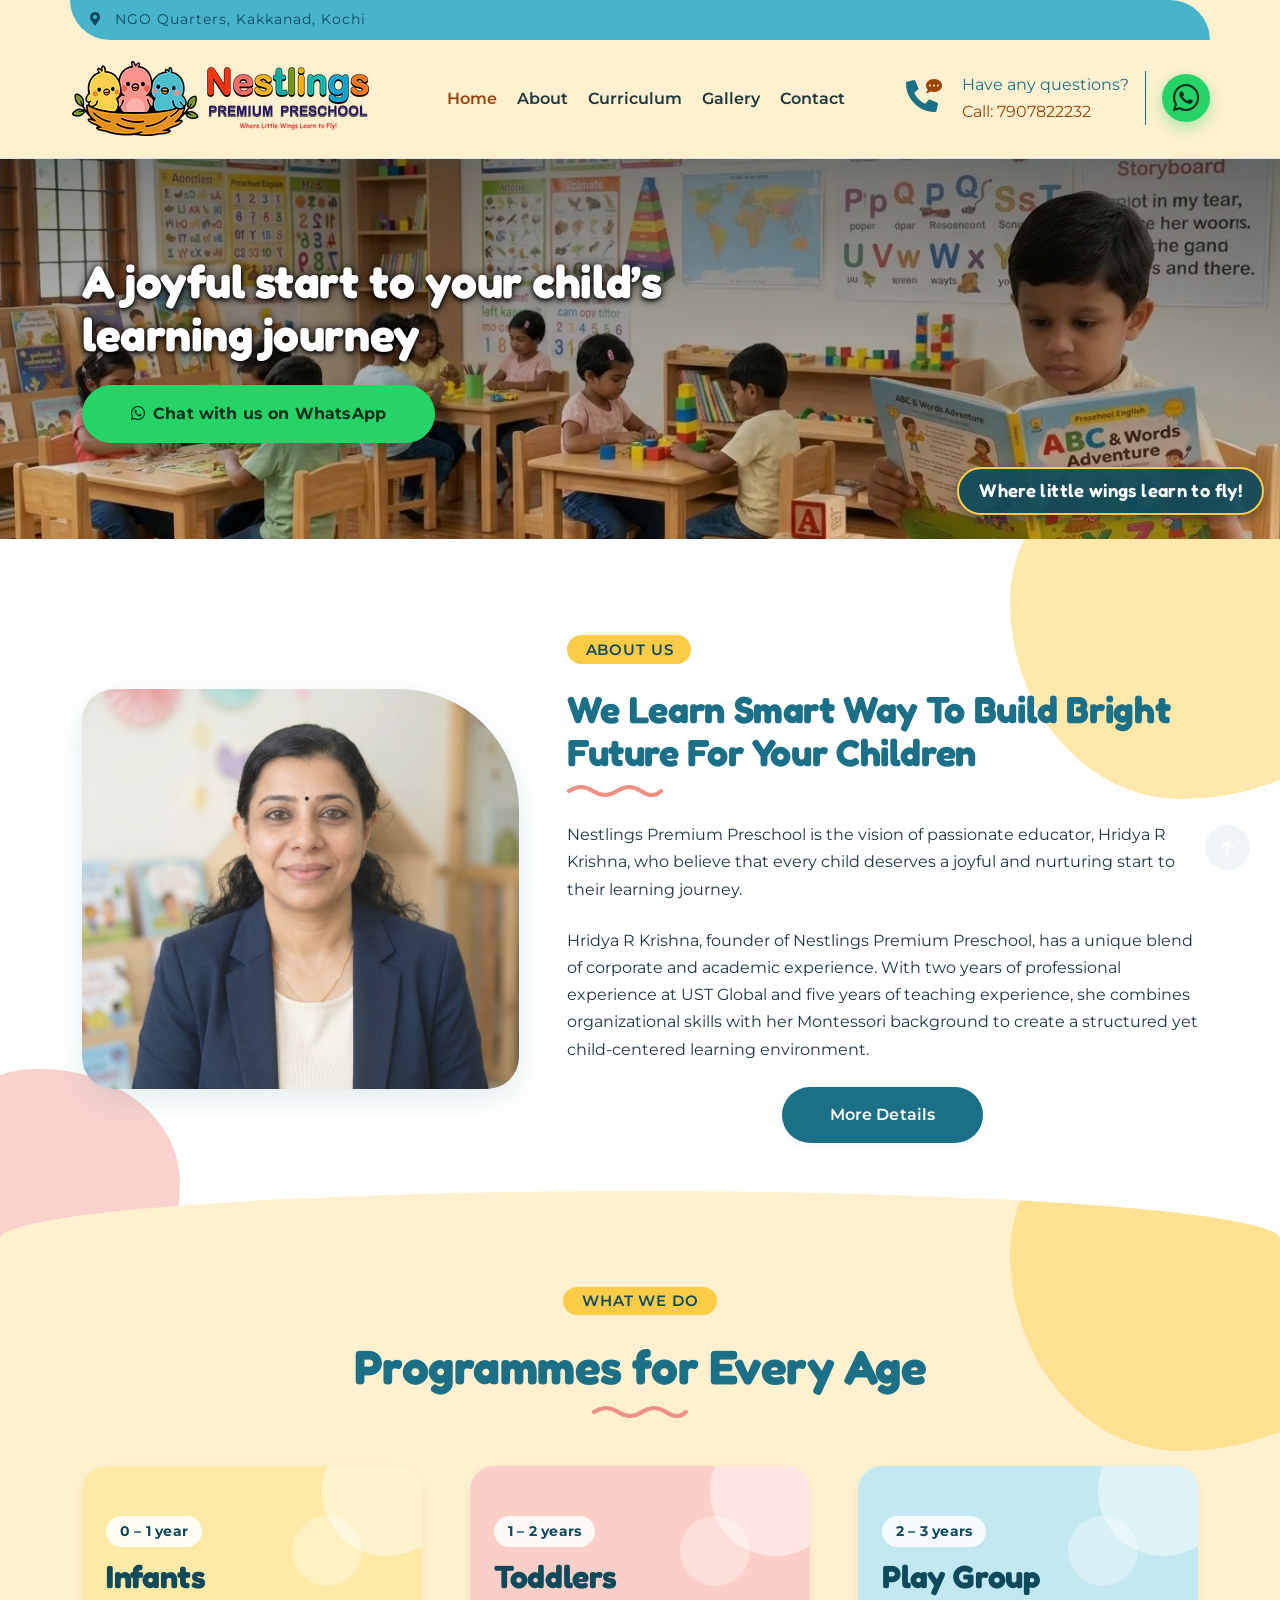
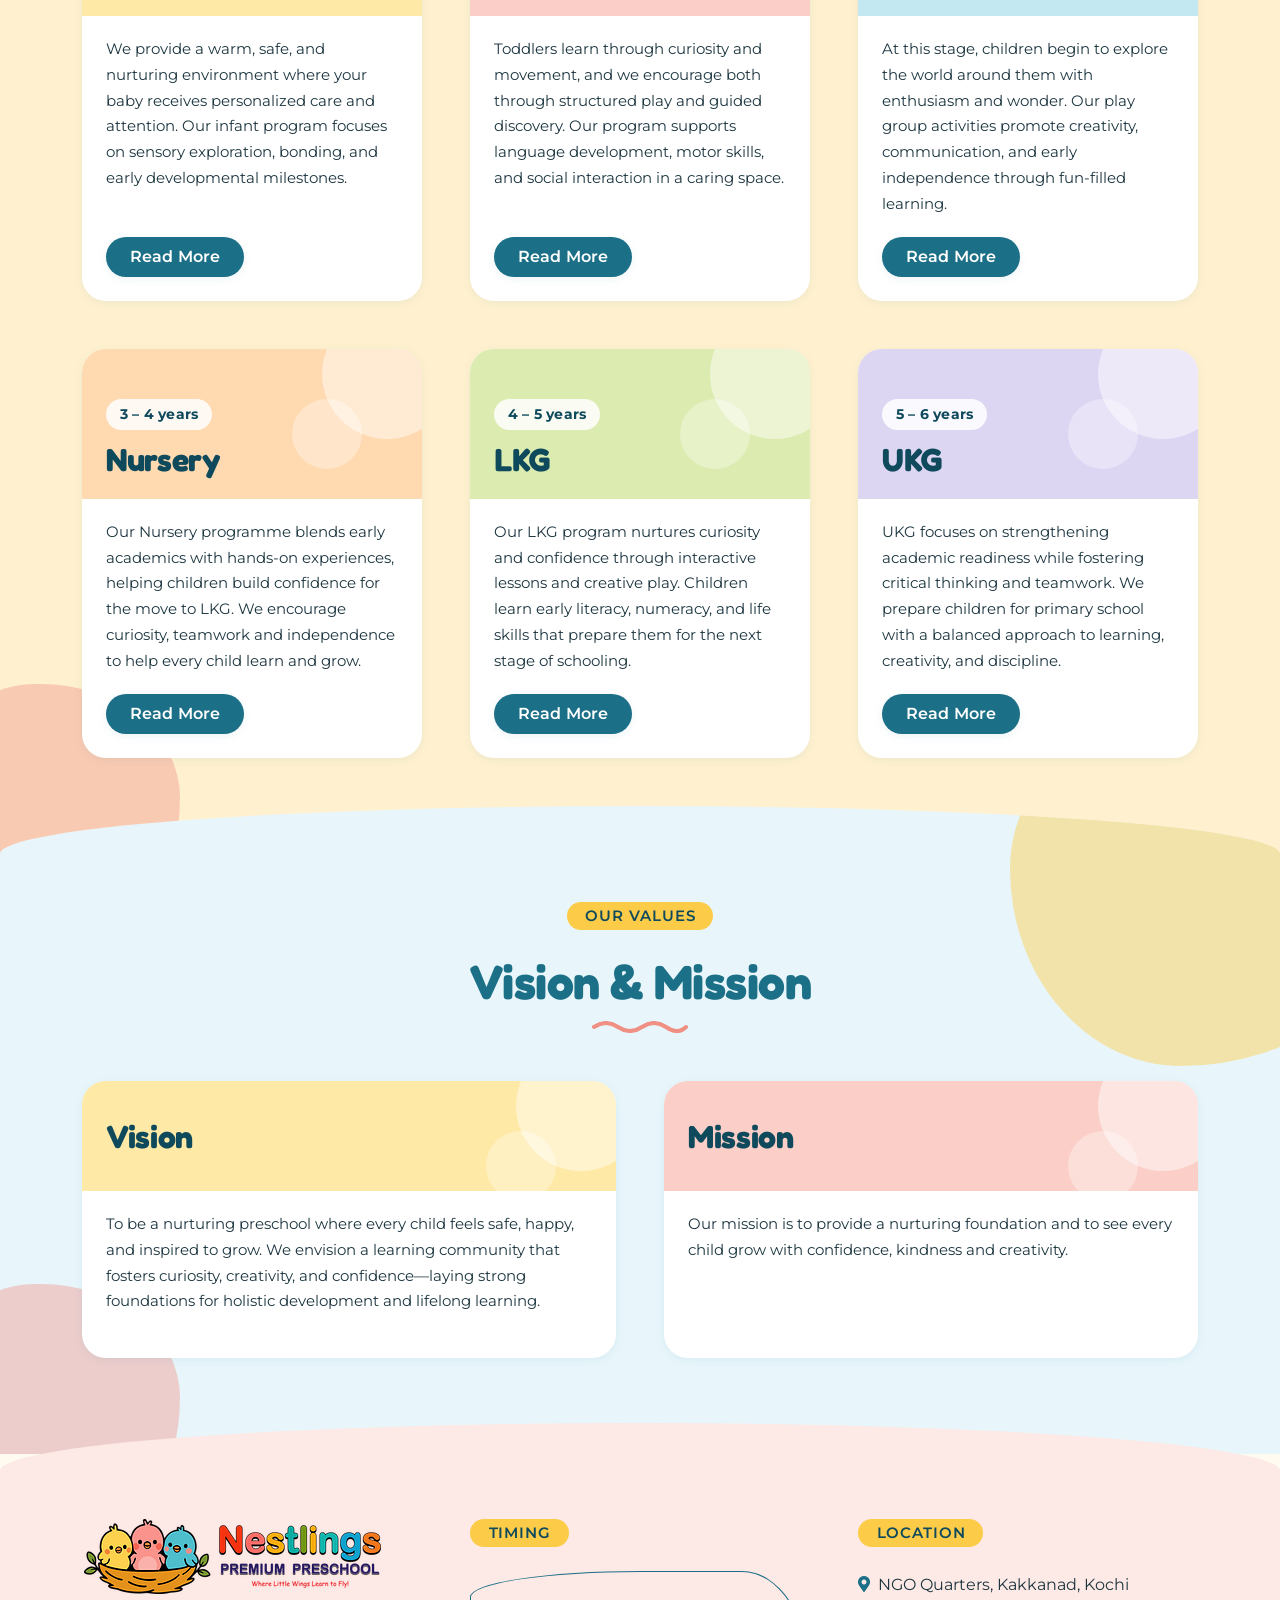
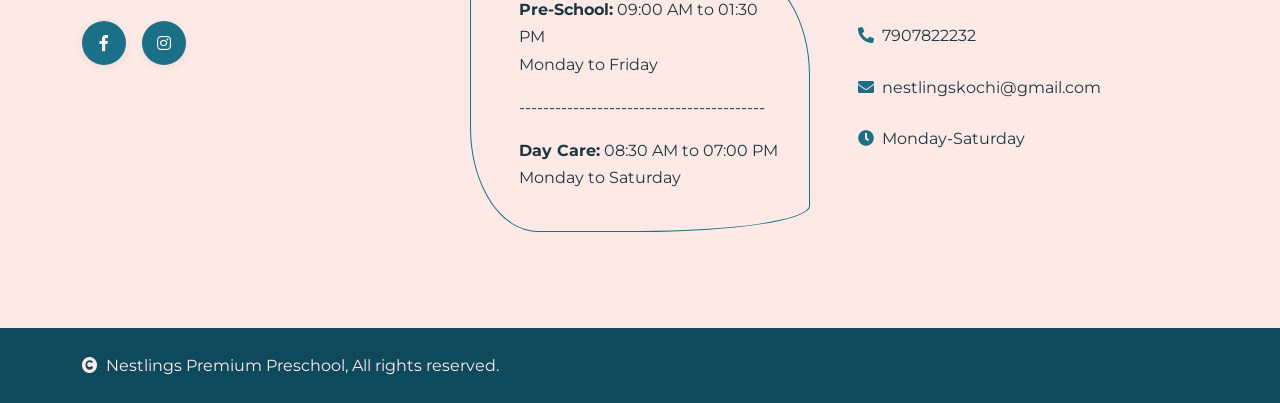
<file: index.html>
<!DOCTYPE html>
<html lang="en">

    <head>
        <meta charset="utf-8">
        <title>Nestlings Premium Preschool</title>
        <link rel="icon" type="image/png" href="img/tab.png">
        <meta content="width=device-width, initial-scale=1.0" name="viewport">
        <meta content="" name="keywords">
        <meta content="" name="description">

        <!-- Google Web Fonts -->
        <link rel="preconnect" href="https://fonts.googleapis.com">
        <link rel="preconnect" href="https://fonts.gstatic.com" crossorigin>
        <link href="https://fonts.googleapis.com/css2?family=Fredoka:wght@500;600;700&family=Montserrat:wght@400;500;600;700&display=swap" rel="stylesheet"> 

        <!-- Icon Font Stylesheet -->
        <link rel="stylesheet" href="https://use.fontawesome.com/releases/v5.15.4/css/all.css"/>

        <!-- Customized Bootstrap Stylesheet -->
        <link href="css/bootstrap.min.css" rel="stylesheet">

        <!-- Template Stylesheet -->
        <link href="css/style.css" rel="stylesheet">

        <!-- Nestlings visual system (loads after style.css) -->
        <link href="css/nestlings-theme.css" rel="stylesheet">
        <link rel="preload" as="image" href="img/banner-sm.webp" media="(max-width: 767.98px)">
        <link rel="preload" as="image" href="img/banner.webp" media="(min-width: 768px)">
        <script src="js/reveal.js"></script>

        

    </head>

    <body>

        <site-header active="index.html"></site-header>


        <!-- Hero Start -->
        <div class="container-fluid py-5 hero-header wow fadeIn" data-wow-delay="0.1s">
            <div class="container">
                <div class="row g-5">
                    <div class="col-lg-7 col-md-12">
                        <p class="hero-tag d-inline-block mb-3 px-4 py-1 fs-2 text-white bg-primary">Where little wings learn to fly!</p>
                        <h1 class="hero-title mb-4 display-5 text-white">A joyful start to your child&rsquo;s learning journey</h1>
                        <a href="https://wa.me/917907822232?text=Hi%2C%20I%27d%20like%20to%20know%20about%20admissions" target="_blank" rel="noopener" class="btn hero-wa px-4 py-3 px-md-5 btn-border-radius"><i class="fab fa-whatsapp me-2"></i>Chat with us on WhatsApp</a>
                    </div>
                </div>
            </div>
        </div>
        <!-- Hero End -->


        <!-- About Start -->
        <div class="container-fluid py-5 about bg-light">
            <div class="container py-5">
                <div class="row g-5 align-items-center">
                    <div class="col-lg-5 wow fadeIn" data-wow-delay="0.1s">
                        <div class="video border">
                        </div>
                    </div>
                    <div class="col-lg-7 wow fadeIn" data-wow-delay="0.3s">
                        <p class="h4 text-primary mb-4 border-bottom border-primary border-2 d-inline-block p-2 title-border-radius">About Us</p>
                        <h2 class="text-dark mb-4 display-5">We Learn Smart Way To Build Bright Future For Your Children</h2>
                        <p class="text-dark mb-4">Nestlings Premium Preschool is the vision of passionate educator, Hridya R Krishna, who believe that every child deserves a joyful and nurturing start to their learning journey.</p>
                        <p class="text-dark mb-4">Hridya R Krishna, founder of Nestlings Premium Preschool, has a unique blend of corporate and academic experience. With two years of professional experience at UST Global and five years of teaching experience, she combines organizational skills with her Montessori background to create a structured yet child-centered learning environment.
                        </p>
                        <div class="text-center">
                            <a href="about.html" class="btn btn-primary px-5 py-3 btn-border-radius">More Details</a>
                        </div>
                    </div>
                </div>
            </div>
        </div>
        <!-- About End -->


        <!-- Service Start -->
        <div class="container-fluid service py-5">
            <div class="container py-5">
                <div class="mx-auto text-center wow fadeIn" data-wow-delay="0.1s" style="max-width: 700px;">
                    <p class="h4 text-primary mb-4 border-bottom border-primary border-2 d-inline-block p-2 title-border-radius">What We Do</p>
                    <h2 class="mb-5 display-3">Programmes for Every Age</h2>
                </div>
                <div class="row g-5">
                    <div class="col-md-6 col-lg-6 col-xl-4 wow fadeIn" data-wow-delay="0.1s">
                        <article class="age-item age-infants">
                            <a href="infants-curriculum.html" class="age-tile" aria-label="Infants curriculum, 0 – 1 year">
                                <span class="age-pill">0 – 1 year</span>
                                <h3 class="age-name">Infants</h3>
                            </a>
                            <div class="age-body">
                                <p>We provide a warm, safe, and nurturing environment where your baby receives personalized care and attention. Our infant program focuses on sensory exploration, bonding, and early developmental milestones.</p>
                                <a href="infants-curriculum.html" class="btn btn-primary px-4 py-2 mt-auto align-self-start">Read More</a>
                            </div>
                        </article>
                    </div>
                    <div class="col-md-6 col-lg-6 col-xl-4 wow fadeIn" data-wow-delay="0.2s">
                        <article class="age-item age-toddlers">
                            <a href="toddlers-curriculum.html" class="age-tile" aria-label="Toddlers curriculum, 1 – 2 years">
                                <span class="age-pill">1 – 2 years</span>
                                <h3 class="age-name">Toddlers</h3>
                            </a>
                            <div class="age-body">
                                <p>Toddlers learn through curiosity and movement, and we encourage both through structured play and guided discovery. Our program supports language development, motor skills, and social interaction in a caring space.</p>
                                <a href="toddlers-curriculum.html" class="btn btn-primary px-4 py-2 mt-auto align-self-start">Read More</a>
                            </div>
                        </article>
                    </div>
                    <div class="col-md-6 col-lg-6 col-xl-4 wow fadeIn" data-wow-delay="0.3s">
                        <article class="age-item age-playgroup">
                            <a href="playgroup-curriculum.html" class="age-tile" aria-label="Play Group curriculum, 2 – 3 years">
                                <span class="age-pill">2 – 3 years</span>
                                <h3 class="age-name">Play Group</h3>
                            </a>
                            <div class="age-body">
                                <p>At this stage, children begin to explore the world around them with enthusiasm and wonder. Our play group activities promote creativity, communication, and early independence through fun-filled learning.</p>
                                <a href="playgroup-curriculum.html" class="btn btn-primary px-4 py-2 mt-auto align-self-start">Read More</a>
                            </div>
                        </article>
                    </div>
                    <div class="col-md-6 col-lg-6 col-xl-4 wow fadeIn" data-wow-delay="0.4s">
                        <article class="age-item age-nursery">
                            <a href="nursery-curriculum.html" class="age-tile" aria-label="Nursery curriculum, 3 – 4 years">
                                <span class="age-pill">3 – 4 years</span>
                                <h3 class="age-name">Nursery</h3>
                            </a>
                            <div class="age-body">
                                <p>Our Nursery programme blends early academics with hands-on experiences, helping children build confidence for the move to LKG. We encourage curiosity, teamwork and independence to help every child learn and grow.</p>
                                <a href="nursery-curriculum.html" class="btn btn-primary px-4 py-2 mt-auto align-self-start">Read More</a>
                            </div>
                        </article>
                    </div>
                    <div class="col-md-6 col-lg-6 col-xl-4 wow fadeIn" data-wow-delay="0.5s">
                        <article class="age-item age-lkg">
                            <a href="lkg-curriculum.html" class="age-tile" aria-label="LKG curriculum, 4 – 5 years">
                                <span class="age-pill">4 – 5 years</span>
                                <h3 class="age-name">LKG</h3>
                            </a>
                            <div class="age-body">
                                <p>Our LKG program nurtures curiosity and confidence through interactive lessons and creative play. Children learn early literacy, numeracy, and life skills that prepare them for the next stage of schooling.</p>
                                <a href="lkg-curriculum.html" class="btn btn-primary px-4 py-2 mt-auto align-self-start">Read More</a>
                            </div>
                        </article>
                    </div>
                    <div class="col-md-6 col-lg-6 col-xl-4 wow fadeIn" data-wow-delay="0.6s">
                        <article class="age-item age-ukg">
                            <a href="ukg-curriculum.html" class="age-tile" aria-label="UKG curriculum, 5 – 6 years">
                                <span class="age-pill">5 – 6 years</span>
                                <h3 class="age-name">UKG</h3>
                            </a>
                            <div class="age-body">
                                <p>UKG focuses on strengthening academic readiness while fostering critical thinking and teamwork. We prepare children for primary school with a balanced approach to learning, creativity, and discipline.</p>
                                <a href="ukg-curriculum.html" class="btn btn-primary px-4 py-2 mt-auto align-self-start">Read More</a>
                            </div>
                        </article>
                    </div>
                </div>
            </div>
        </div>
        <!-- Service End -->


<!-- Events Start -->
        <div class="container-fluid service py-5">
            <div class="container py-5">
                <div class="mx-auto text-center wow fadeIn" data-wow-delay="0.1s" style="max-width: 700px;">
                    <p class="h4 text-primary mb-4 border-bottom border-primary border-2 d-inline-block p-2 title-border-radius">Our Values</p>
                    <h2 class="mb-5 display-3">Vision & Mission</h2>
                </div>
                <div class="row g-5">
                    <div class="col-md-6 col-lg-6 col-xl-6 wow fadeIn" data-wow-delay="0.1s">
                        <article class="age-item age-vision">
                            <div class="age-tile age-tile-sm">
                                <h3 class="age-name">Vision</h3>
                            </div>
                            <div class="age-body">
                                <p>To be a nurturing preschool where every child feels safe, happy, and inspired to grow. We envision a learning community that fosters curiosity, creativity, and confidence—laying strong foundations for holistic development and lifelong learning.</p>
                            </div>
                        </article>
                    </div>
                    
                    <div class="col-md-6 col-lg-6 col-xl-6 wow fadeIn" data-wow-delay="0.7s">
                        <article class="age-item age-mission">
                            <div class="age-tile age-tile-sm">
                                <h3 class="age-name">Mission</h3>
                            </div>
                            <div class="age-body">
                                <p>Our mission is to provide a nurturing foundation and to see every child grow with confidence, kindness and creativity.</p>
                            </div>
                        </article>
                    </div>
                </div>
            </div>
        </div>
        <!-- Events End-->


<site-footer></site-footer>

        
    <!-- JavaScript Libraries -->
    <script src="https://ajax.googleapis.com/ajax/libs/jquery/3.6.4/jquery.min.js"></script>
    <script src="https://cdn.jsdelivr.net/npm/bootstrap@5.0.0/dist/js/bootstrap.bundle.min.js"></script>
    <script src="lib/easing/easing.min.js"></script>

    <!-- Shared header/footer components (must load before main.js) -->
    <script src="js/shared-component.js"></script>

    <!-- Template Javascript -->
    <script src="js/main.js"></script>
    </body>

</html>
</file>
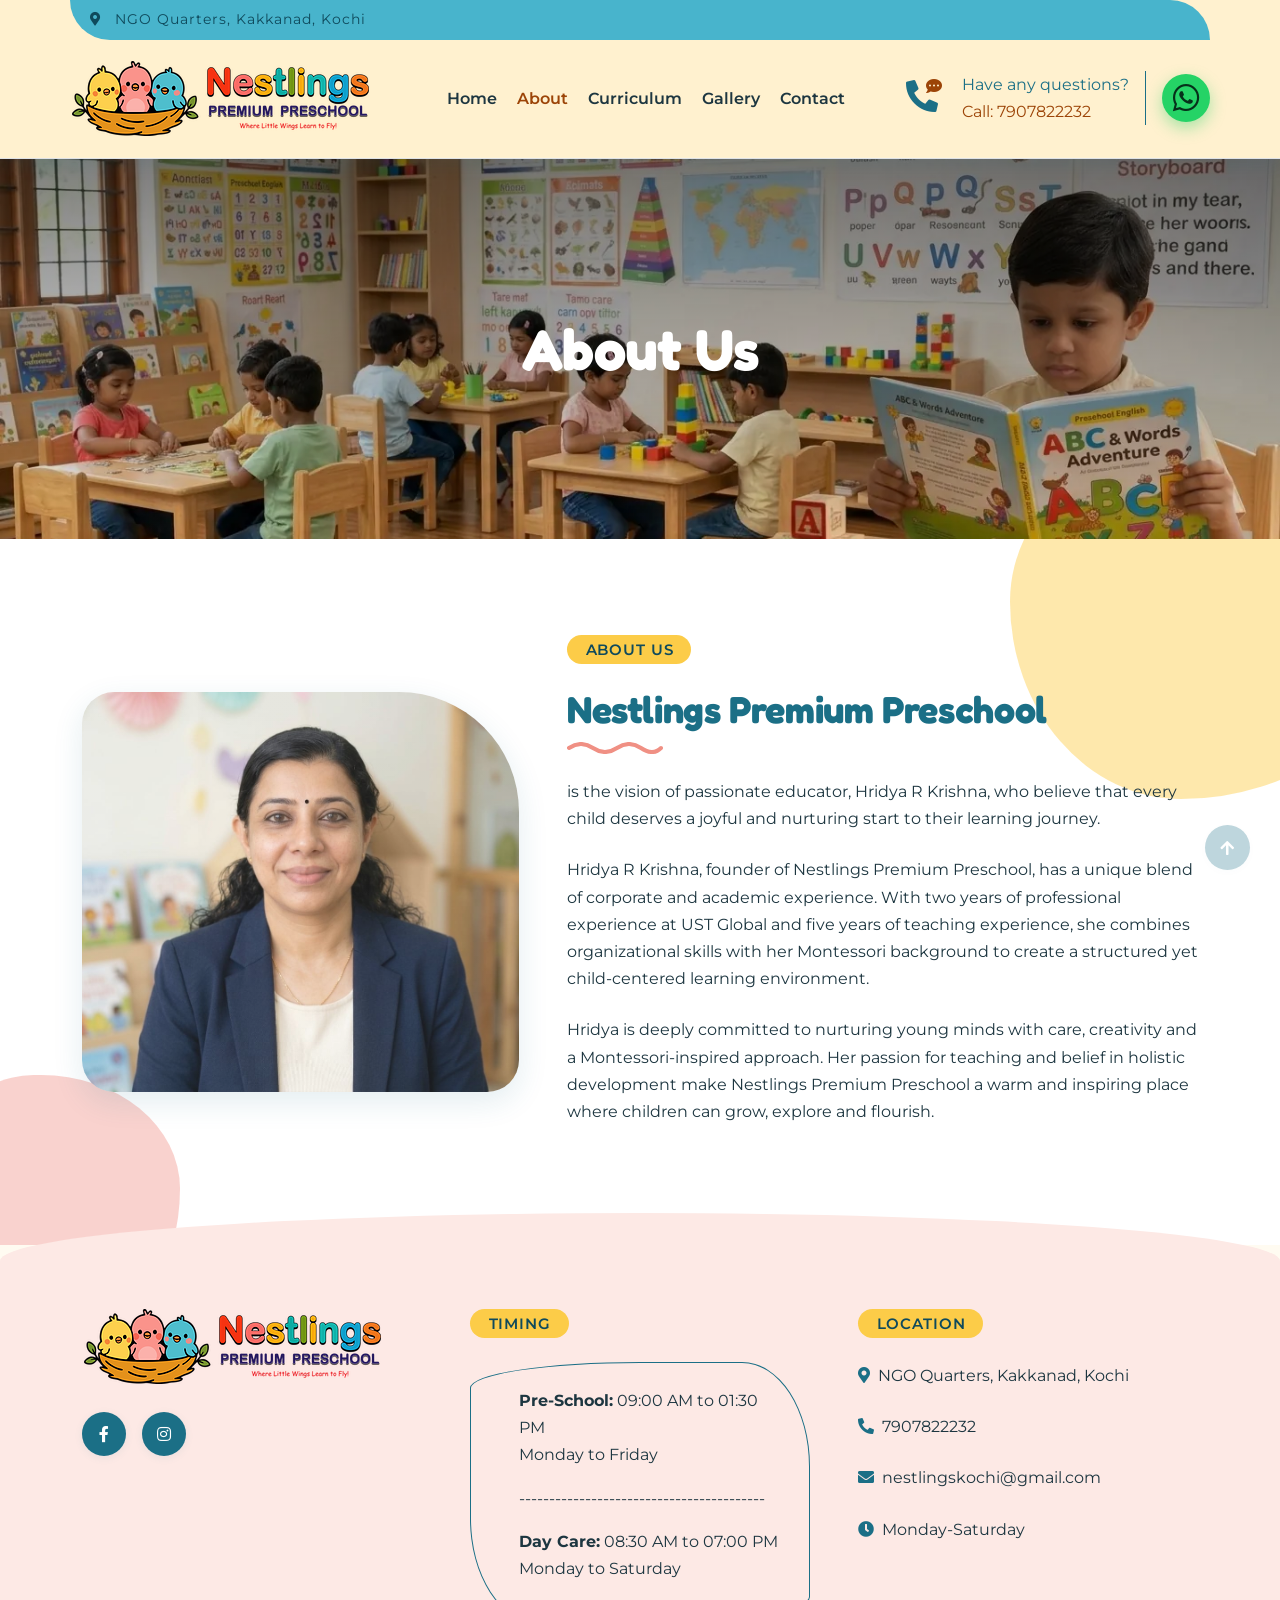
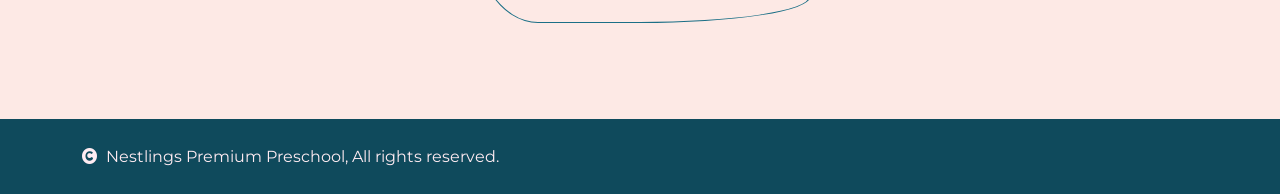
<file: about.html>
<!DOCTYPE html>
<html lang="en">

    <head>
        <meta charset="utf-8">
        <title>Nestlings Premium Preschool</title>
        <link rel="icon" type="image/png" href="img/tab.png">
        <meta content="width=device-width, initial-scale=1.0" name="viewport">
        <meta content="" name="keywords">
        <meta content="" name="description">

        <!-- Google Web Fonts -->
        <link rel="preconnect" href="https://fonts.googleapis.com">
        <link rel="preconnect" href="https://fonts.gstatic.com" crossorigin>
        <link href="https://fonts.googleapis.com/css2?family=Fredoka:wght@500;600;700&family=Montserrat:wght@400;500;600;700&display=swap" rel="stylesheet"> 

        <!-- Icon Font Stylesheet -->
        <link rel="stylesheet" href="https://use.fontawesome.com/releases/v5.15.4/css/all.css"/>

        <!-- Customized Bootstrap Stylesheet -->
        <link href="css/bootstrap.min.css" rel="stylesheet">

        <!-- Template Stylesheet -->
        <link href="css/style.css" rel="stylesheet">

        <!-- Nestlings visual system (loads after style.css) -->
        <link href="css/nestlings-theme.css" rel="stylesheet">
        <link rel="preload" as="image" href="img/banner-sm.webp" media="(max-width: 767.98px)">
        <link rel="preload" as="image" href="img/banner.webp" media="(min-width: 768px)">
        <script src="js/reveal.js"></script>

        

    </head>

    <body>

        <site-header active="about.html"></site-header>


        <!-- Modal Search Start -->
        <!-- Modal Search End -->


        <!-- Page Header Start -->
        <div class="container-fluid page-header py-5 wow fadeIn" data-wow-delay="0.1s">
            <div class="container text-center py-5">
                <h1 class="display-2 text-white mb-0">About Us</h1>
            </div>
        </div>
        <!-- Page Header End -->


        <!-- About Start -->
        <div class="container-fluid py-5 about bg-light">
            <div class="container py-5">
                <div class="row g-5 align-items-center">
                    <div class="col-lg-5 wow fadeIn" data-wow-delay="0.1s">
                        <div class="video border">
                        </div>
                    </div>
                    <div class="col-lg-7 wow fadeIn" data-wow-delay="0.3s">
                        <p class="h4 text-primary mb-4 border-bottom border-primary border-2 d-inline-block p-2 title-border-radius">About Us</p>
                        <h2 class="text-dark mb-4 display-5">Nestlings Premium Preschool</h2>
                        <p class="text-dark mb-4">is the vision of passionate educator, Hridya R Krishna, who believe that every child deserves a joyful and nurturing start to their learning journey.</p>
                        <p class="text-dark mb-4">Hridya R Krishna, founder of Nestlings Premium Preschool, has a unique blend of corporate and academic experience. With two years of professional experience at UST Global and five years of teaching experience, she combines organizational skills with her Montessori background to create a structured yet child-centered learning environment.</p>
                        <p class="text-dark mb-4">Hridya is deeply committed to nurturing young minds with care, creativity and a Montessori-inspired approach. Her passion for teaching and belief in holistic development make Nestlings Premium Preschool a warm and inspiring place where children can grow, explore and flourish.</p>
                        
                    </div>
                </div>
            </div>
        </div>
        <!-- Modal Video -->
        <!-- About End -->


        <site-footer></site-footer>

        
    <!-- JavaScript Libraries -->
    <script src="https://ajax.googleapis.com/ajax/libs/jquery/3.6.4/jquery.min.js"></script>
    <script src="https://cdn.jsdelivr.net/npm/bootstrap@5.0.0/dist/js/bootstrap.bundle.min.js"></script>
    <script src="lib/easing/easing.min.js"></script>

    <!-- Shared header/footer components (must load before main.js) -->
    <script src="js/shared-component.js"></script>

    <!-- Template Javascript -->
    <script src="js/main.js"></script>
    </body>

</html>
</file>
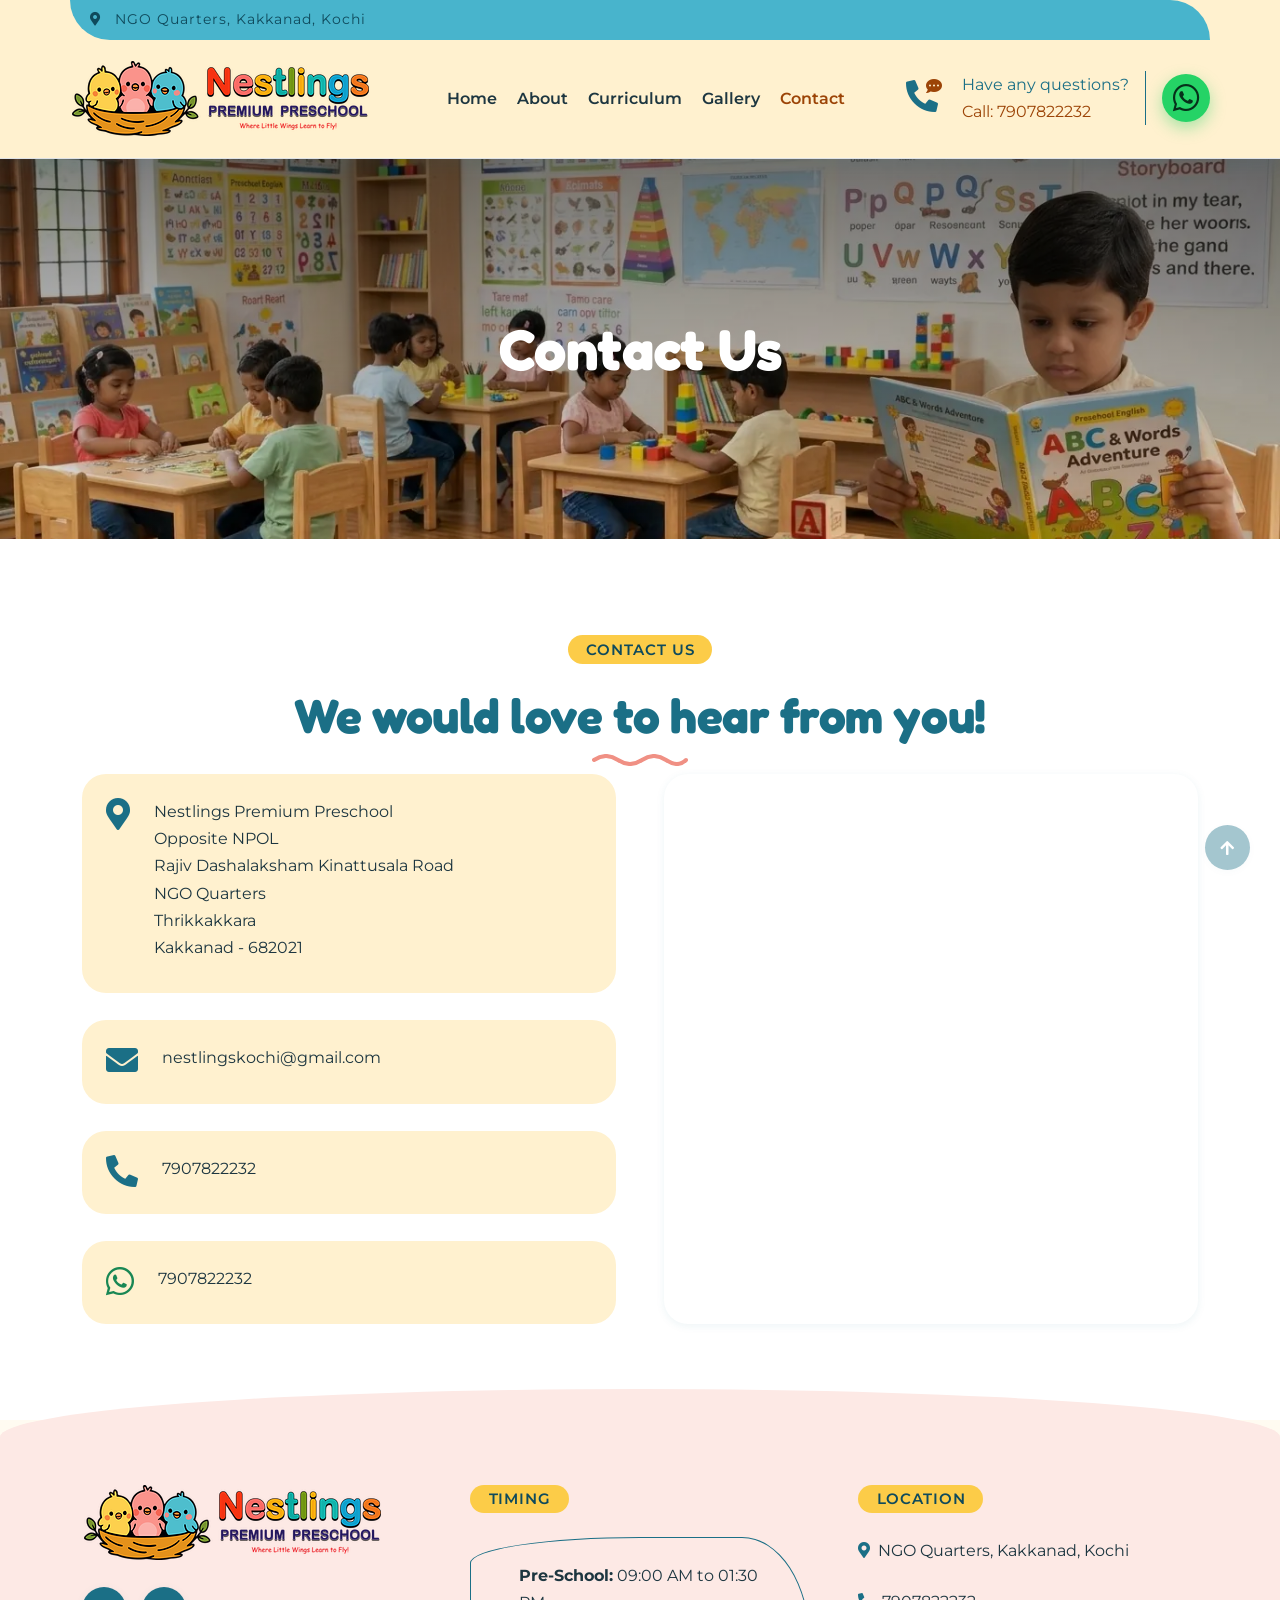
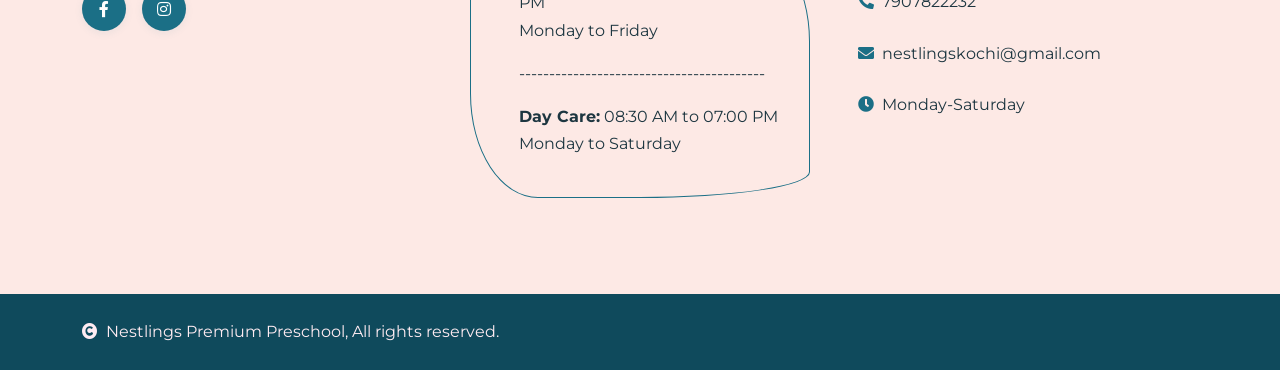
<file: contact.html>
<!DOCTYPE html>
<html lang="en">

    <head>
        <meta charset="utf-8">
        <title>Nestlings Premium Preschool</title>
        <link rel="icon" type="image/png" href="img/tab.png">
        <meta content="width=device-width, initial-scale=1.0" name="viewport">
        <meta content="" name="keywords">
        <meta content="" name="description">

        <!-- Google Web Fonts -->
        <link rel="preconnect" href="https://fonts.googleapis.com">
        <link rel="preconnect" href="https://fonts.gstatic.com" crossorigin>
        <link href="https://fonts.googleapis.com/css2?family=Fredoka:wght@500;600;700&family=Montserrat:wght@400;500;600;700&display=swap" rel="stylesheet"> 

        <!-- Icon Font Stylesheet -->
        <link rel="stylesheet" href="https://use.fontawesome.com/releases/v5.15.4/css/all.css"/>

        <!-- Customized Bootstrap Stylesheet -->
        <link href="css/bootstrap.min.css" rel="stylesheet">

        <!-- Template Stylesheet -->
        <link href="css/style.css" rel="stylesheet">

        <!-- Nestlings visual system (loads after style.css) -->
        <link href="css/nestlings-theme.css" rel="stylesheet">
        <link rel="preload" as="image" href="img/banner-sm.webp" media="(max-width: 767.98px)">
        <link rel="preload" as="image" href="img/banner.webp" media="(min-width: 768px)">
        <script src="js/reveal.js"></script>

        

    </head>

    <body>

        <site-header active="contact.html"></site-header>


        <!-- Modal Search Start -->
        <!-- Modal Search End -->


        <!-- Page Header Start -->
        <div class="container-fluid page-header py-5 wow fadeIn" data-wow-delay="0.1s">
            <div class="container text-center py-5">
                <h1 class="display-2 text-white mb-0">Contact Us</h1>
            </div>
        </div>
        <!-- Page Header End -->


        <!-- Contact Start -->
        <div class="container-fluid py-5 bg-light">
            <div class="container py-5">
                    <div class="mx-auto text-center wow fadeIn" data-wow-delay="0.1s" style="max-width: 700px;">
                        <p class="h4 text-primary mb-4 border-bottom border-primary border-2 d-inline-block p-2 title-border-radius">Contact Us</p>
                        <h2 class="display-3">We would love to hear from you!</h2>
                    </div>
                    
                    <div class="row g-5">
                        <div class="col-lg-6 wow fadeIn" data-wow-delay="0.3s">
                        
                            <div class="d-flex w-100 border border-primary p-4 rounded bg-white">
                                <i class="fas fa-map-marker-alt fa-2x text-primary me-4"></i>
                                <div class="">
                                    <p class="mb-2">Nestlings Premium Preschool<br>Opposite NPOL<br>Rajiv Dashalaksham Kinattusala Road<br>NGO Quarters<br> Thrikkakkara<br>Kakkanad - 682021</p>
                                </div>
                            </div><br>
                            
                            <div class="d-flex w-100 border border-primary p-4 rounded bg-white contact-box">
   								<i class="fas fa-envelope fa-2x text-primary me-4"></i>
   								 <div><p class="mb-2">
            					<a href="mailto:nestlingskochi@gmail.com" class="text-dark text-decoration-none">nestlingskochi@gmail.com</a>
        						</p>
    						  </div>
							</div><br>
                            
                            <div class="d-flex w-100 border border-primary p-4 rounded bg-white">
                                <i class="fa fa-phone-alt fa-2x text-primary me-4"></i>
                                <div class="">
                                    <p class="mb-2"><a href="tel:+917907822232" class="text-dark text-decoration-none">7907822232</a></p>
                                </div>
                            </div><br>
                            
                            <div class="d-flex w-100 border border-primary p-4 rounded bg-white">
                                <i class="fab fa-whatsapp fa-2x text-success me-4"></i>
                                <div class="">
                                    <p class="mb-2"><a href="https://wa.me/917907822232?text=Hi%2C%20I%27d%20like%20to%20know%20about%20admissions" target="_blank" rel="noopener" class="text-dark text-decoration-none">7907822232</a></p>
                                </div>
                            </div>
                            
                        </div>
                        <div class="col-lg-6 wow fadeIn" data-wow-delay="0.5s">
  <div class="border border-primary h-100 rounded map-container">
    <iframe 
      src="https://www.google.com/maps/embed?pb=!1m18!1m12!1m3!1d3928.916268917081!2d76.33171899999999!3d10.0237683!2m3!1f0!2f0!3f0!3m2!1i1024!2i768!4f13.1!3m3!1m2!1s0x2130b70ac92a1c77%3A0xab9f6ecfb64646c2!2sNestlings%20Premium%20Preschool!5e0!3m2!1sen!2sin!4v1759346666214!5m2!1sen!2sin" 
      allowfullscreen="" 
      loading="lazy" 
      referrerpolicy="no-referrer-when-downgrade">
    </iframe>
  </div>
</div>

                    </div>
            </div>
        </div>
        <!-- Contact End -->


        <site-footer></site-footer>

        
    <!-- JavaScript Libraries -->
    <script src="https://ajax.googleapis.com/ajax/libs/jquery/3.6.4/jquery.min.js"></script>
    <script src="https://cdn.jsdelivr.net/npm/bootstrap@5.0.0/dist/js/bootstrap.bundle.min.js"></script>
    <script src="lib/easing/easing.min.js"></script>

    <!-- Shared header/footer components (must load before main.js) -->
    <script src="js/shared-component.js"></script>

    <!-- Template Javascript -->
    <script src="js/main.js"></script>
    </body>

</html>
</file>
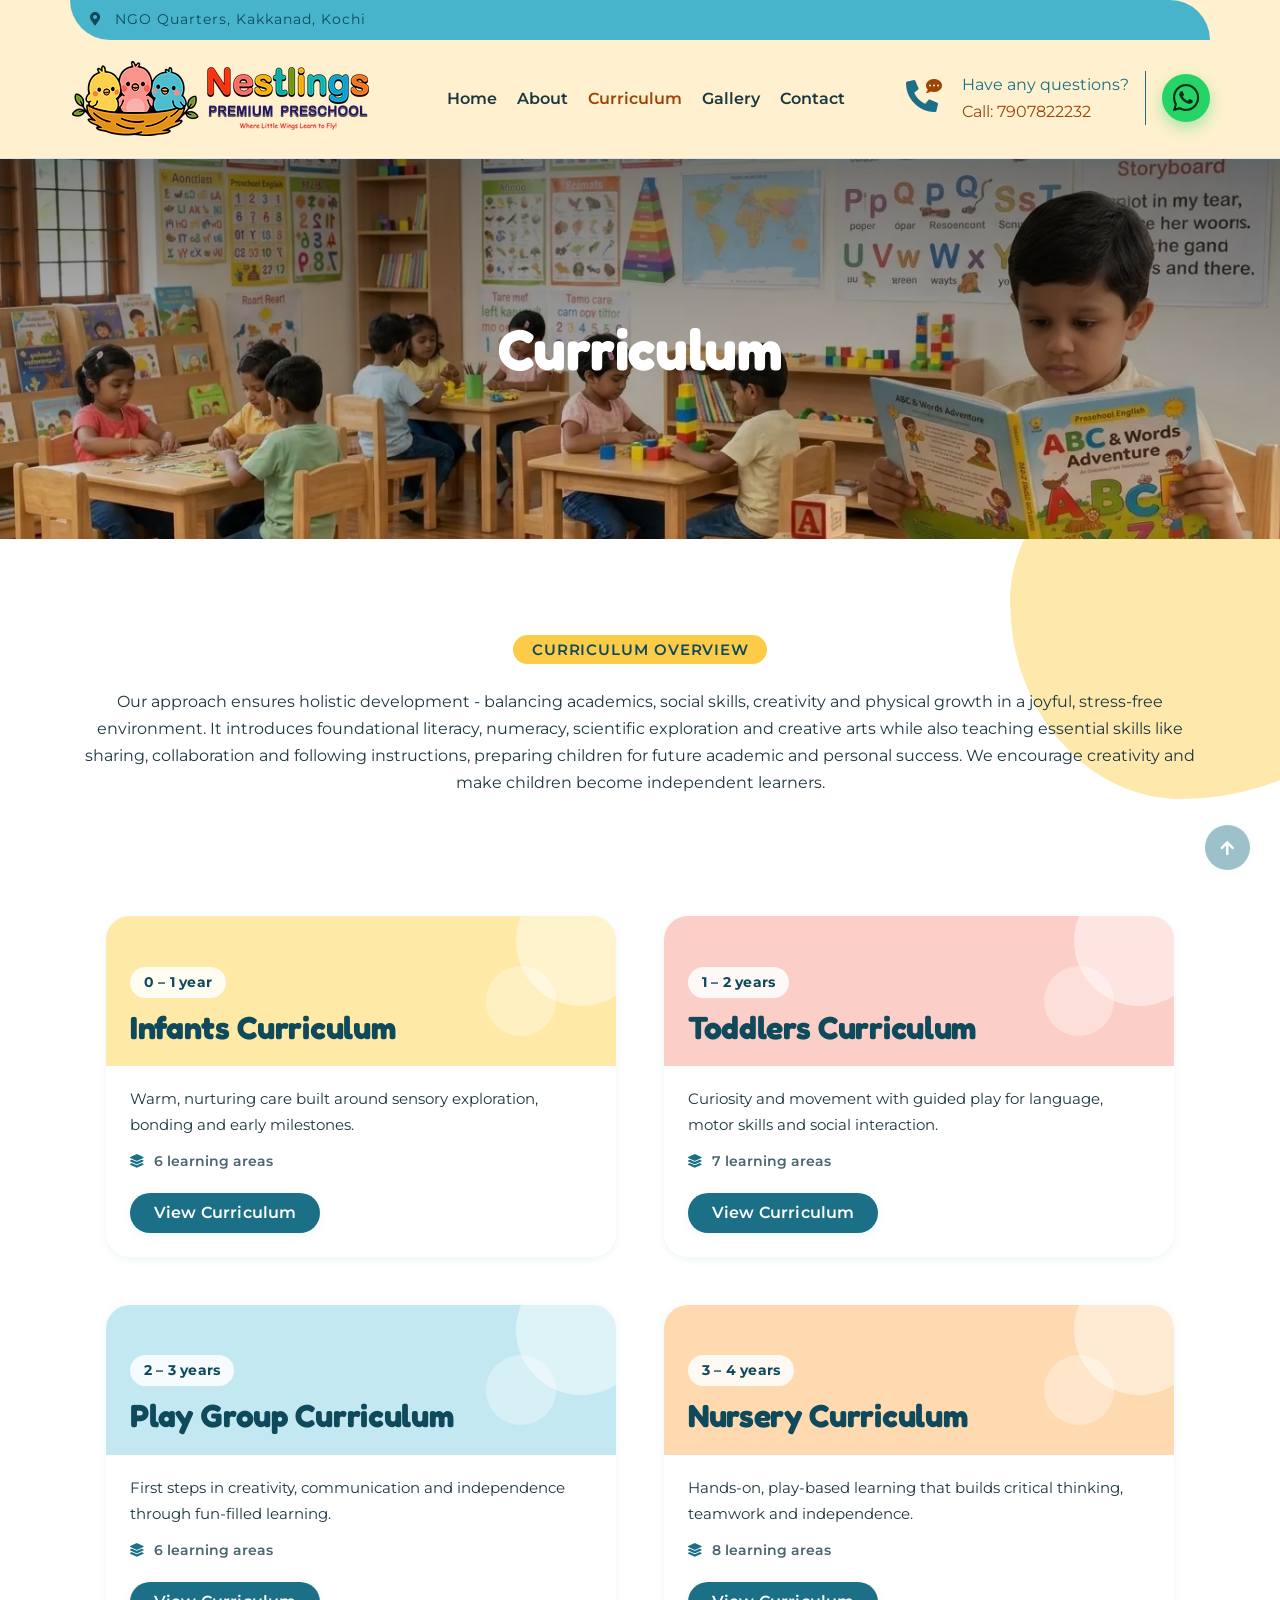
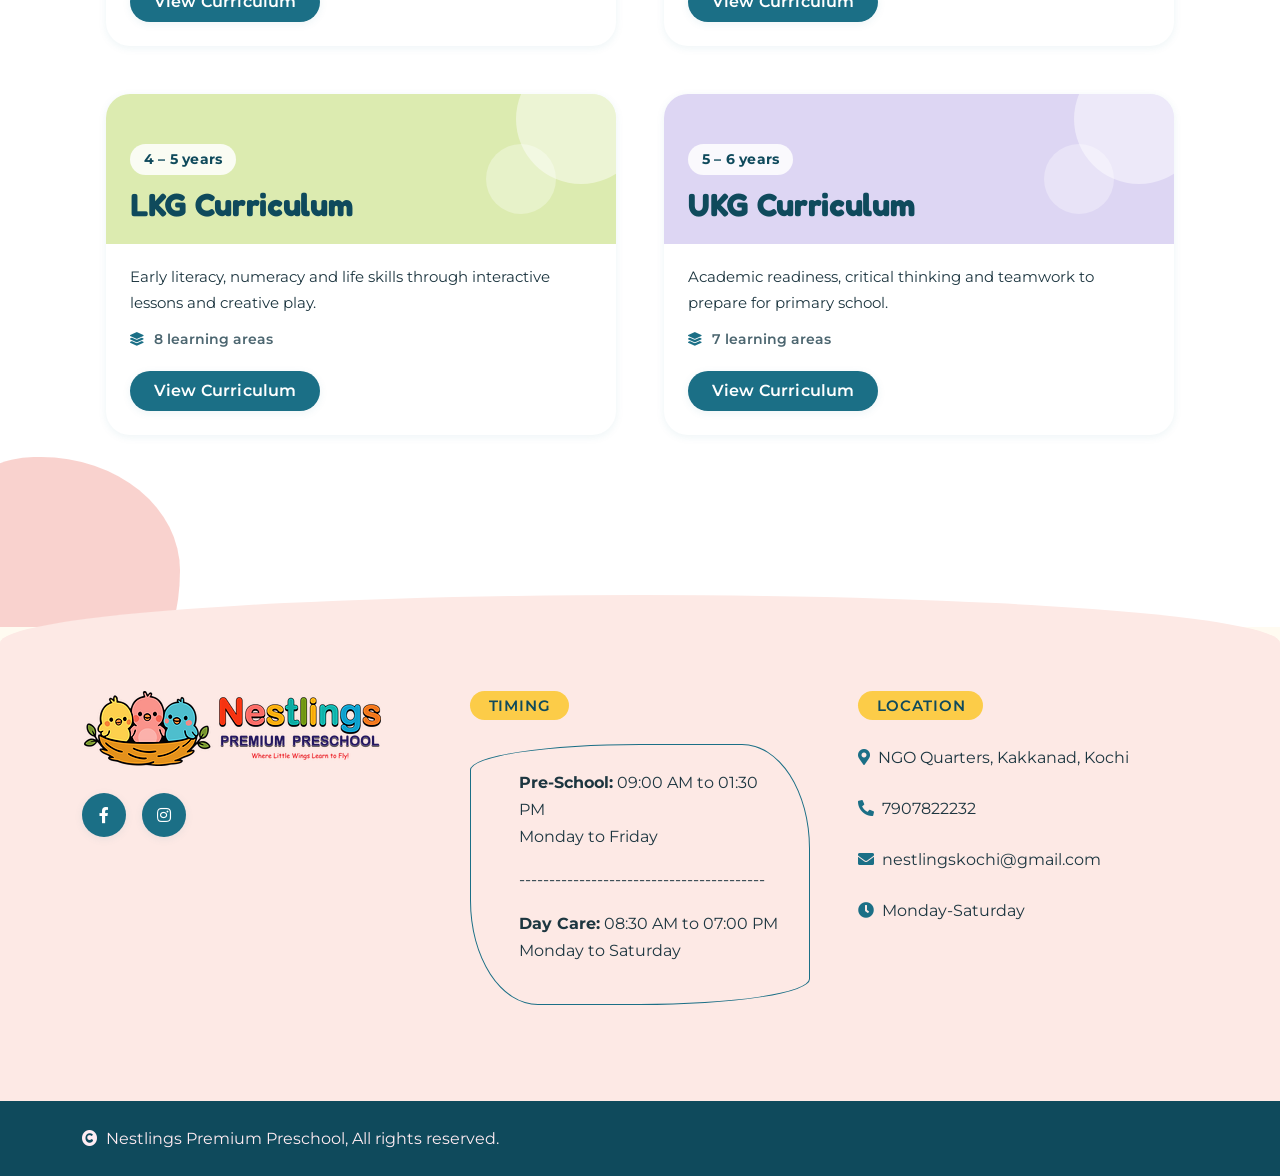
<file: curriculum.html>
<!DOCTYPE html>
<html lang="en">

    <head>
        <meta charset="utf-8">
        <title>Nestlings Premium Preschool</title>
        <link rel="icon" type="image/png" href="img/tab.png">
        <meta content="width=device-width, initial-scale=1.0" name="viewport">
        <meta content="" name="keywords">
        <meta content="" name="description">

        <!-- Google Web Fonts -->
        <link rel="preconnect" href="https://fonts.googleapis.com">
        <link rel="preconnect" href="https://fonts.gstatic.com" crossorigin>
        <link href="https://fonts.googleapis.com/css2?family=Fredoka:wght@500;600;700&family=Montserrat:wght@400;500;600;700&display=swap" rel="stylesheet"> 

        <!-- Icon Font Stylesheet -->
        <link rel="stylesheet" href="https://use.fontawesome.com/releases/v5.15.4/css/all.css"/>

        <!-- Customized Bootstrap Stylesheet -->
        <link href="css/bootstrap.min.css" rel="stylesheet">

        <!-- Template Stylesheet -->
        <link href="css/style.css" rel="stylesheet">

        <!-- Nestlings visual system (loads after style.css) -->
        <link href="css/nestlings-theme.css" rel="stylesheet">
        <link rel="preload" as="image" href="img/banner-sm.webp" media="(max-width: 767.98px)">
        <link rel="preload" as="image" href="img/banner.webp" media="(min-width: 768px)">
        <script src="js/reveal.js"></script>

        

    </head>

    <body>

        <site-header active="curriculum.html"></site-header>


        <!-- Modal Search Start -->
        <!-- Modal Search End -->


        <!-- Page Header Start -->
        <div class="container-fluid page-header py-5 wow fadeIn" data-wow-delay="0.1s">
            <div class="container text-center py-5">
                <h1 class="display-2 text-white mb-0">Curriculum</h1>
            </div>
        </div>
        <!-- Page Header End -->


        <!-- About Start -->
        <div class="container-fluid py-5 about bg-light">
            <div class="container py-5">
            
            <div class="col-lg-12 wow fadeIn" data-wow-delay="0.3s" align="center">
                        <p class="h4 text-primary mb-4 border-bottom border-primary border-2 d-inline-block p-2 title-border-radius">Curriculum Overview</p>
                        <p class="text-dark mb-4">Our approach ensures holistic development - balancing academics, social skills, creativity and physical growth in a joyful, stress-free environment. It introduces foundational literacy, numeracy, scientific exploration and creative arts while also teaching essential skills like sharing, collaboration and following instructions, preparing children for future academic and personal success. We encourage creativity and make children become independent learners.</p>
            </div>
            
                
                    <div class="container-fluid service service-plain py-5">
            <div class="container py-5">
                <div class="row g-5">
                    <div class="col-md-6 col-lg-6 col-xl-6 wow fadeIn" data-wow-delay="0.1s">
                        <article class="age-item age-infants">
                            <a href="infants-curriculum.html" class="age-tile" aria-label="Infants curriculum, 0 – 1 year">
                                <span class="age-pill">0 – 1 year</span>
                                <h3 class="age-name">Infants Curriculum</h3>
                            </a>
                            <div class="age-body">
                                <p>Warm, nurturing care built around sensory exploration, bonding and early milestones.</p>
                                <p class="cur-meta"><i class="fas fa-layer-group"></i> 6 learning areas</p>
                                <a href="infants-curriculum.html" class="btn btn-primary px-4 py-2 align-self-start">View Curriculum</a>
                            </div>
                        </article>
                    </div>
                    <div class="col-md-6 col-lg-6 col-xl-6 wow fadeIn" data-wow-delay="0.1s">
                        <article class="age-item age-toddlers">
                            <a href="toddlers-curriculum.html" class="age-tile" aria-label="Toddlers curriculum, 1 – 2 years">
                                <span class="age-pill">1 – 2 years</span>
                                <h3 class="age-name">Toddlers Curriculum</h3>
                            </a>
                            <div class="age-body">
                                <p>Curiosity and movement with guided play for language, motor skills and social interaction.</p>
                                <p class="cur-meta"><i class="fas fa-layer-group"></i> 7 learning areas</p>
                                <a href="toddlers-curriculum.html" class="btn btn-primary px-4 py-2 align-self-start">View Curriculum</a>
                            </div>
                        </article>
                    </div>
                    <div class="col-md-6 col-lg-6 col-xl-6 wow fadeIn" data-wow-delay="0.1s">
                        <article class="age-item age-playgroup">
                            <a href="playgroup-curriculum.html" class="age-tile" aria-label="Play Group curriculum, 2 – 3 years">
                                <span class="age-pill">2 – 3 years</span>
                                <h3 class="age-name">Play Group Curriculum</h3>
                            </a>
                            <div class="age-body">
                                <p>First steps in creativity, communication and independence through fun-filled learning.</p>
                                <p class="cur-meta"><i class="fas fa-layer-group"></i> 6 learning areas</p>
                                <a href="playgroup-curriculum.html" class="btn btn-primary px-4 py-2 align-self-start">View Curriculum</a>
                            </div>
                        </article>
                    </div>
                    <div class="col-md-6 col-lg-6 col-xl-6 wow fadeIn" data-wow-delay="0.2s">
                        <article class="age-item age-nursery">
                            <a href="nursery-curriculum.html" class="age-tile" aria-label="Nursery curriculum, 3 – 4 years">
                                <span class="age-pill">3 – 4 years</span>
                                <h3 class="age-name">Nursery Curriculum</h3>
                            </a>
                            <div class="age-body">
                                <p>Hands-on, play-based learning that builds critical thinking, teamwork and independence.</p>
                                <p class="cur-meta"><i class="fas fa-layer-group"></i> 8 learning areas</p>
                                <a href="nursery-curriculum.html" class="btn btn-primary px-4 py-2 align-self-start">View Curriculum</a>
                            </div>
                        </article>
                    </div>
                    <div class="col-md-6 col-lg-6 col-xl-6 wow fadeIn" data-wow-delay="0.2s">
                        <article class="age-item age-lkg">
                            <a href="lkg-curriculum.html" class="age-tile" aria-label="LKG curriculum, 4 – 5 years">
                                <span class="age-pill">4 – 5 years</span>
                                <h3 class="age-name">LKG Curriculum</h3>
                            </a>
                            <div class="age-body">
                                <p>Early literacy, numeracy and life skills through interactive lessons and creative play.</p>
                                <p class="cur-meta"><i class="fas fa-layer-group"></i> 8 learning areas</p>
                                <a href="lkg-curriculum.html" class="btn btn-primary px-4 py-2 align-self-start">View Curriculum</a>
                            </div>
                        </article>
                    </div>
                    <div class="col-md-6 col-lg-6 col-xl-6 wow fadeIn" data-wow-delay="0.2s">
                        <article class="age-item age-ukg">
                            <a href="ukg-curriculum.html" class="age-tile" aria-label="UKG curriculum, 5 – 6 years">
                                <span class="age-pill">5 – 6 years</span>
                                <h3 class="age-name">UKG Curriculum</h3>
                            </a>
                            <div class="age-body">
                                <p>Academic readiness, critical thinking and teamwork to prepare for primary school.</p>
                                <p class="cur-meta"><i class="fas fa-layer-group"></i> 7 learning areas</p>
                                <a href="ukg-curriculum.html" class="btn btn-primary px-4 py-2 align-self-start">View Curriculum</a>
                            </div>
                        </article>
                    </div>
                </div>
            </div>
        </div>
                
            </div>
        </div>
        <!-- Modal Video -->
        <!-- About End -->


        <site-footer></site-footer>

        
    <!-- JavaScript Libraries -->
    <script src="https://ajax.googleapis.com/ajax/libs/jquery/3.6.4/jquery.min.js"></script>
    <script src="https://cdn.jsdelivr.net/npm/bootstrap@5.0.0/dist/js/bootstrap.bundle.min.js"></script>
    <script src="lib/easing/easing.min.js"></script>

    <!-- Shared header/footer components (must load before main.js) -->
    <script src="js/shared-component.js"></script>

    <!-- Template Javascript -->
    <script src="js/main.js"></script>
    </body>

</html>
</file>
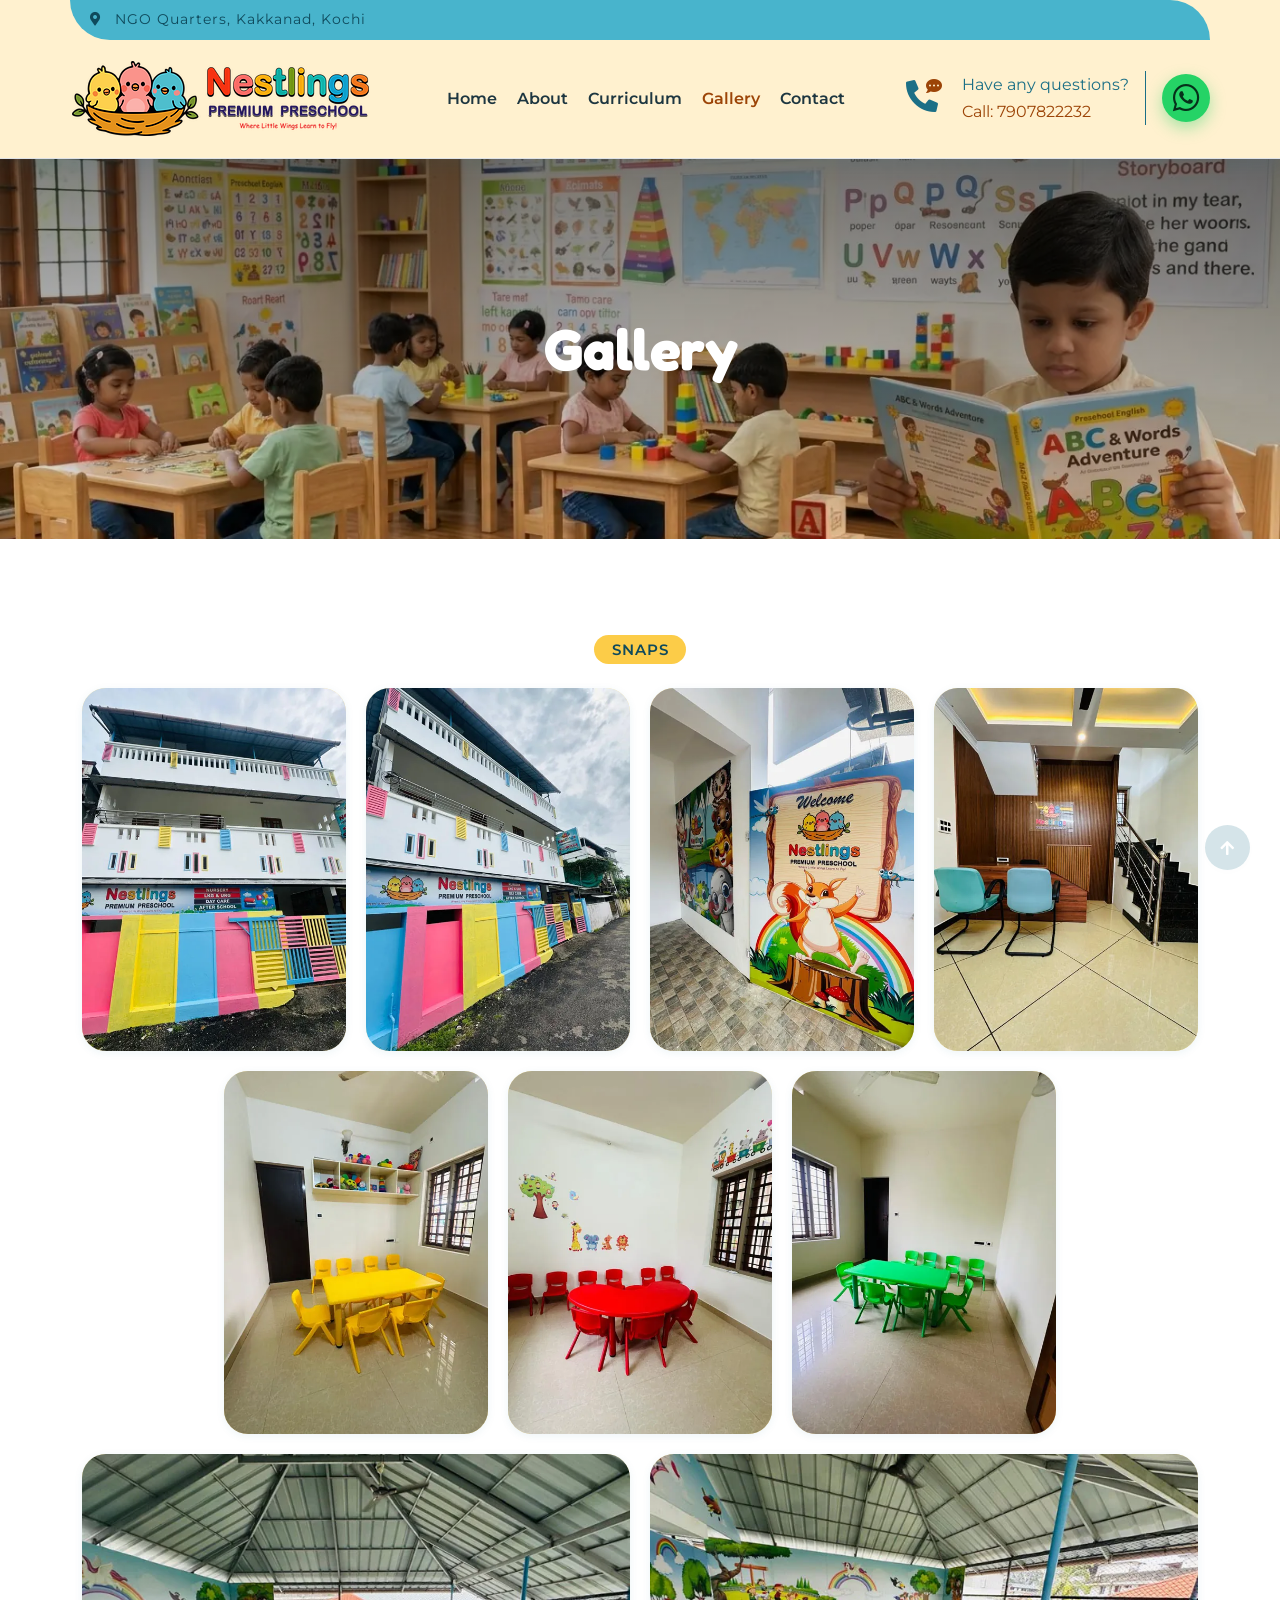
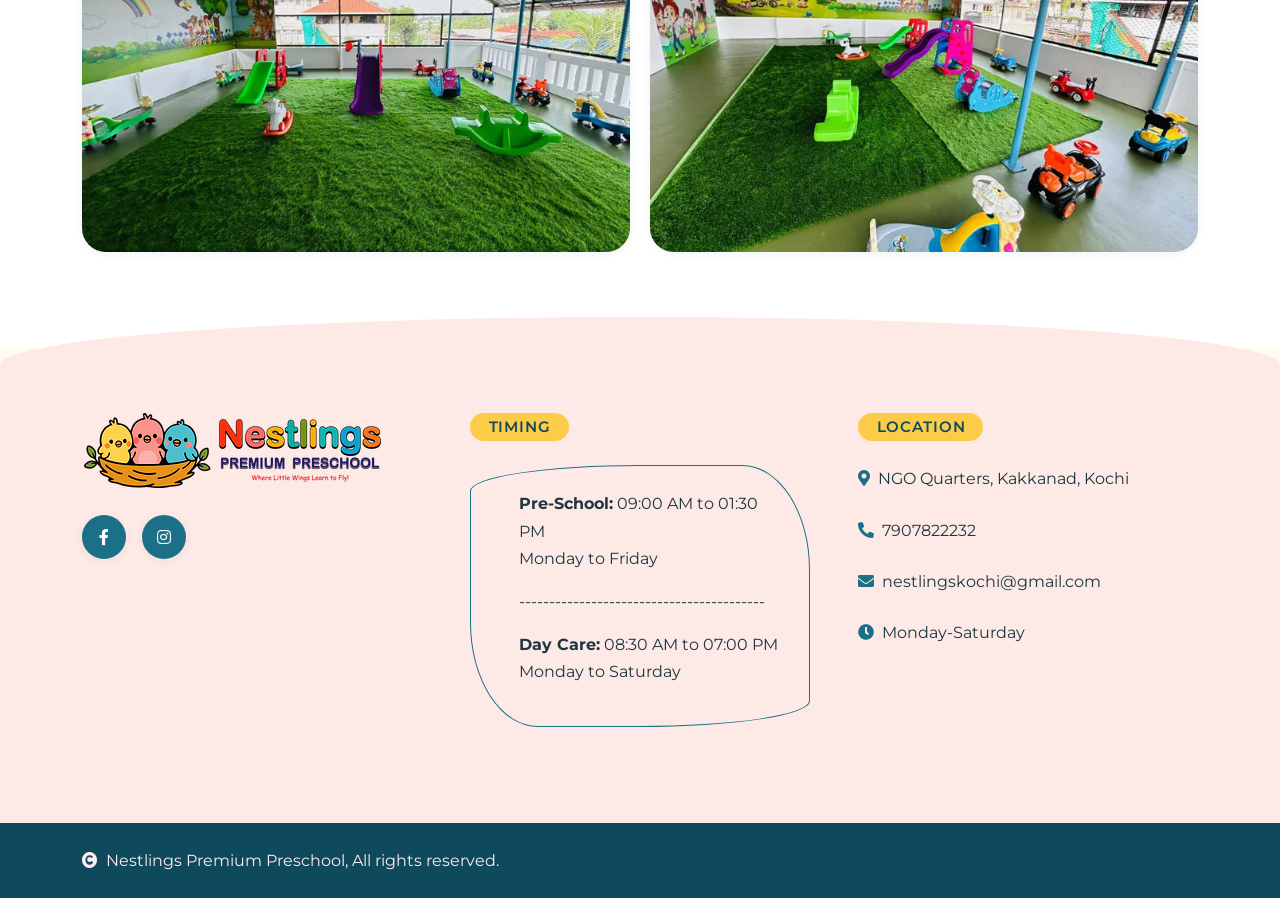
<file: gallery.html>
<!DOCTYPE html>
<html lang="en">

    <head>
        <meta charset="utf-8">
        <title>Nestlings Premium Preschool</title>
        <link rel="icon" type="image/png" href="img/tab.png">
        <meta content="width=device-width, initial-scale=1.0" name="viewport">
        <meta content="" name="keywords">
        <meta content="" name="description">

        <!-- Google Web Fonts -->
        <link rel="preconnect" href="https://fonts.googleapis.com">
        <link rel="preconnect" href="https://fonts.gstatic.com" crossorigin>
        <link href="https://fonts.googleapis.com/css2?family=Fredoka:wght@500;600;700&family=Montserrat:wght@400;500;600;700&display=swap" rel="stylesheet"> 

        <!-- Icon Font Stylesheet -->
        <link rel="stylesheet" href="https://use.fontawesome.com/releases/v5.15.4/css/all.css"/>

        <!-- Libraries Stylesheet -->
        <link href="lib/lightbox/css/lightbox.min.css" rel="stylesheet">

        <!-- Customized Bootstrap Stylesheet -->
        <link href="css/bootstrap.min.css" rel="stylesheet">

        <!-- Template Stylesheet -->
        <link href="css/style.css" rel="stylesheet">

        <!-- Nestlings visual system (loads after style.css) -->
        <link href="css/nestlings-theme.css" rel="stylesheet">
        <link rel="preload" as="image" href="img/banner-sm.webp" media="(max-width: 767.98px)">
        <link rel="preload" as="image" href="img/banner.webp" media="(min-width: 768px)">
        <script src="js/reveal.js"></script>

        

    </head>

    <body>

        <site-header active="gallery.html"></site-header>


        <!-- Modal Search Start -->
        <!-- Modal Search End -->


        <!-- Page Header Start -->
        <div class="container-fluid page-header py-5 wow fadeIn" data-wow-delay="0.1s">
            <div class="container text-center py-5">
                <h1 class="display-2 text-white mb-0">Gallery</h1>
            </div>
        </div>
        <!-- Page Header End -->


        <!-- About Start -->
        <div class="container-fluid events py-5 bg-light">
            <div class="container py-5">
                <div class="mx-auto text-center wow fadeIn" data-wow-delay="0.1s" style="max-width: 700px;">
                    <p class="h4 text-primary mb-4 border-bottom border-primary border-2 d-inline-block p-2 title-border-radius">Snaps</p>
                </div>
                <div class="gallery-grid">
                    <a class="gallery-item wow fadeIn" href="img/gallery/1.webp" data-lightbox="gallery" data-title="Front of the Nestlings Premium Preschool building with a colourful painted boundary wall">
                        <img src="img/gallery/1.webp" width="500" height="688" loading="lazy" alt="Front of the Nestlings Premium Preschool building with a colourful painted boundary wall">
                        <span class="gallery-zoom" aria-hidden="true"><i class="fas fa-search-plus"></i></span>
                    </a>
                    <a class="gallery-item wow fadeIn" href="img/gallery/2.webp" data-lightbox="gallery" data-title="Side view of the preschool building and its pink, yellow and blue compound wall">
                        <img src="img/gallery/2.webp" width="500" height="688" loading="lazy" alt="Side view of the preschool building and its pink, yellow and blue compound wall">
                        <span class="gallery-zoom" aria-hidden="true"><i class="fas fa-search-plus"></i></span>
                    </a>
                    <a class="gallery-item wow fadeIn" href="img/gallery/3.webp" data-lightbox="gallery" data-title="Welcome mural at the entrance with the Nestlings logo, a squirrel and a rainbow">
                        <img src="img/gallery/3.webp" width="500" height="688" loading="lazy" alt="Welcome mural at the entrance with the Nestlings logo, a squirrel and a rainbow">
                        <span class="gallery-zoom" aria-hidden="true"><i class="fas fa-search-plus"></i></span>
                    </a>
                    <a class="gallery-item wow fadeIn" href="img/gallery/4.webp" data-lightbox="gallery" data-title="Reception and office area with wooden panelling and two blue chairs">
                        <img src="img/gallery/4.webp" width="500" height="688" loading="lazy" alt="Reception and office area with wooden panelling and two blue chairs">
                        <span class="gallery-zoom" aria-hidden="true"><i class="fas fa-search-plus"></i></span>
                    </a>
                    <a class="gallery-item wow fadeIn" href="img/gallery/5.webp" data-lightbox="gallery" data-title="Classroom with a yellow table, small yellow chairs and a toy shelf">
                        <img src="img/gallery/5.webp" width="500" height="688" loading="lazy" alt="Classroom with a yellow table, small yellow chairs and a toy shelf">
                        <span class="gallery-zoom" aria-hidden="true"><i class="fas fa-search-plus"></i></span>
                    </a>
                    <a class="gallery-item wow fadeIn" href="img/gallery/6.webp" data-lightbox="gallery" data-title="Classroom with a round red table, red chairs and cheerful wall stickers">
                        <img src="img/gallery/6.webp" width="500" height="688" loading="lazy" alt="Classroom with a round red table, red chairs and cheerful wall stickers">
                        <span class="gallery-zoom" aria-hidden="true"><i class="fas fa-search-plus"></i></span>
                    </a>
                    <a class="gallery-item wow fadeIn" href="img/gallery/7.webp" data-lightbox="gallery" data-title="Classroom with a green table and green chairs">
                        <img src="img/gallery/7.webp" width="500" height="688" loading="lazy" alt="Classroom with a green table and green chairs">
                        <span class="gallery-zoom" aria-hidden="true"><i class="fas fa-search-plus"></i></span>
                    </a>
                </div>

                <!-- Landscape photos: own row at the end -->
                <div class="gallery-wide">
                    <a class="gallery-item wow fadeIn" href="img/gallery/8.webp" data-lightbox="gallery" data-title="Covered rooftop play area with artificial grass, slides and see-saws">
                        <img src="img/gallery/8.webp" width="688" height="500" loading="lazy" alt="Covered rooftop play area with artificial grass, slides and see-saws">
                        <span class="gallery-zoom" aria-hidden="true"><i class="fas fa-search-plus"></i></span>
                    </a>
                    <a class="gallery-item wow fadeIn" href="img/gallery/9.webp" data-lightbox="gallery" data-title="Rooftop play area with a slide, ride-on toys and a cartoon wall mural">
                        <img src="img/gallery/9.webp" width="688" height="500" loading="lazy" alt="Rooftop play area with a slide, ride-on toys and a cartoon wall mural">
                        <span class="gallery-zoom" aria-hidden="true"><i class="fas fa-search-plus"></i></span>
                    </a>
                </div>
            </div>
        </div>

        <!-- About End -->


        <site-footer></site-footer>

        
    <!-- JavaScript Libraries -->
    <script src="https://ajax.googleapis.com/ajax/libs/jquery/3.6.4/jquery.min.js"></script>
    <script src="https://cdn.jsdelivr.net/npm/bootstrap@5.0.0/dist/js/bootstrap.bundle.min.js"></script>
    <script src="lib/easing/easing.min.js"></script>
    <script src="lib/lightbox/js/lightbox.min.js"></script>
    <script>if (window.lightbox) { lightbox.option({ wrapAround: true, albumLabel: "Photo %1 of %2", resizeDuration: 200, fadeDuration: 250 }); }</script>

    <!-- Shared header/footer components (must load before main.js) -->
    <script src="js/shared-component.js"></script>

    <!-- Template Javascript -->
    <script src="js/main.js"></script>
    </body>

</html>
</file>
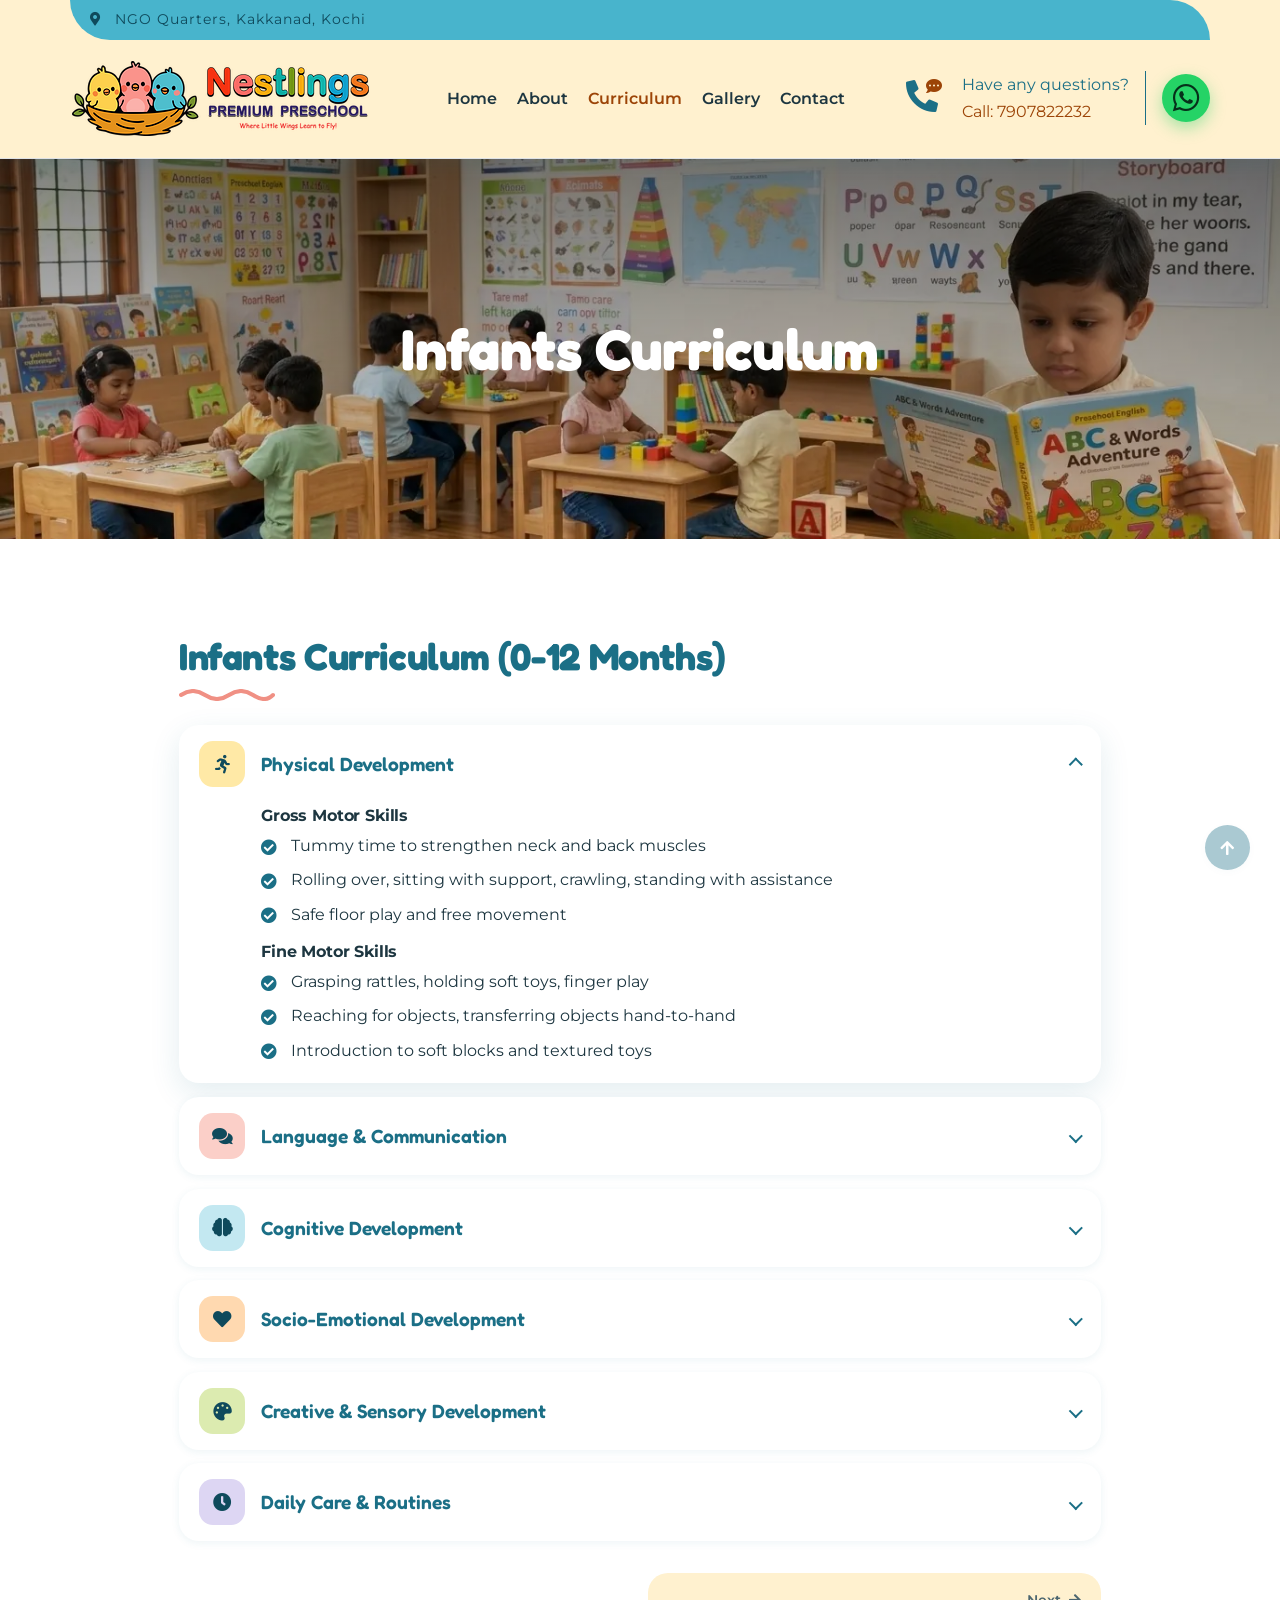
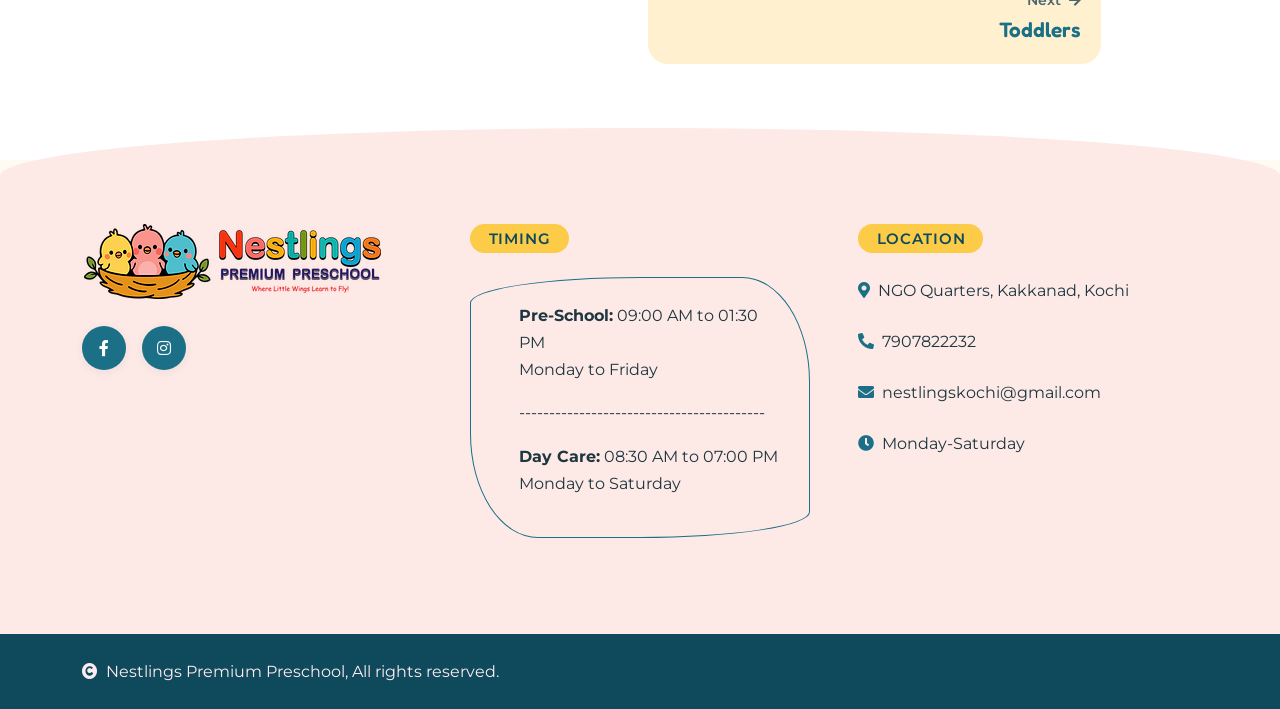
<file: infants-curriculum.html>
<!DOCTYPE html>
<html lang="en">

    <head>
        <meta charset="utf-8">
        <title>Nestlings Premium Preschool</title>
        <link rel="icon" type="image/png" href="img/tab.png">
        <meta content="width=device-width, initial-scale=1.0" name="viewport">
        <meta content="" name="keywords">
        <meta content="" name="description">

        <!-- Google Web Fonts -->
        <link rel="preconnect" href="https://fonts.googleapis.com">
        <link rel="preconnect" href="https://fonts.gstatic.com" crossorigin>
        <link href="https://fonts.googleapis.com/css2?family=Fredoka:wght@500;600;700&family=Montserrat:wght@400;500;600;700&display=swap" rel="stylesheet"> 

        <!-- Icon Font Stylesheet -->
        <link rel="stylesheet" href="https://use.fontawesome.com/releases/v5.15.4/css/all.css"/>

        <!-- Customized Bootstrap Stylesheet -->
        <link href="css/bootstrap.min.css" rel="stylesheet">

        <!-- Template Stylesheet -->
        <link href="css/style.css" rel="stylesheet">

        <!-- Nestlings visual system (loads after style.css) -->
        <link href="css/nestlings-theme.css" rel="stylesheet">
        <link rel="preload" as="image" href="img/banner-sm.webp" media="(max-width: 767.98px)">
        <link rel="preload" as="image" href="img/banner.webp" media="(min-width: 768px)">
        <script src="js/reveal.js"></script>

        

    </head>

    <body>

        <site-header active="curriculum.html"></site-header>


        <!-- Modal Search Start -->
        <!-- Modal Search End -->


        <!-- Page Header Start -->
        <div class="container-fluid page-header py-5 wow fadeIn" data-wow-delay="0.1s">
            <div class="container text-center py-5">
                <h1 class="display-2 text-white mb-0">Infants Curriculum</h1>
            </div>
        </div>
        <!-- Page Header End -->


        <!-- Curriculum Start -->
        <div class="container-fluid py-5 curriculum-detail">
            <div class="container py-5">
                <div class="row g-5">


                    <div class="col-lg-10 mx-auto">
                        <h2 class="display-5 mb-4">Infants Curriculum (0-12 Months)</h2>
                        
                        <div class="cur-accordion">
                        <details class="cur-acc" name="curriculum" open>
                            <summary>
                                <span class="cur-ico" aria-hidden="true"><i class="fas fa-running"></i></span>
                                <span class="cur-title">Physical Development</span>
                            </summary>
                            <div class="cur-body"><h3 class="cur-sub">Gross Motor Skills</h3><ul class="cur-list"><li>Tummy time to strengthen neck and back muscles</li><li>Rolling over, sitting with support, crawling, standing with assistance</li><li>Safe floor play and free movement</li></ul><h3 class="cur-sub">Fine Motor Skills</h3><ul class="cur-list"><li>Grasping rattles, holding soft toys, finger play</li><li>Reaching for objects, transferring objects hand-to-hand</li><li>Introduction to soft blocks and textured toys</li></ul></div>
                        </details>
<details class="cur-acc" name="curriculum">
                            <summary>
                                <span class="cur-ico" aria-hidden="true"><i class="fas fa-comments"></i></span>
                                <span class="cur-title">Language &amp; Communication</span>
                            </summary>
                            <div class="cur-body"><ul class="cur-list"><li>Responding to sounds, voices, and music</li><li>Babbling, cooing, and imitating simple sounds</li><li>Using picture books with bright images</li><li>Singing lullabies, rhymes, and finger play songs</li><li>Responding to name and simple words like bye-bye, clap, mama</li></ul></div>
                        </details>
<details class="cur-acc" name="curriculum">
                            <summary>
                                <span class="cur-ico" aria-hidden="true"><i class="fas fa-brain"></i></span>
                                <span class="cur-title">Cognitive Development</span>
                            </summary>
                            <div class="cur-body"><ul class="cur-list"><li>Tracking objects with eyes</li><li>Exploring cause-and-effect toys (e.g., rattles, peek-a-boo)</li><li>Object permanence games (hide and seek with toys)</li><li>Sorting soft toys by color/shape (basic exposure)</li><li>Exploring different textures (fabric, safe sensory materials)</li></ul></div>
                        </details>
<details class="cur-acc" name="curriculum">
                            <summary>
                                <span class="cur-ico" aria-hidden="true"><i class="fas fa-heart"></i></span>
                                <span class="cur-title">Socio-Emotional Development</span>
                            </summary>
                            <div class="cur-body"><ul class="cur-list"><li>Secure attachment through cuddles, eye contact, and responsive caregiving</li><li>Smiling, laughing, and recognizing familiar faces</li><li>Encouraging parallel play with other infants</li><li>Mirror play to recognize self-awareness</li><li>Simple group routines (greetings, goodbye songs)</li></ul></div>
                        </details>
<details class="cur-acc" name="curriculum">
                            <summary>
                                <span class="cur-ico" aria-hidden="true"><i class="fas fa-palette"></i></span>
                                <span class="cur-title">Creative &amp; Sensory Development</span>
                            </summary>
                            <div class="cur-body"><ul class="cur-list"><li>Sensory play: water splashing, sand (supervised), textured mats</li><li>Listening to soft music, lullabies, and gentle rhythm instruments</li><li>Baby-safe paint handprints, footprint art</li><li>Movement activities (gentle rocking, bouncing to music)</li><li>Exploring scarves, puppets, and soft dolls for pretend play begins</li></ul></div>
                        </details>
<details class="cur-acc" name="curriculum">
                            <summary>
                                <span class="cur-ico" aria-hidden="true"><i class="fas fa-clock"></i></span>
                                <span class="cur-title">Daily Care &amp; Routines</span>
                            </summary>
                            <div class="cur-body"><ul class="cur-list"><li>Feeding, diapering, and rest as per individual needs</li><li>Gentle massage and stretching for body awareness</li><li>Outdoor time (stroller walks, under shade)</li><li>Establishing consistent routines for security and comfort</li></ul></div>
                        </details>
                        </div>
                        <nav class="cur-pager" aria-label="Other age groups"><a class="cur-next" href="toddlers-curriculum.html" rel="next"><span class="cur-pager-label">Next <i class="fas fa-arrow-right ms-1"></i></span><span class="cur-pager-name">Toddlers</span></a></nav>
                    </div>

                </div>
            </div>
        </div>
        <!-- Modal Video -->
        <!-- About End -->


        <site-footer></site-footer>

        
    <!-- JavaScript Libraries -->
    <script src="https://ajax.googleapis.com/ajax/libs/jquery/3.6.4/jquery.min.js"></script>
    <script src="https://cdn.jsdelivr.net/npm/bootstrap@5.0.0/dist/js/bootstrap.bundle.min.js"></script>
    <script src="lib/easing/easing.min.js"></script>

    <!-- Shared header/footer components (must load before main.js) -->
    <script src="js/shared-component.js"></script>

    <!-- Template Javascript -->
    <script src="js/main.js"></script>
    </body>

</html>
</file>
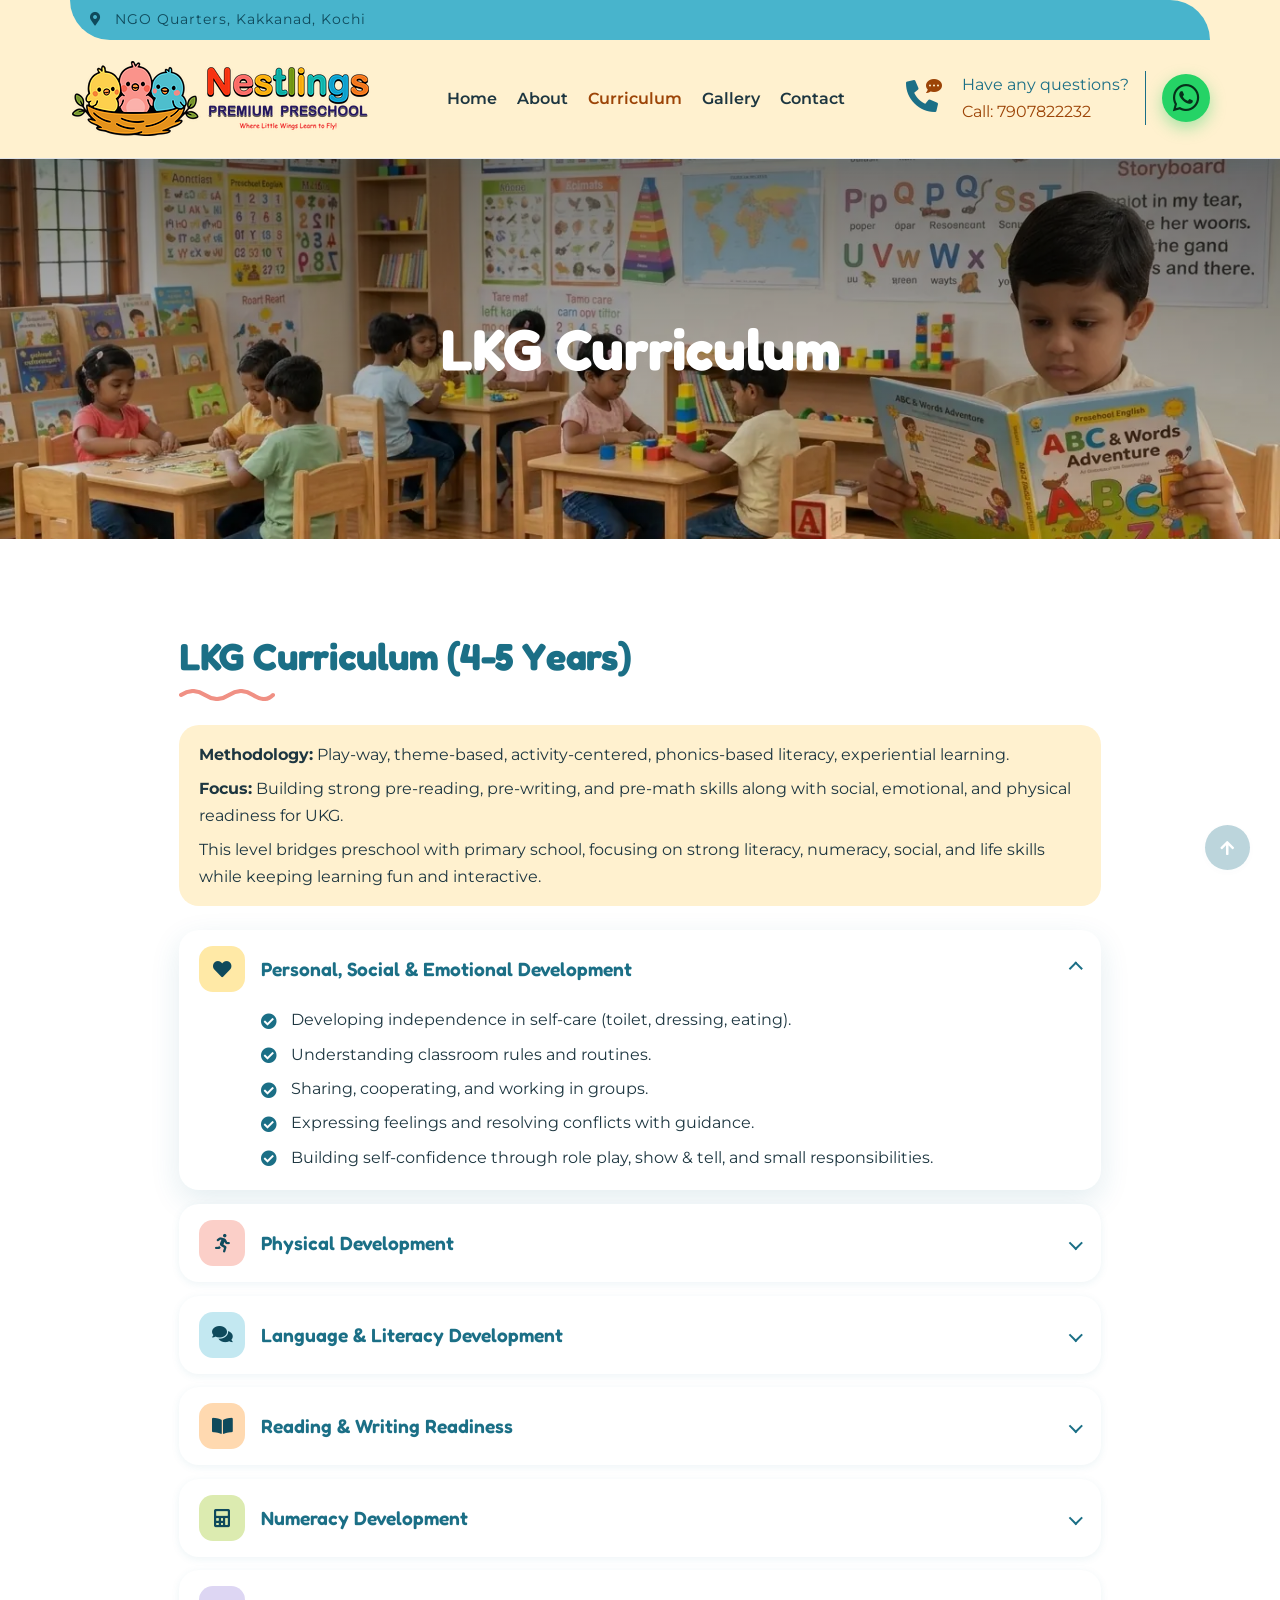
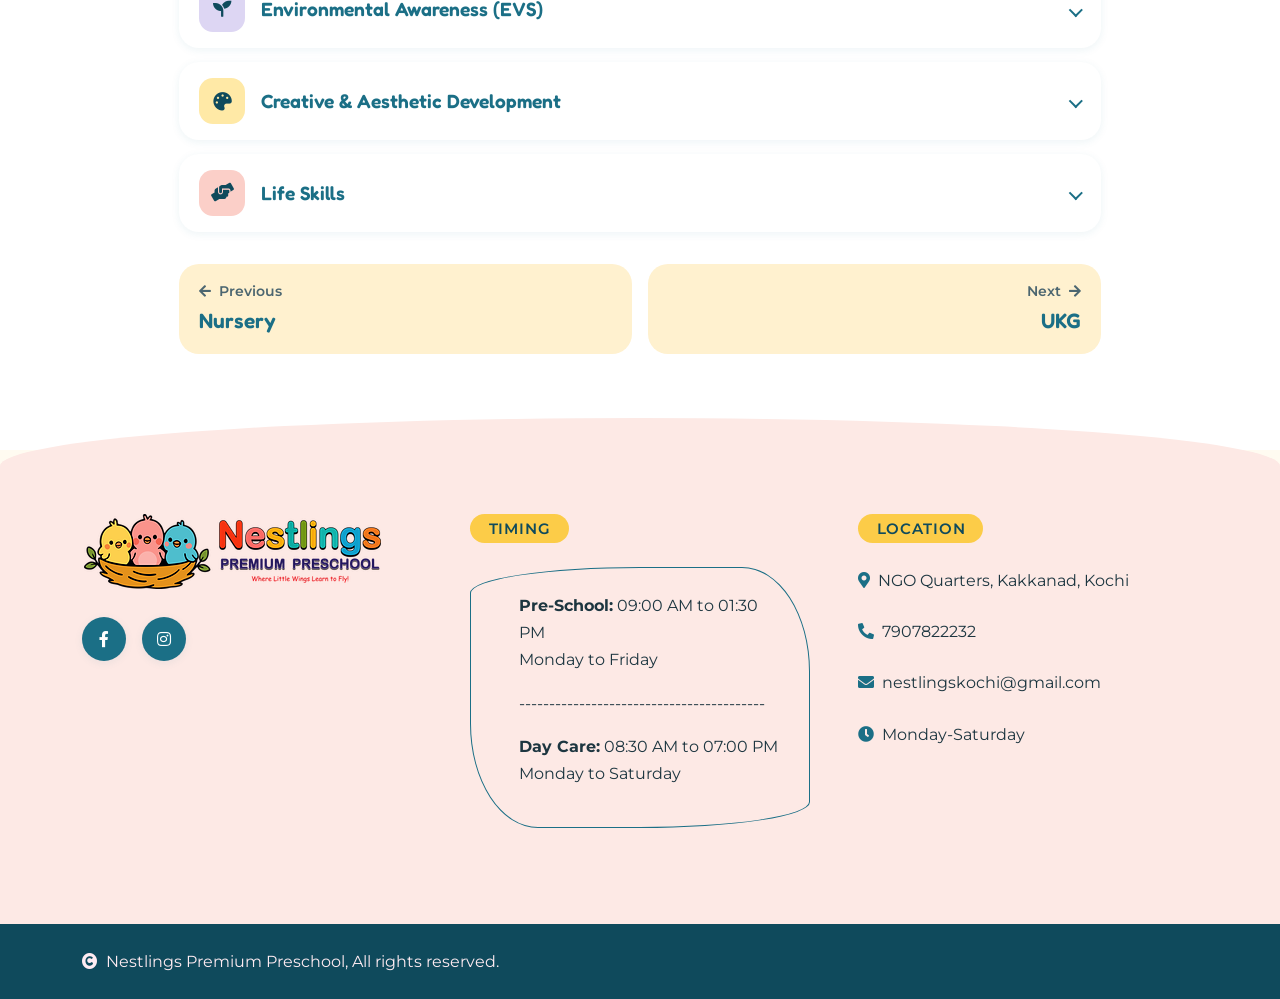
<file: lkg-curriculum.html>
<!DOCTYPE html>
<html lang="en">

    <head>
        <meta charset="utf-8">
        <title>Nestlings Premium Preschool</title>
        <link rel="icon" type="image/png" href="img/tab.png">
        <meta content="width=device-width, initial-scale=1.0" name="viewport">
        <meta content="" name="keywords">
        <meta content="" name="description">

        <!-- Google Web Fonts -->
        <link rel="preconnect" href="https://fonts.googleapis.com">
        <link rel="preconnect" href="https://fonts.gstatic.com" crossorigin>
        <link href="https://fonts.googleapis.com/css2?family=Fredoka:wght@500;600;700&family=Montserrat:wght@400;500;600;700&display=swap" rel="stylesheet"> 

        <!-- Icon Font Stylesheet -->
        <link rel="stylesheet" href="https://use.fontawesome.com/releases/v5.15.4/css/all.css"/>

        <!-- Customized Bootstrap Stylesheet -->
        <link href="css/bootstrap.min.css" rel="stylesheet">

        <!-- Template Stylesheet -->
        <link href="css/style.css" rel="stylesheet">

        <!-- Nestlings visual system (loads after style.css) -->
        <link href="css/nestlings-theme.css" rel="stylesheet">
        <link rel="preload" as="image" href="img/banner-sm.webp" media="(max-width: 767.98px)">
        <link rel="preload" as="image" href="img/banner.webp" media="(min-width: 768px)">
        <script src="js/reveal.js"></script>

        

    </head>

    <body>

        <site-header active="curriculum.html"></site-header>


        <!-- Modal Search Start -->
        <!-- Modal Search End -->


        <!-- Page Header Start -->
        <div class="container-fluid page-header py-5 wow fadeIn" data-wow-delay="0.1s">
            <div class="container text-center py-5">
                <h1 class="display-2 text-white mb-0">LKG Curriculum</h1>
            </div>
        </div>
        <!-- Page Header End -->


        <!-- Curriculum Start -->
        <div class="container-fluid py-5 curriculum-detail">
            <div class="container py-5">
                <div class="row g-5">


                    <div class="col-lg-10 mx-auto">
                        <h2 class="display-5 mb-4">LKG Curriculum (4-5 Years)</h2>
                        <div class="cur-note"><p><strong>Methodology:</strong> Play-way, theme-based, activity-centered, phonics-based literacy, experiential learning.</p><p><strong>Focus:</strong> Building strong pre-reading, pre-writing, and pre-math skills along with social, emotional, and physical readiness for UKG.</p><p>This level bridges preschool with primary school, focusing on strong literacy, numeracy, social, and life skills while keeping learning fun and interactive.</p></div>
                        <div class="cur-accordion">
                        <details class="cur-acc" name="curriculum" open>
                            <summary>
                                <span class="cur-ico" aria-hidden="true"><i class="fas fa-heart"></i></span>
                                <span class="cur-title">Personal, Social &amp; Emotional Development</span>
                            </summary>
                            <div class="cur-body"><ul class="cur-list"><li>Developing independence in self-care (toilet, dressing, eating).</li><li>Understanding classroom rules and routines.</li><li>Sharing, cooperating, and working in groups.</li><li>Expressing feelings and resolving conflicts with guidance.</li><li>Building self-confidence through role play, show &amp; tell, and small responsibilities.</li></ul></div>
                        </details>
<details class="cur-acc" name="curriculum">
                            <summary>
                                <span class="cur-ico" aria-hidden="true"><i class="fas fa-running"></i></span>
                                <span class="cur-title">Physical Development</span>
                            </summary>
                            <div class="cur-body"><h3 class="cur-sub">Gross Motor Skills</h3><ul class="cur-list"><li>Running, hopping, skipping, jumping.</li><li>Balancing on one foot, walking on a line.</li><li>Throwing, catching, and kicking balls.</li><li>Outdoor games and simple yoga/exercises.</li></ul><h3 class="cur-sub">Fine Motor Skills</h3><ul class="cur-list"><li>Holding pencil/crayon with proper grip.</li><li>Tracing standing, sleeping, and slanting lines.</li><li>Drawing simple shapes and objects.</li><li>Clay modeling, tearing-pasting, threading, lacing cards.</li><li>Using scissors safely for paper cutting activities.</li></ul></div>
                        </details>
<details class="cur-acc" name="curriculum">
                            <summary>
                                <span class="cur-ico" aria-hidden="true"><i class="fas fa-comments"></i></span>
                                <span class="cur-title">Language &amp; Literacy Development</span>
                            </summary>
                            <div class="cur-body"><ul class="cur-list"><li>Listening attentively to longer stories and retelling them.</li><li>Learning and reciting rhymes with clear pronunciation.</li><li>Identifying and naming objects in pictures.</li><li>Vocabulary expansion through theme-based discussions.</li><li>Speaking in full sentences (who, what, where questions).</li></ul></div>
                        </details>
<details class="cur-acc" name="curriculum">
                            <summary>
                                <span class="cur-ico" aria-hidden="true"><i class="fas fa-book-open"></i></span>
                                <span class="cur-title">Reading &amp; Writing Readiness</span>
                            </summary>
                            <div class="cur-body"><ul class="cur-list"><li>Recognition of capital and small letters (A-Z, a-z).</li><li>Phonics: letter sounds and beginning sounds of words.</li><li>Matching letters with pictures.</li><li>Writing practice: standing, sleeping, slanting lines, curves → letters.</li><li>Introduction to 2-3 phonetic words (cat, dog, sun).</li></ul></div>
                        </details>
<details class="cur-acc" name="curriculum">
                            <summary>
                                <span class="cur-ico" aria-hidden="true"><i class="fas fa-calculator"></i></span>
                                <span class="cur-title">Numeracy Development</span>
                            </summary>
                            <div class="cur-body"><ul class="cur-list"><li>Oral counting (1-50).</li><li>Number recognition (1-20).</li><li>Writing numbers (1-10).</li><li>Concept of zero.</li><li>Shapes: circle, square, rectangle, triangle, oval, star, heart.</li><li>Colors: primary + secondary colors.</li><li>Comparisons: big/small, more/less, tall/short, heavy/light.</li><li>Pre-math concepts: before/after, near/far, inside/outside, up/down.</li><li>Introduction to basic patterns and sequencing.</li></ul></div>
                        </details>
<details class="cur-acc" name="curriculum">
                            <summary>
                                <span class="cur-ico" aria-hidden="true"><i class="fas fa-seedling"></i></span>
                                <span class="cur-title">Environmental Awareness (EVS)</span>
                            </summary>
                            <div class="cur-body"><ul class="cur-list"><li>Myself: name, family, body parts, senses.</li><li>My home and school.</li><li>Animals (pet, wild, farm, water animals).</li><li>Birds, insects, transport, community helpers.</li><li>Fruits, vegetables, flowers, seasons, weather.</li><li>Nature walks and outdoor exploration.</li></ul></div>
                        </details>
<details class="cur-acc" name="curriculum">
                            <summary>
                                <span class="cur-ico" aria-hidden="true"><i class="fas fa-palette"></i></span>
                                <span class="cur-title">Creative &amp; Aesthetic Development</span>
                            </summary>
                            <div class="cur-body"><ul class="cur-list"><li>Drawing and coloring objects.</li><li>Craft work: folding, pasting, collage, thumb painting.</li><li>Music, dance, and action songs.</li><li>Free play in doll corner, kitchen corner, market set-up.</li><li>Role play and dramatization.</li></ul></div>
                        </details>
<details class="cur-acc" name="curriculum">
                            <summary>
                                <span class="cur-ico" aria-hidden="true"><i class="fas fa-hands-helping"></i></span>
                                <span class="cur-title">Life Skills</span>
                            </summary>
                            <div class="cur-body"><ul class="cur-list"><li>Good manners and polite words.</li><li>Healthy eating habits.</li><li>Safety rules (road, school, home).</li><li>Caring for belongings and the environment.</li><li>Basic discipline and responsibility.</li></ul></div>
                        </details>
                        </div>
                        <nav class="cur-pager" aria-label="Other age groups"><a class="cur-prev" href="nursery-curriculum.html" rel="prev"><span class="cur-pager-label"><i class="fas fa-arrow-left me-1"></i> Previous</span><span class="cur-pager-name">Nursery</span></a><a class="cur-next" href="ukg-curriculum.html" rel="next"><span class="cur-pager-label">Next <i class="fas fa-arrow-right ms-1"></i></span><span class="cur-pager-name">UKG</span></a></nav>
                    </div>

                </div>
            </div>
        </div>
        <!-- Modal Video -->
        <!-- About End -->


        <site-footer></site-footer>

        
    <!-- JavaScript Libraries -->
    <script src="https://ajax.googleapis.com/ajax/libs/jquery/3.6.4/jquery.min.js"></script>
    <script src="https://cdn.jsdelivr.net/npm/bootstrap@5.0.0/dist/js/bootstrap.bundle.min.js"></script>
    <script src="lib/easing/easing.min.js"></script>

    <!-- Shared header/footer components (must load before main.js) -->
    <script src="js/shared-component.js"></script>

    <!-- Template Javascript -->
    <script src="js/main.js"></script>
    </body>

</html>
</file>
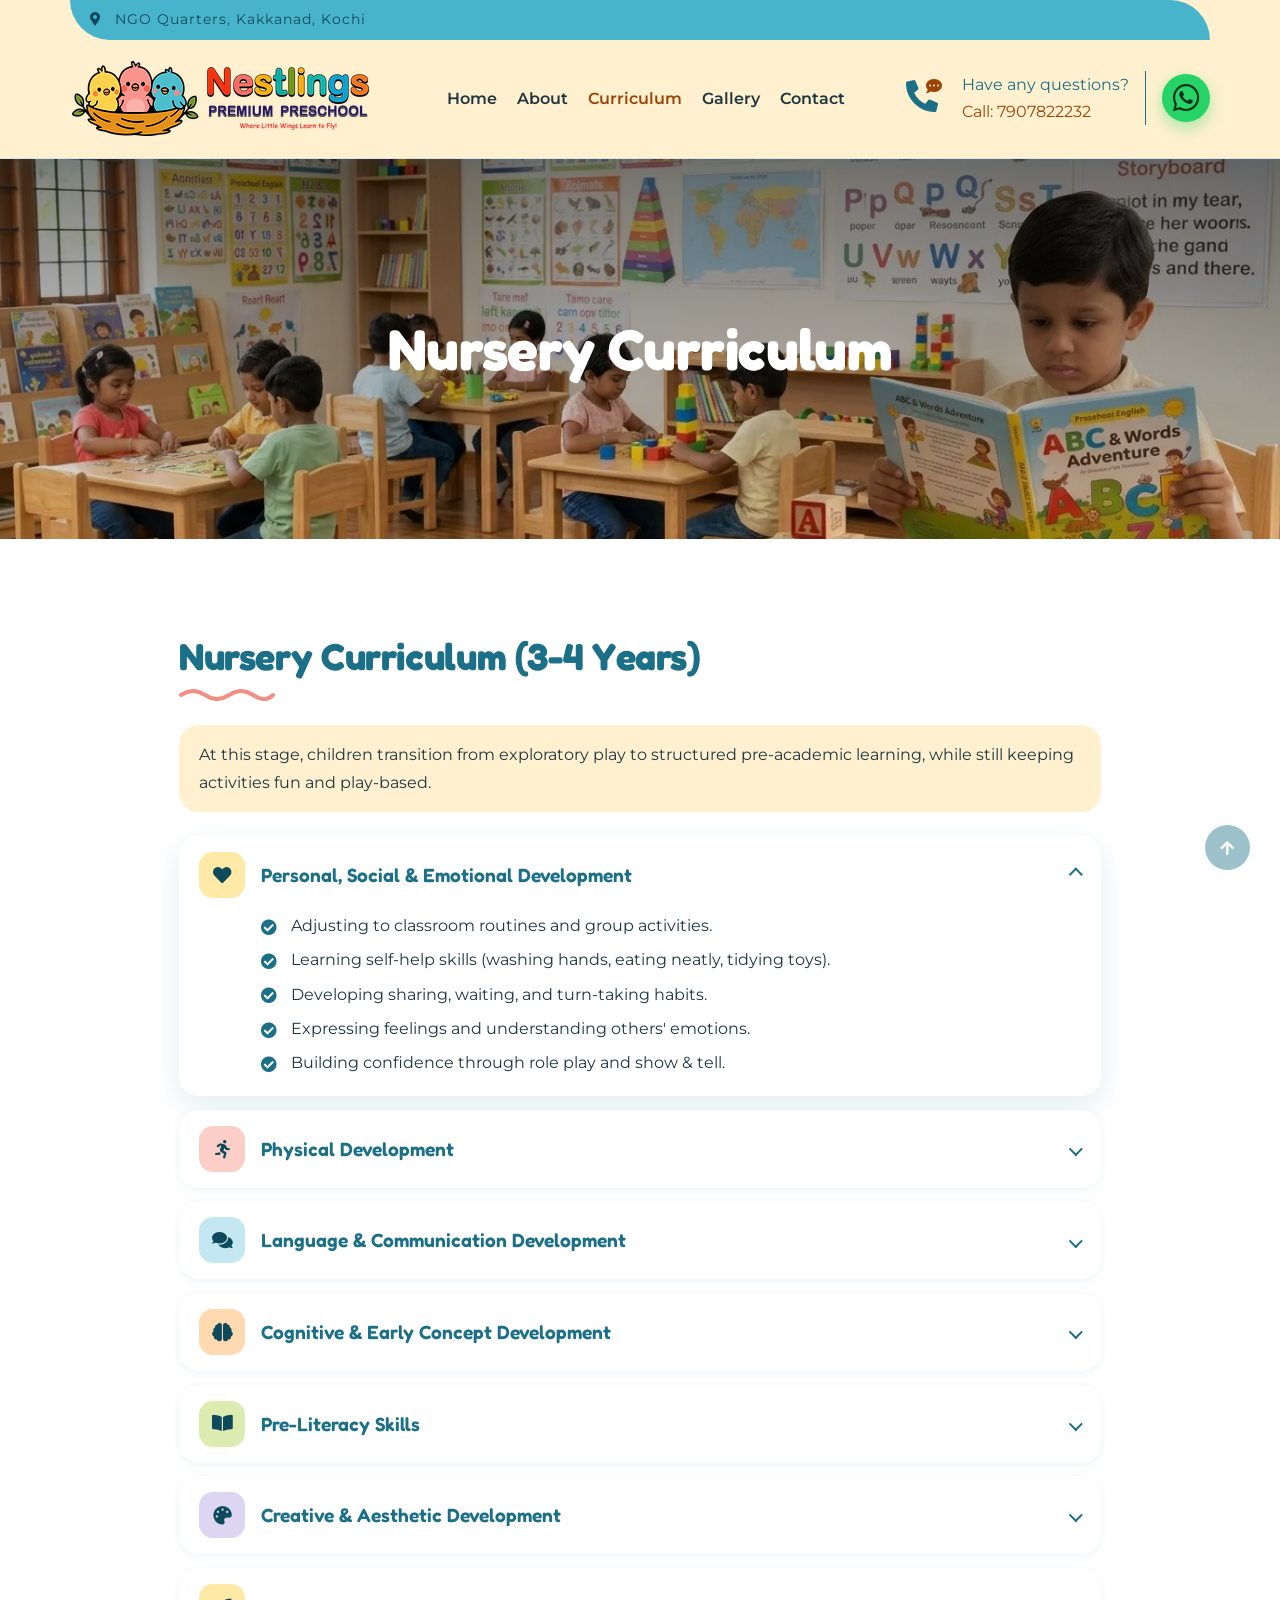
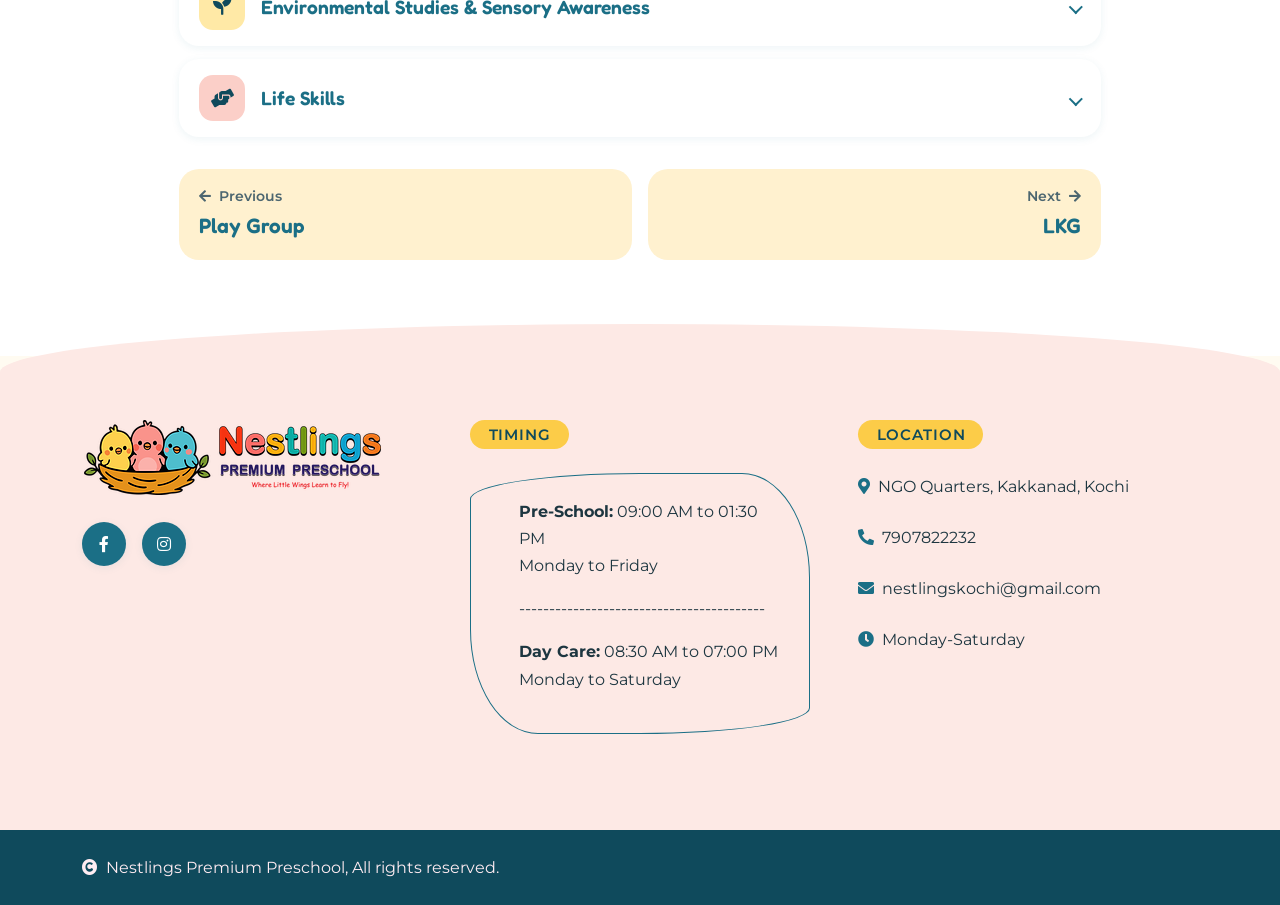
<file: nursery-curriculum.html>
<!DOCTYPE html>
<html lang="en">

    <head>
        <meta charset="utf-8">
        <title>Nestlings Premium Preschool</title>
        <link rel="icon" type="image/png" href="img/tab.png">
        <meta content="width=device-width, initial-scale=1.0" name="viewport">
        <meta content="" name="keywords">
        <meta content="" name="description">

        <!-- Google Web Fonts -->
        <link rel="preconnect" href="https://fonts.googleapis.com">
        <link rel="preconnect" href="https://fonts.gstatic.com" crossorigin>
        <link href="https://fonts.googleapis.com/css2?family=Fredoka:wght@500;600;700&family=Montserrat:wght@400;500;600;700&display=swap" rel="stylesheet"> 

        <!-- Icon Font Stylesheet -->
        <link rel="stylesheet" href="https://use.fontawesome.com/releases/v5.15.4/css/all.css"/>

        <!-- Customized Bootstrap Stylesheet -->
        <link href="css/bootstrap.min.css" rel="stylesheet">

        <!-- Template Stylesheet -->
        <link href="css/style.css" rel="stylesheet">

        <!-- Nestlings visual system (loads after style.css) -->
        <link href="css/nestlings-theme.css" rel="stylesheet">
        <link rel="preload" as="image" href="img/banner-sm.webp" media="(max-width: 767.98px)">
        <link rel="preload" as="image" href="img/banner.webp" media="(min-width: 768px)">
        <script src="js/reveal.js"></script>

        

    </head>

    <body>

        <site-header active="curriculum.html"></site-header>


        <!-- Modal Search Start -->
        <!-- Modal Search End -->


        <!-- Page Header Start -->
        <div class="container-fluid page-header py-5 wow fadeIn" data-wow-delay="0.1s">
            <div class="container text-center py-5">
                <h1 class="display-2 text-white mb-0">Nursery Curriculum</h1>
            </div>
        </div>
        <!-- Page Header End -->


        <!-- Curriculum Start -->
        <div class="container-fluid py-5 curriculum-detail">
            <div class="container py-5">
                <div class="row g-5">


                    <div class="col-lg-10 mx-auto">
                        <h2 class="display-5 mb-4">Nursery Curriculum (3-4 Years)</h2>
                        <div class="cur-note"><p>At this stage, children transition from exploratory play to structured pre-academic learning, while still keeping activities fun and play-based.</p></div>
                        <div class="cur-accordion">
                        <details class="cur-acc" name="curriculum" open>
                            <summary>
                                <span class="cur-ico" aria-hidden="true"><i class="fas fa-heart"></i></span>
                                <span class="cur-title">Personal, Social &amp; Emotional Development</span>
                            </summary>
                            <div class="cur-body"><ul class="cur-list"><li>Adjusting to classroom routines and group activities.</li><li>Learning self-help skills (washing hands, eating neatly, tidying toys).</li><li>Developing sharing, waiting, and turn-taking habits.</li><li>Expressing feelings and understanding others' emotions.</li><li>Building confidence through role play and show &amp; tell.</li></ul></div>
                        </details>
<details class="cur-acc" name="curriculum">
                            <summary>
                                <span class="cur-ico" aria-hidden="true"><i class="fas fa-running"></i></span>
                                <span class="cur-title">Physical Development</span>
                            </summary>
                            <div class="cur-body"><h3 class="cur-sub">Gross Motor Skills</h3><ul class="cur-list"><li>Running, hopping, marching, balancing, climbing.</li><li>Throwing, catching, kicking balls.</li><li>Outdoor play with obstacle courses and ride-ons.</li></ul><h3 class="cur-sub">Fine Motor Skills</h3><ul class="cur-list"><li>Holding crayons, markers, chalks correctly.</li><li>Tracing lines, curves, and patterns.</li><li>Threading beads, tearing &amp; pasting paper.</li><li>Building with blocks and puzzles.</li></ul></div>
                        </details>
<details class="cur-acc" name="curriculum">
                            <summary>
                                <span class="cur-ico" aria-hidden="true"><i class="fas fa-comments"></i></span>
                                <span class="cur-title">Language &amp; Communication Development</span>
                            </summary>
                            <div class="cur-body"><ul class="cur-list"><li>Listening attentively to stories, rhymes, and instructions.</li><li>Repeating and memorizing rhymes with actions.</li><li>Developing vocabulary on everyday objects, animals, and surroundings.</li><li>Speaking in short, meaningful sentences.</li><li>Naming colors, shapes, and body parts clearly.</li><li>Beginning conversations with peers.</li></ul></div>
                        </details>
<details class="cur-acc" name="curriculum">
                            <summary>
                                <span class="cur-ico" aria-hidden="true"><i class="fas fa-brain"></i></span>
                                <span class="cur-title">Cognitive &amp; Early Concept Development</span>
                            </summary>
                            <div class="cur-body"><ul class="cur-list"><li>Recognizing and naming shapes (circle, square, triangle, rectangle).</li><li>Identifying and naming colors.</li><li>Sorting by size, color, and shape.</li><li>Learning opposites (big-small, hot-cold, near-far).</li><li>Counting numbers (1-10) orally.</li></ul></div>
                        </details>
<details class="cur-acc" name="curriculum">
                            <summary>
                                <span class="cur-ico" aria-hidden="true"><i class="fas fa-book-open"></i></span>
                                <span class="cur-title">Pre-Literacy Skills</span>
                            </summary>
                            <div class="cur-body"><ul class="cur-list"><li>Recognizing and naming pictures from flashcards.</li><li>Introduction to phonics (A-Z sounds.</li><li>Learning through sandpaper letters / tracing.</li><li>Matching alphabets with related pictures.</li><li>Beginning recognition of letters A-Z (capital letters).</li></ul></div>
                        </details>
<details class="cur-acc" name="curriculum">
                            <summary>
                                <span class="cur-ico" aria-hidden="true"><i class="fas fa-palette"></i></span>
                                <span class="cur-title">Creative &amp; Aesthetic Development</span>
                            </summary>
                            <div class="cur-body"><ul class="cur-list"><li>Free drawing, coloring, finger painting, sponge painting.</li><li>Simple crafts (pasting, folding, collage).</li><li>Music and movement (dance, action songs, instruments).</li><li>Pretend play (kitchen set, doctor, shopkeeper).</li></ul></div>
                        </details>
<details class="cur-acc" name="curriculum">
                            <summary>
                                <span class="cur-ico" aria-hidden="true"><i class="fas fa-seedling"></i></span>
                                <span class="cur-title">Environmental Studies &amp; Sensory Awareness</span>
                            </summary>
                            <div class="cur-body"><ul class="cur-list"><li>Learning about animals, birds, fruits, vegetables, vehicles, and seasons.</li><li>Observing nature (plants, trees, flowers).</li><li>Identifying sounds (animals, vehicles, instruments).</li><li>Knowing community helpers (doctor, teacher, policeman).</li></ul></div>
                        </details>
<details class="cur-acc" name="curriculum">
                            <summary>
                                <span class="cur-ico" aria-hidden="true"><i class="fas fa-hands-helping"></i></span>
                                <span class="cur-title">Life Skills</span>
                            </summary>
                            <div class="cur-body"><ul class="cur-list"><li>Dressing with minimal help (shoes, buttons).</li><li>Following classroom routines.</li><li>Using polite words (please, sorry, thank you).</li><li>Beginning toilet independence.</li><li>Eating independently and learning table manners.</li></ul></div>
                        </details>
                        </div>
                        <nav class="cur-pager" aria-label="Other age groups"><a class="cur-prev" href="playgroup-curriculum.html" rel="prev"><span class="cur-pager-label"><i class="fas fa-arrow-left me-1"></i> Previous</span><span class="cur-pager-name">Play Group</span></a><a class="cur-next" href="lkg-curriculum.html" rel="next"><span class="cur-pager-label">Next <i class="fas fa-arrow-right ms-1"></i></span><span class="cur-pager-name">LKG</span></a></nav>
                    </div>

                </div>
            </div>
        </div>
        <!-- Modal Video -->
        <!-- About End -->


        <site-footer></site-footer>

        
    <!-- JavaScript Libraries -->
    <script src="https://ajax.googleapis.com/ajax/libs/jquery/3.6.4/jquery.min.js"></script>
    <script src="https://cdn.jsdelivr.net/npm/bootstrap@5.0.0/dist/js/bootstrap.bundle.min.js"></script>
    <script src="lib/easing/easing.min.js"></script>

    <!-- Shared header/footer components (must load before main.js) -->
    <script src="js/shared-component.js"></script>

    <!-- Template Javascript -->
    <script src="js/main.js"></script>
    </body>

</html>
</file>
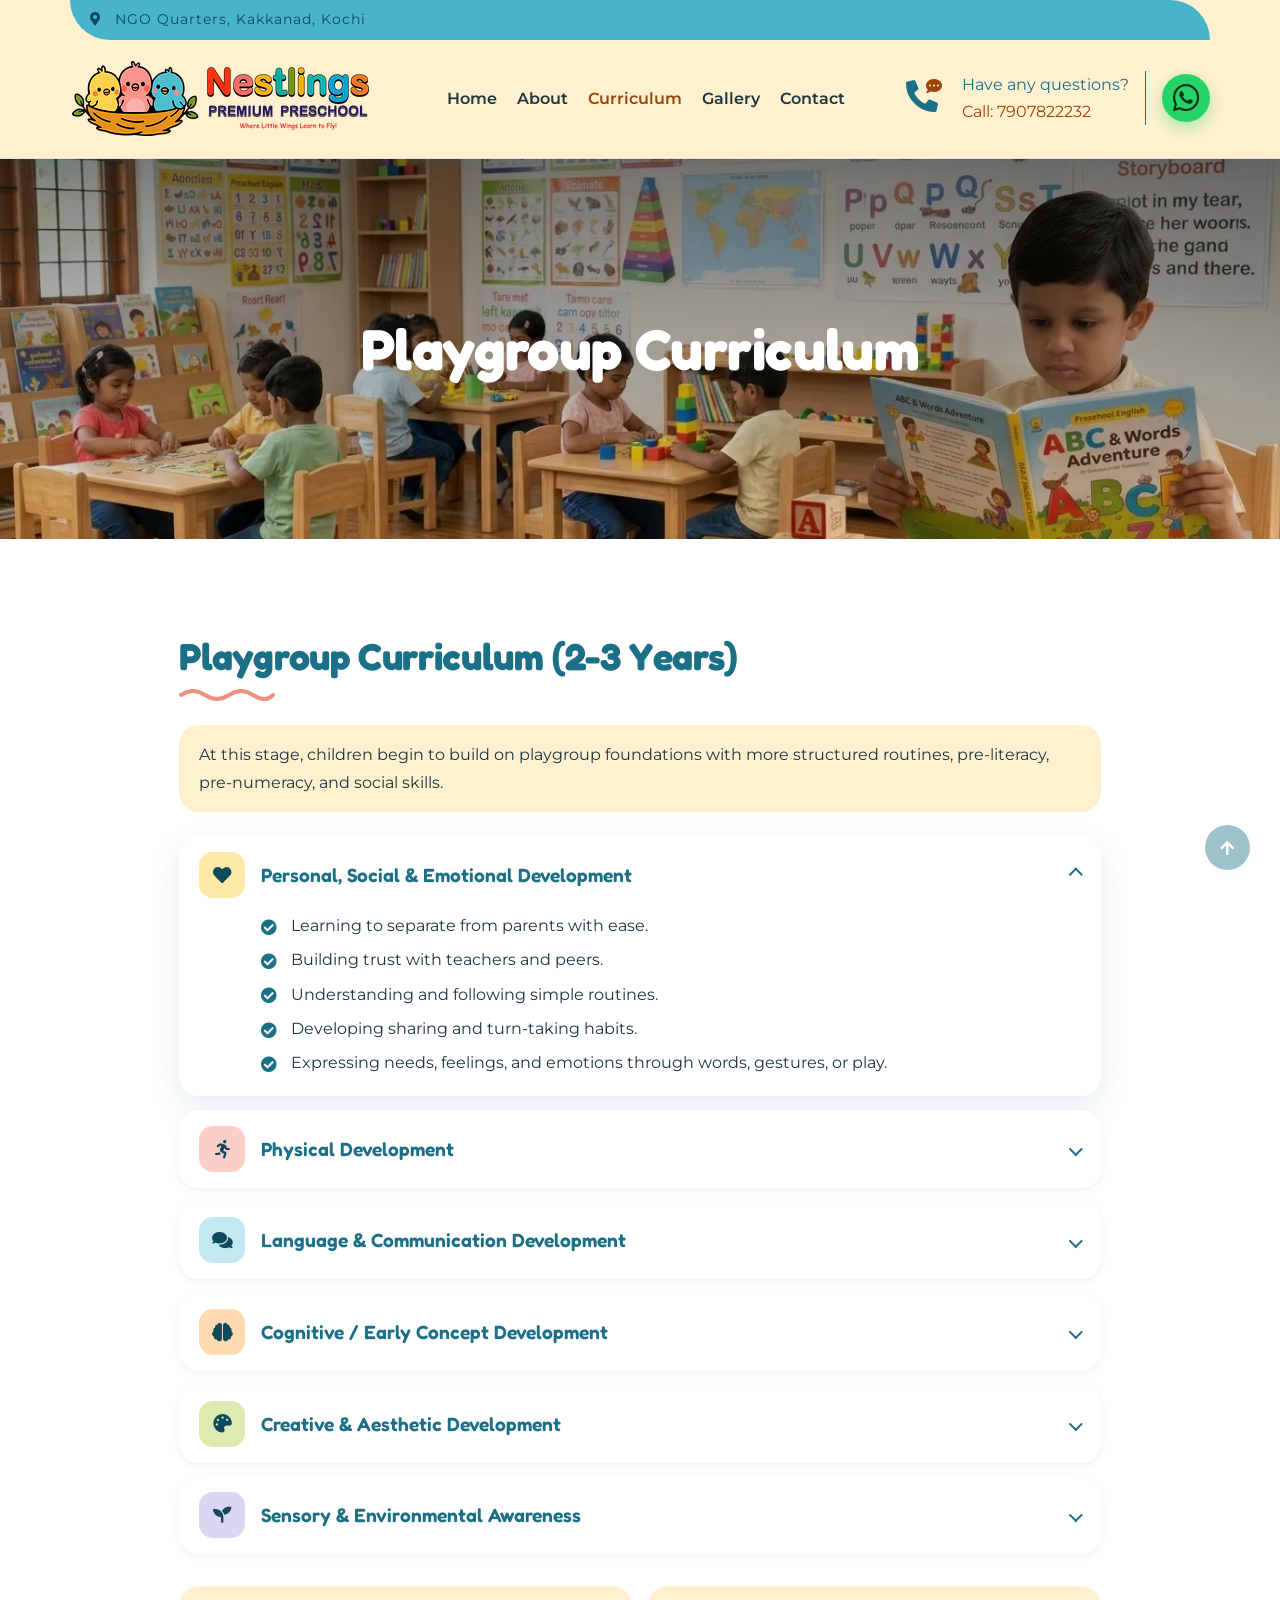
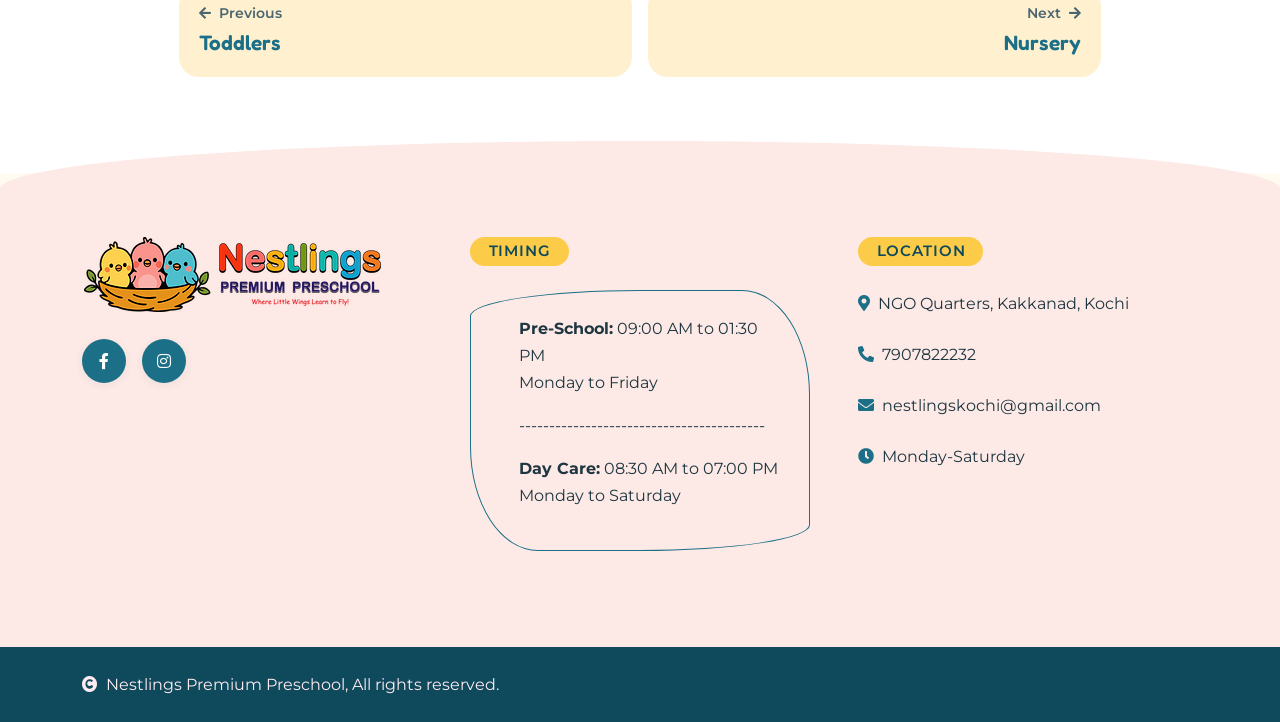
<file: playgroup-curriculum.html>
<!DOCTYPE html>
<html lang="en">

    <head>
        <meta charset="utf-8">
        <title>Nestlings Premium Preschool</title>
        <link rel="icon" type="image/png" href="img/tab.png">
        <meta content="width=device-width, initial-scale=1.0" name="viewport">
        <meta content="" name="keywords">
        <meta content="" name="description">

        <!-- Google Web Fonts -->
        <link rel="preconnect" href="https://fonts.googleapis.com">
        <link rel="preconnect" href="https://fonts.gstatic.com" crossorigin>
        <link href="https://fonts.googleapis.com/css2?family=Fredoka:wght@500;600;700&family=Montserrat:wght@400;500;600;700&display=swap" rel="stylesheet"> 

        <!-- Icon Font Stylesheet -->
        <link rel="stylesheet" href="https://use.fontawesome.com/releases/v5.15.4/css/all.css"/>

        <!-- Customized Bootstrap Stylesheet -->
        <link href="css/bootstrap.min.css" rel="stylesheet">

        <!-- Template Stylesheet -->
        <link href="css/style.css" rel="stylesheet">

        <!-- Nestlings visual system (loads after style.css) -->
        <link href="css/nestlings-theme.css" rel="stylesheet">
        <link rel="preload" as="image" href="img/banner-sm.webp" media="(max-width: 767.98px)">
        <link rel="preload" as="image" href="img/banner.webp" media="(min-width: 768px)">
        <script src="js/reveal.js"></script>

        

    </head>

    <body>

        <site-header active="curriculum.html"></site-header>


        <!-- Modal Search Start -->
        <!-- Modal Search End -->


        <!-- Page Header Start -->
        <div class="container-fluid page-header py-5 wow fadeIn" data-wow-delay="0.1s">
            <div class="container text-center py-5">
                <h1 class="display-2 text-white mb-0">Playgroup Curriculum</h1>
            </div>
        </div>
        <!-- Page Header End -->


        <!-- Curriculum Start -->
        <div class="container-fluid py-5 curriculum-detail">
            <div class="container py-5">
                <div class="row g-5">


                    <div class="col-lg-10 mx-auto">
                        <h2 class="display-5 mb-4">Playgroup Curriculum (2-3 Years)</h2>
                        <div class="cur-note"><p>At this stage, children begin to build on playgroup foundations with more structured routines, pre-literacy, pre-numeracy, and social skills.</p></div>
                        <div class="cur-accordion">
                        <details class="cur-acc" name="curriculum" open>
                            <summary>
                                <span class="cur-ico" aria-hidden="true"><i class="fas fa-heart"></i></span>
                                <span class="cur-title">Personal, Social &amp; Emotional Development</span>
                            </summary>
                            <div class="cur-body"><ul class="cur-list"><li>Learning to separate from parents with ease.</li><li>Building trust with teachers and peers.</li><li>Understanding and following simple routines.</li><li>Developing sharing and turn-taking habits.</li><li>Expressing needs, feelings, and emotions through words, gestures, or play.</li></ul></div>
                        </details>
<details class="cur-acc" name="curriculum">
                            <summary>
                                <span class="cur-ico" aria-hidden="true"><i class="fas fa-running"></i></span>
                                <span class="cur-title">Physical Development</span>
                            </summary>
                            <div class="cur-body"><h3 class="cur-sub">Gross Motor Skills</h3><ul class="cur-list"><li>Running, jumping, climbing, crawling, balancing.</li><li>Participating in outdoor play with balls, ride-ons, and slides.</li></ul><h3 class="cur-sub">Fine Motor Skills</h3><ul class="cur-list"><li>Scribbling with crayons.</li><li>Finger painting and clay modeling.</li><li>Picking and placing objects, stacking blocks.</li><li>Practicing hand-eye coordination through puzzles and sorting games.</li></ul></div>
                        </details>
<details class="cur-acc" name="curriculum">
                            <summary>
                                <span class="cur-ico" aria-hidden="true"><i class="fas fa-comments"></i></span>
                                <span class="cur-title">Language &amp; Communication Development</span>
                            </summary>
                            <div class="cur-body"><ul class="cur-list"><li>Listening to rhymes, stories, and songs.</li><li>Responding to simple instructions.</li><li>Identifying familiar objects and pictures.</li><li>Learning basic vocabulary (family, body parts, animals, colors, etc.).</li></ul></div>
                        </details>
<details class="cur-acc" name="curriculum">
                            <summary>
                                <span class="cur-ico" aria-hidden="true"><i class="fas fa-brain"></i></span>
                                <span class="cur-title">Cognitive / Early Concept Development</span>
                            </summary>
                            <div class="cur-body"><ul class="cur-list"><li>Sorting by color, shape, or size.</li><li>Recognizing familiar faces, animals, and objects.</li><li>Identifying and naming common shapes and primary colors.</li><li>Counting orally (1-5) through rhymes and play.</li><li>Understanding simple opposites (big-small, up-down).</li></ul></div>
                        </details>
<details class="cur-acc" name="curriculum">
                            <summary>
                                <span class="cur-ico" aria-hidden="true"><i class="fas fa-palette"></i></span>
                                <span class="cur-title">Creative &amp; Aesthetic Development</span>
                            </summary>
                            <div class="cur-body"><ul class="cur-list"><li>Free drawing, painting, scribbling.</li><li>Music and movement activities (dance, action songs).</li><li>Dramatic play (pretend kitchen, doctor set, doll play).</li><li>Exploring textures (sand play, water play, playdough).</li></ul></div>
                        </details>
<details class="cur-acc" name="curriculum">
                            <summary>
                                <span class="cur-ico" aria-hidden="true"><i class="fas fa-seedling"></i></span>
                                <span class="cur-title">Sensory &amp; Environmental Awareness</span>
                            </summary>
                            <div class="cur-body"><ul class="cur-list"><li>Nature walks and outdoor exploration.</li><li>Identifying sounds (bells, birds, vehicles).</li><li>Exploring different materials (soft, hard, rough, smooth)</li><li>Learning about community helpers and animals in simple ways.</li></ul></div>
                        </details>
                        </div>
                        <nav class="cur-pager" aria-label="Other age groups"><a class="cur-prev" href="toddlers-curriculum.html" rel="prev"><span class="cur-pager-label"><i class="fas fa-arrow-left me-1"></i> Previous</span><span class="cur-pager-name">Toddlers</span></a><a class="cur-next" href="nursery-curriculum.html" rel="next"><span class="cur-pager-label">Next <i class="fas fa-arrow-right ms-1"></i></span><span class="cur-pager-name">Nursery</span></a></nav>
                    </div>

                </div>
            </div>
        </div>
        <!-- Modal Video -->
        <!-- About End -->


        <site-footer></site-footer>

        
    <!-- JavaScript Libraries -->
    <script src="https://ajax.googleapis.com/ajax/libs/jquery/3.6.4/jquery.min.js"></script>
    <script src="https://cdn.jsdelivr.net/npm/bootstrap@5.0.0/dist/js/bootstrap.bundle.min.js"></script>
    <script src="lib/easing/easing.min.js"></script>

    <!-- Shared header/footer components (must load before main.js) -->
    <script src="js/shared-component.js"></script>

    <!-- Template Javascript -->
    <script src="js/main.js"></script>
    </body>

</html>
</file>
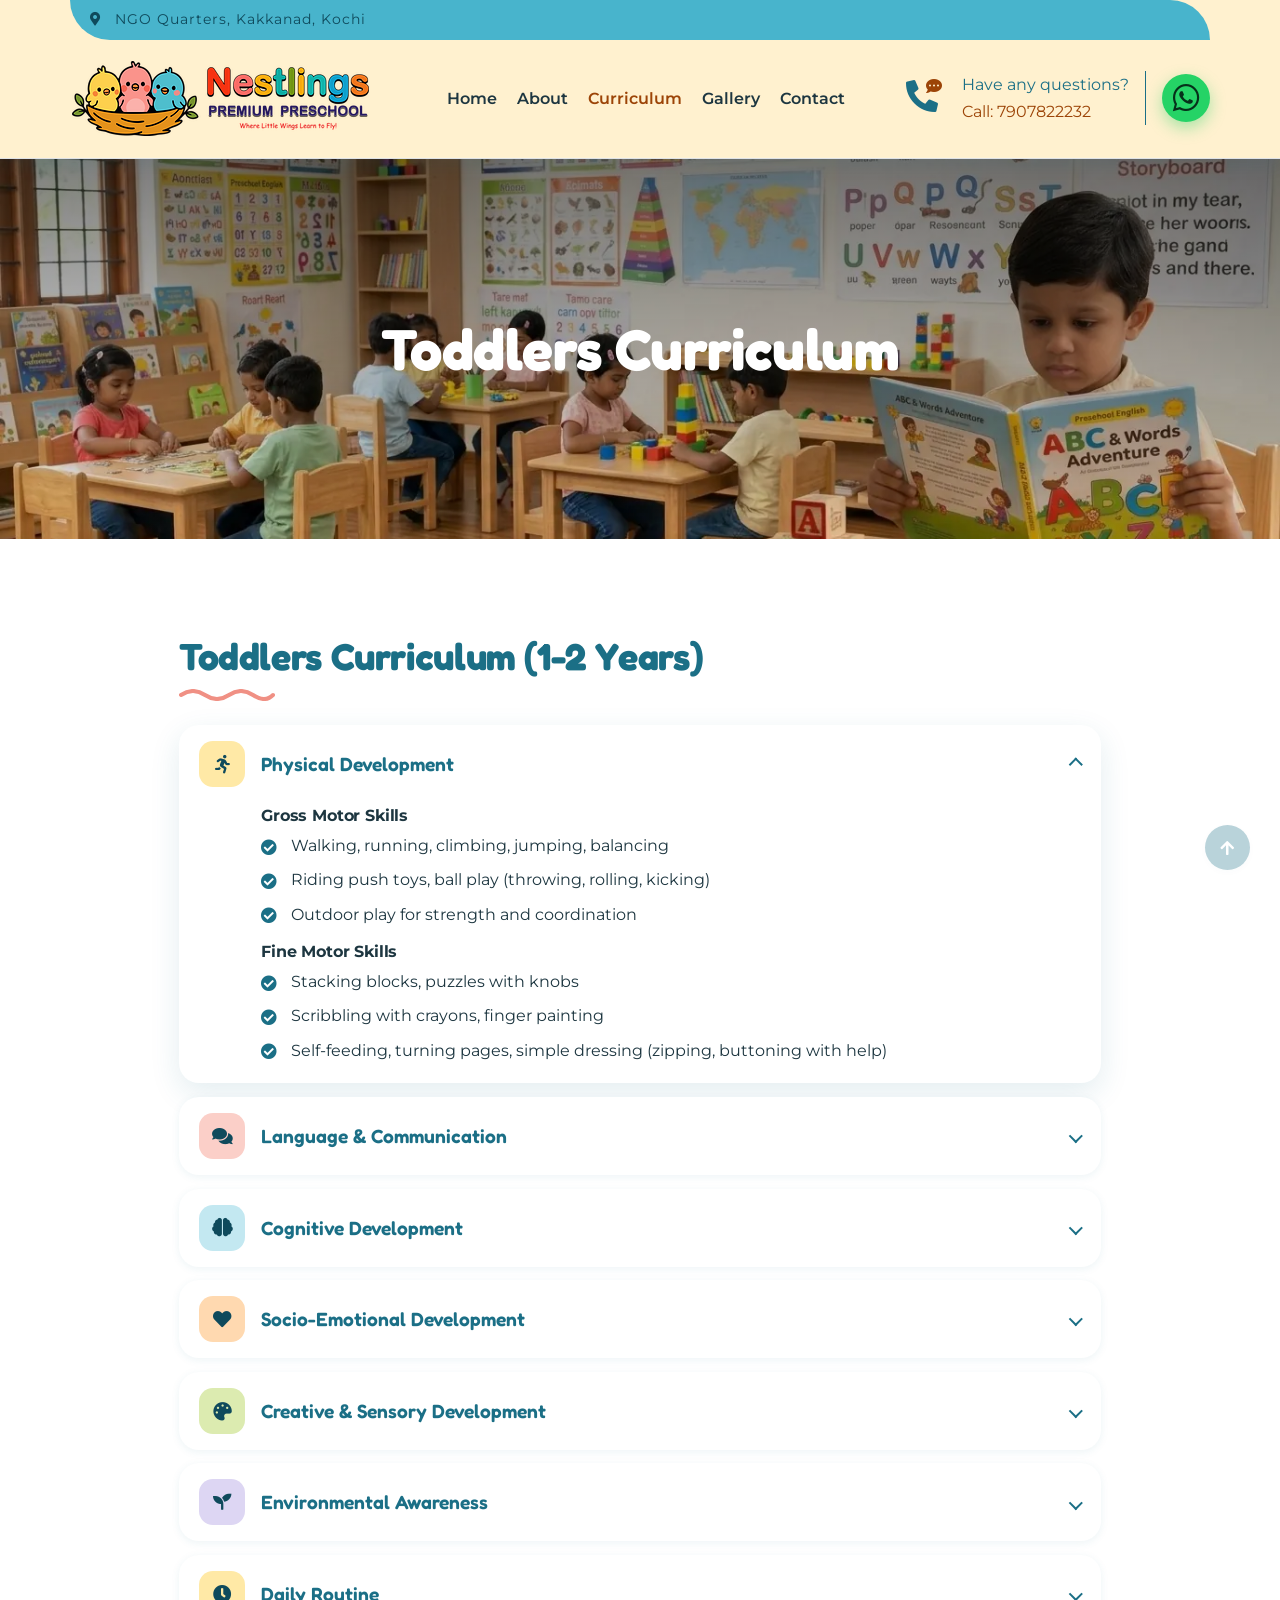
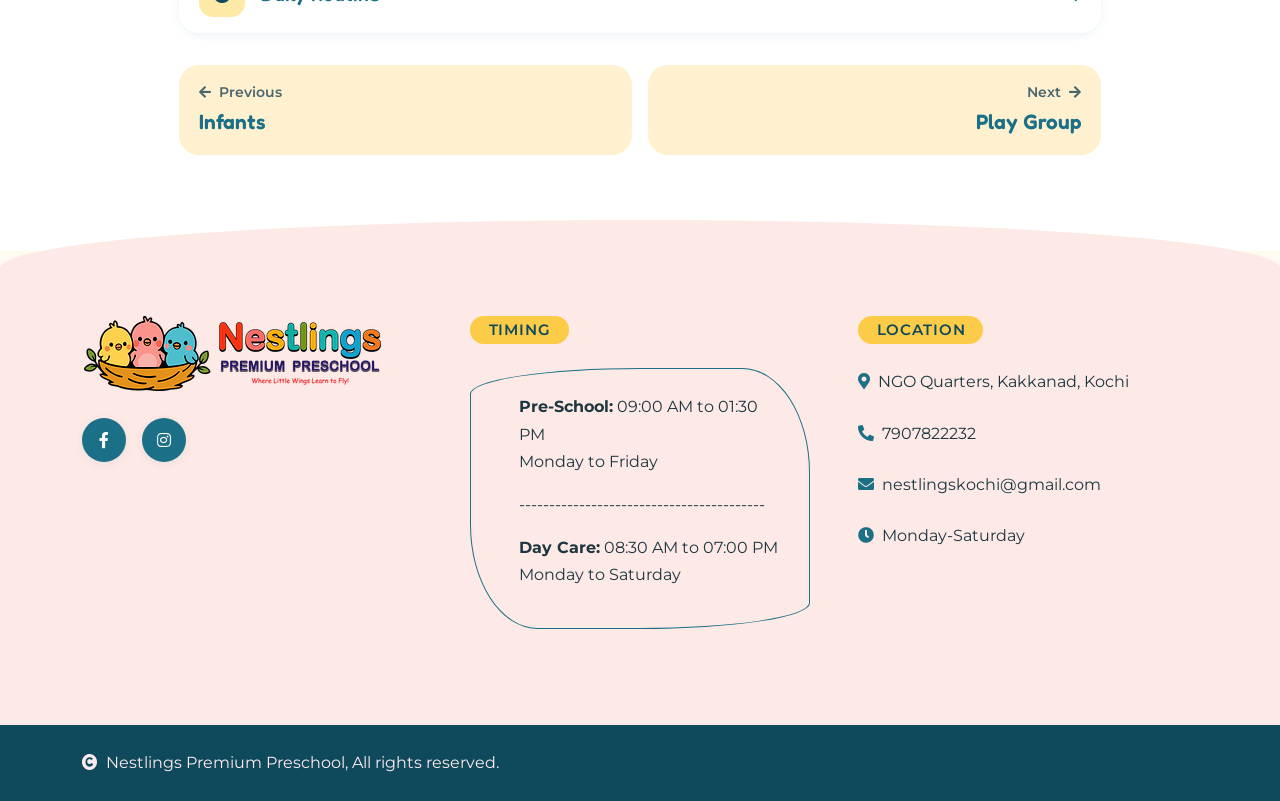
<file: toddlers-curriculum.html>
<!DOCTYPE html>
<html lang="en">

    <head>
        <meta charset="utf-8">
        <title>Nestlings Premium Preschool</title>
        <link rel="icon" type="image/png" href="img/tab.png">
        <meta content="width=device-width, initial-scale=1.0" name="viewport">
        <meta content="" name="keywords">
        <meta content="" name="description">

        <!-- Google Web Fonts -->
        <link rel="preconnect" href="https://fonts.googleapis.com">
        <link rel="preconnect" href="https://fonts.gstatic.com" crossorigin>
        <link href="https://fonts.googleapis.com/css2?family=Fredoka:wght@500;600;700&family=Montserrat:wght@400;500;600;700&display=swap" rel="stylesheet"> 

        <!-- Icon Font Stylesheet -->
        <link rel="stylesheet" href="https://use.fontawesome.com/releases/v5.15.4/css/all.css"/>

        <!-- Customized Bootstrap Stylesheet -->
        <link href="css/bootstrap.min.css" rel="stylesheet">

        <!-- Template Stylesheet -->
        <link href="css/style.css" rel="stylesheet">

        <!-- Nestlings visual system (loads after style.css) -->
        <link href="css/nestlings-theme.css" rel="stylesheet">
        <link rel="preload" as="image" href="img/banner-sm.webp" media="(max-width: 767.98px)">
        <link rel="preload" as="image" href="img/banner.webp" media="(min-width: 768px)">
        <script src="js/reveal.js"></script>

        

    </head>

    <body>

        <site-header active="curriculum.html"></site-header>


        <!-- Modal Search Start -->
        <!-- Modal Search End -->


        <!-- Page Header Start -->
        <div class="container-fluid page-header py-5 wow fadeIn" data-wow-delay="0.1s">
            <div class="container text-center py-5">
                <h1 class="display-2 text-white mb-0">Toddlers Curriculum</h1>
            </div>
        </div>
        <!-- Page Header End -->


        <!-- Curriculum Start -->
        <div class="container-fluid py-5 curriculum-detail">
            <div class="container py-5">
                <div class="row g-5">


                    <div class="col-lg-10 mx-auto">
                        <h2 class="display-5 mb-4">Toddlers Curriculum (1-2 Years)</h2>
                        
                        <div class="cur-accordion">
                        <details class="cur-acc" name="curriculum" open>
                            <summary>
                                <span class="cur-ico" aria-hidden="true"><i class="fas fa-running"></i></span>
                                <span class="cur-title">Physical Development</span>
                            </summary>
                            <div class="cur-body"><h3 class="cur-sub">Gross Motor Skills</h3><ul class="cur-list"><li>Walking, running, climbing, jumping, balancing</li><li>Riding push toys, ball play (throwing, rolling, kicking)</li><li>Outdoor play for strength and coordination</li></ul><h3 class="cur-sub">Fine Motor Skills</h3><ul class="cur-list"><li>Stacking blocks, puzzles with knobs</li><li>Scribbling with crayons, finger painting</li><li>Self-feeding, turning pages, simple dressing (zipping, buttoning with help)</li></ul></div>
                        </details>
<details class="cur-acc" name="curriculum">
                            <summary>
                                <span class="cur-ico" aria-hidden="true"><i class="fas fa-comments"></i></span>
                                <span class="cur-title">Language &amp; Communication</span>
                            </summary>
                            <div class="cur-body"><ul class="cur-list"><li>Expanding vocabulary through songs, rhymes, and stories</li><li>Naming objects, animals, body parts, colors</li><li>Encouraging two to three-word sentences</li><li>Listening and responding to simple instructions</li><li>Puppet play, storytelling, and circle-time conversations</li></ul></div>
                        </details>
<details class="cur-acc" name="curriculum">
                            <summary>
                                <span class="cur-ico" aria-hidden="true"><i class="fas fa-brain"></i></span>
                                <span class="cur-title">Cognitive Development</span>
                            </summary>
                            <div class="cur-body"><ul class="cur-list"><li>Identifying shapes, colors, and basic numbers (1-5)</li><li>Sorting and matching objects</li><li>Cause-and-effect play (push-pull toys, stacking, nesting cups)</li><li>Simple puzzles and problem-solving activities</li><li>Exploring nature and asking "what/why" questions</li></ul></div>
                        </details>
<details class="cur-acc" name="curriculum">
                            <summary>
                                <span class="cur-ico" aria-hidden="true"><i class="fas fa-heart"></i></span>
                                <span class="cur-title">Socio-Emotional Development</span>
                            </summary>
                            <div class="cur-body"><ul class="cur-list"><li>Parallel play moving toward cooperative play</li><li>Learning to share and take turns with guidance</li><li>Developing routines (snack time, clean-up time)</li><li>Expressing feelings and recognizing emotions in self/others</li><li>Building independence (washing hands, tidying toys)</li></ul></div>
                        </details>
<details class="cur-acc" name="curriculum">
                            <summary>
                                <span class="cur-ico" aria-hidden="true"><i class="fas fa-palette"></i></span>
                                <span class="cur-title">Creative &amp; Sensory Development</span>
                            </summary>
                            <div class="cur-body"><ul class="cur-list"><li>Music, dance, and movement activities</li><li>Finger painting, clay play, sponge painting</li><li>Dramatic play: dolls, kitchen sets, dress-up corner</li><li>Sensory bins (water, sand, rice always supervised)</li><li>Rhythm instrument and simple action songs</li></ul></div>
                        </details>
<details class="cur-acc" name="curriculum">
                            <summary>
                                <span class="cur-ico" aria-hidden="true"><i class="fas fa-seedling"></i></span>
                                <span class="cur-title">Environmental Awareness</span>
                            </summary>
                            <div class="cur-body"><ul class="cur-list"><li>Identifying animals, birds, plants, and insects</li><li>Learning about family members and community helpers</li><li>Observing seasonal changes, weather, and nature walks</li><li>Simple eco-habits (watering plants, not littering)</li><li>Celebrating cultural events and festivals in simple ways</li></ul></div>
                        </details>
<details class="cur-acc" name="curriculum">
                            <summary>
                                <span class="cur-ico" aria-hidden="true"><i class="fas fa-clock"></i></span>
                                <span class="cur-title">Daily Routine</span>
                            </summary>
                            <div class="cur-body"><ul class="cur-list"><li>Circle time: greeting, weather, songs, calendar talk</li><li>Free play: blocks, pretend play, outdoor play</li><li>Structured activities: storytelling, art, language/numbers</li><li>Snack &amp; rest time: self-feeding and quiet time</li><li>At this stage, children learn best through play, sensory exploration, and routines.</li></ul></div>
                        </details>
                        </div>
                        <nav class="cur-pager" aria-label="Other age groups"><a class="cur-prev" href="infants-curriculum.html" rel="prev"><span class="cur-pager-label"><i class="fas fa-arrow-left me-1"></i> Previous</span><span class="cur-pager-name">Infants</span></a><a class="cur-next" href="playgroup-curriculum.html" rel="next"><span class="cur-pager-label">Next <i class="fas fa-arrow-right ms-1"></i></span><span class="cur-pager-name">Play Group</span></a></nav>
                    </div>

                </div>
            </div>
        </div>
        <!-- Modal Video -->
        <!-- About End -->


        <site-footer></site-footer>

        
    <!-- JavaScript Libraries -->
    <script src="https://ajax.googleapis.com/ajax/libs/jquery/3.6.4/jquery.min.js"></script>
    <script src="https://cdn.jsdelivr.net/npm/bootstrap@5.0.0/dist/js/bootstrap.bundle.min.js"></script>
    <script src="lib/easing/easing.min.js"></script>

    <!-- Shared header/footer components (must load before main.js) -->
    <script src="js/shared-component.js"></script>

    <!-- Template Javascript -->
    <script src="js/main.js"></script>
    </body>

</html>
</file>
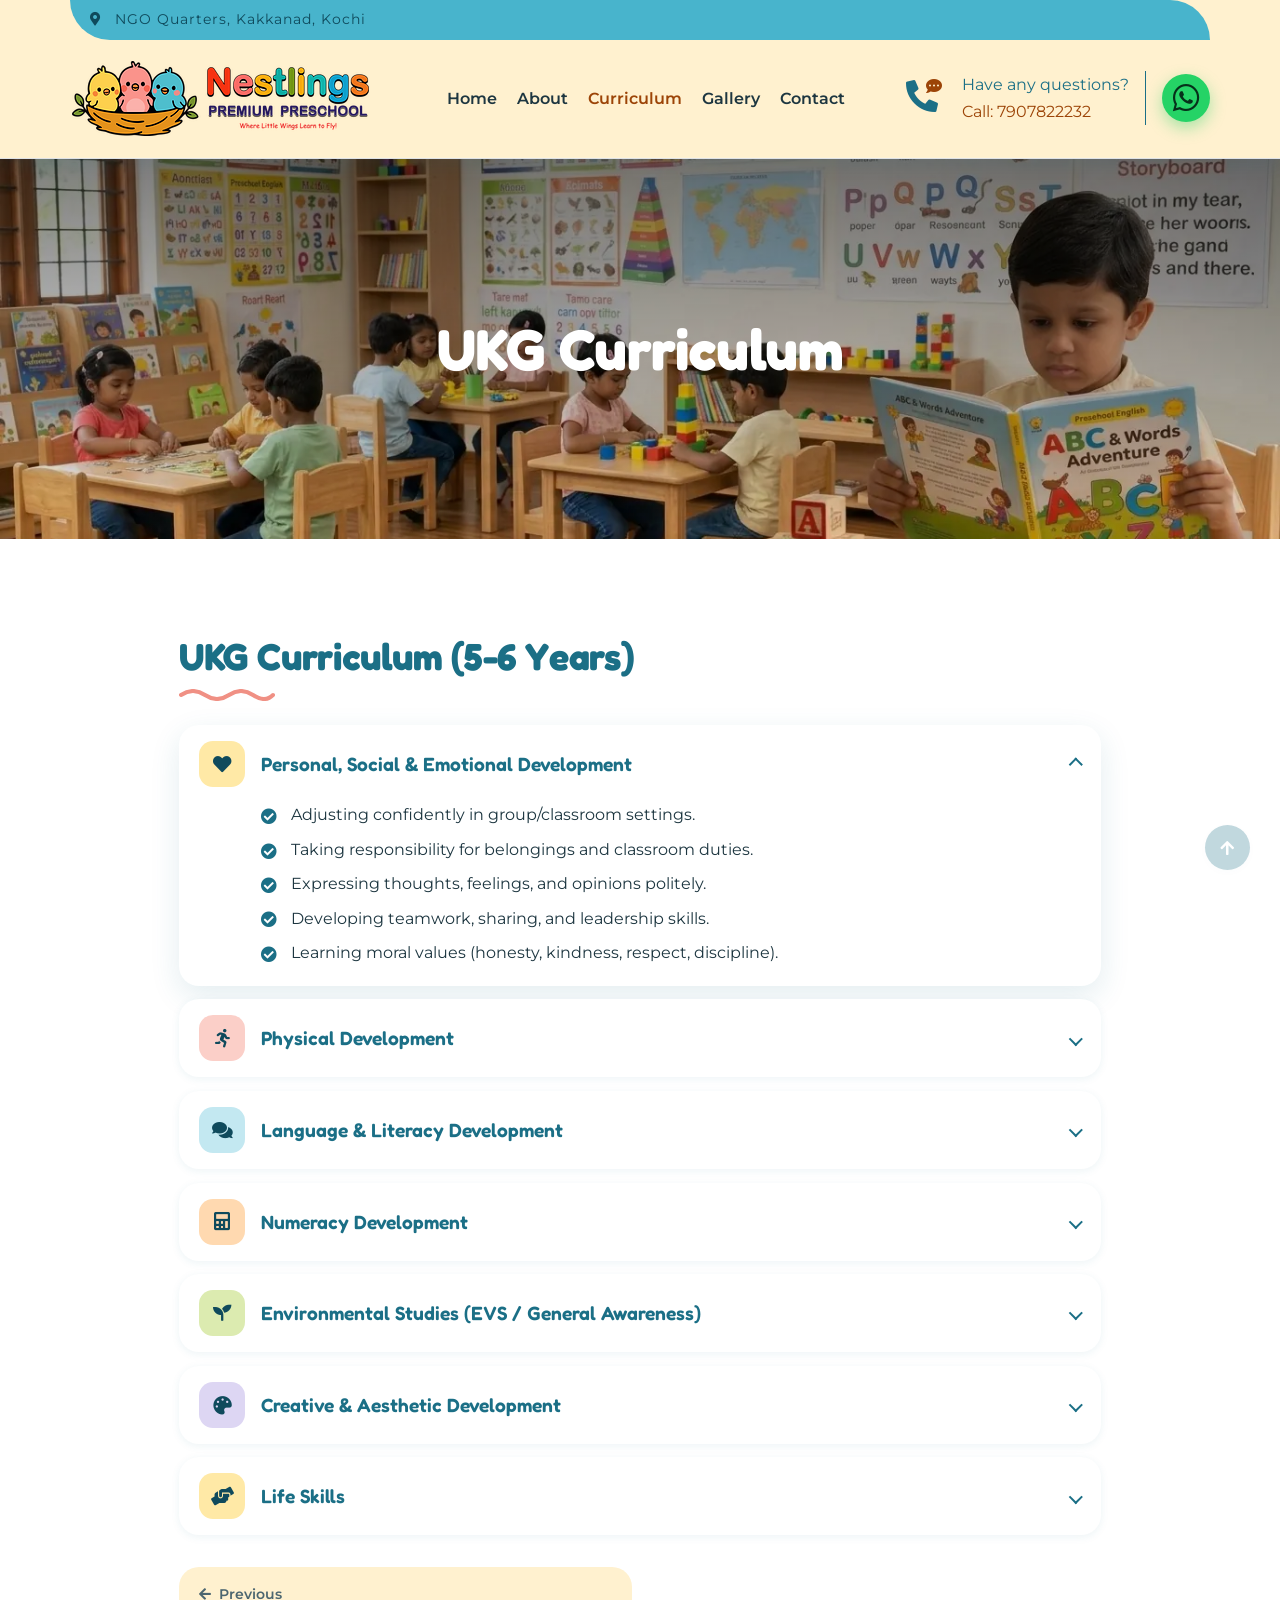
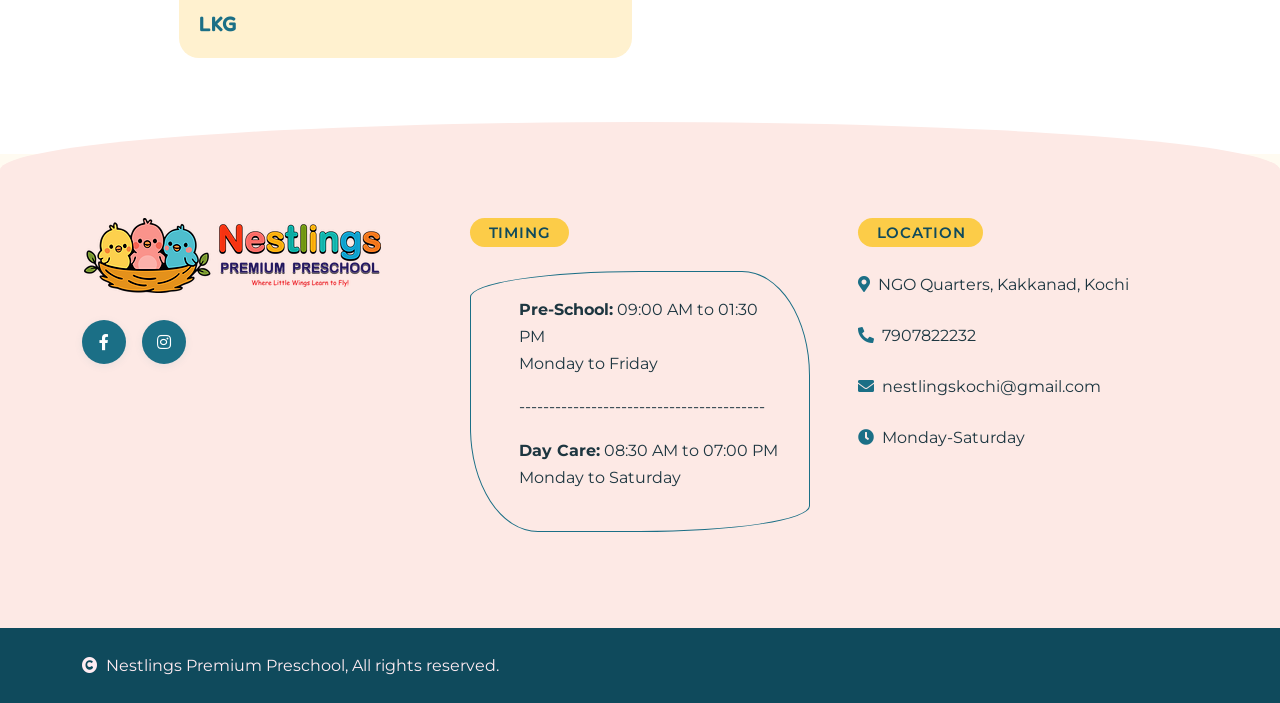
<file: ukg-curriculum.html>
<!DOCTYPE html>
<html lang="en">

    <head>
        <meta charset="utf-8">
        <title>Nestlings Premium Preschool</title>
        <link rel="icon" type="image/png" href="img/tab.png">
        <meta content="width=device-width, initial-scale=1.0" name="viewport">
        <meta content="" name="keywords">
        <meta content="" name="description">

        <!-- Google Web Fonts -->
        <link rel="preconnect" href="https://fonts.googleapis.com">
        <link rel="preconnect" href="https://fonts.gstatic.com" crossorigin>
        <link href="https://fonts.googleapis.com/css2?family=Fredoka:wght@500;600;700&family=Montserrat:wght@400;500;600;700&display=swap" rel="stylesheet"> 

        <!-- Icon Font Stylesheet -->
        <link rel="stylesheet" href="https://use.fontawesome.com/releases/v5.15.4/css/all.css"/>

        <!-- Customized Bootstrap Stylesheet -->
        <link href="css/bootstrap.min.css" rel="stylesheet">

        <!-- Template Stylesheet -->
        <link href="css/style.css" rel="stylesheet">

        <!-- Nestlings visual system (loads after style.css) -->
        <link href="css/nestlings-theme.css" rel="stylesheet">
        <link rel="preload" as="image" href="img/banner-sm.webp" media="(max-width: 767.98px)">
        <link rel="preload" as="image" href="img/banner.webp" media="(min-width: 768px)">
        <script src="js/reveal.js"></script>

        

    </head>

    <body>

        <site-header active="curriculum.html"></site-header>


        <!-- Modal Search Start -->
        <!-- Modal Search End -->


        <!-- Page Header Start -->
        <div class="container-fluid page-header py-5 wow fadeIn" data-wow-delay="0.1s">
            <div class="container text-center py-5">
                <h1 class="display-2 text-white mb-0">UKG Curriculum</h1>
            </div>
        </div>
        <!-- Page Header End -->


        <!-- Curriculum Start -->
        <div class="container-fluid py-5 curriculum-detail">
            <div class="container py-5">
                <div class="row g-5">


                    <div class="col-lg-10 mx-auto">
                        <h2 class="display-5 mb-4">UKG Curriculum (5-6 Years)</h2>
                        
                        <div class="cur-accordion">
                        <details class="cur-acc" name="curriculum" open>
                            <summary>
                                <span class="cur-ico" aria-hidden="true"><i class="fas fa-heart"></i></span>
                                <span class="cur-title">Personal, Social &amp; Emotional Development</span>
                            </summary>
                            <div class="cur-body"><ul class="cur-list"><li>Adjusting confidently in group/classroom settings.</li><li>Taking responsibility for belongings and classroom duties.</li><li>Expressing thoughts, feelings, and opinions politely.</li><li>Developing teamwork, sharing, and leadership skills.</li><li>Learning moral values (honesty, kindness, respect, discipline).</li></ul></div>
                        </details>
<details class="cur-acc" name="curriculum">
                            <summary>
                                <span class="cur-ico" aria-hidden="true"><i class="fas fa-running"></i></span>
                                <span class="cur-title">Physical Development</span>
                            </summary>
                            <div class="cur-body"><h3 class="cur-sub">Gross Motor Skills</h3><ul class="cur-list"><li>Running, skipping, hopping, balancing, jumping over hurdles.</li><li>Simple team games, relay races, yoga, dance, and exercises.</li><li>Outdoor play to build stamina and coordination.</li></ul><h3 class="cur-sub">Fine Motor Skills</h3><ul class="cur-list"><li>Writing neatly with correct pencil grip.</li><li>Tracing and copying words/sentences.</li><li>Drawing, coloring within outlines.</li><li>Origami, craft (cutting, folding, pasting).</li><li>Threading, buttoning, tying laces (self-help skills).</li></ul></div>
                        </details>
<details class="cur-acc" name="curriculum">
                            <summary>
                                <span class="cur-ico" aria-hidden="true"><i class="fas fa-comments"></i></span>
                                <span class="cur-title">Language &amp; Literacy Development</span>
                            </summary>
                            <div class="cur-body"><h3 class="cur-sub">Listening &amp; Speaking</h3><ul class="cur-list"><li>﻿﻿Listening to stories and retelling them in sequence.</li><li>﻿﻿Show &amp; Tell activities for confidence.</li><li>﻿﻿Using descriptive words in speech.</li><li>Answering "why, how, when" questions.</li></ul><h3 class="cur-sub">Reading &amp; Writing</h3><ul class="cur-list"><li>Recognition and writing of capital &amp; small letters (A-Z, a-z).</li><li>Phonics blends (sh, ch, th, etc.).</li><li>﻿﻿Reading and writing 3-4 letter words (cat, ship, frog).</li><li>Introduction to sight words (the, is, and, this, that.</li><li>Writing simple sentences with spacing and punctuation.</li><li>﻿﻿Introduction to cursive letters (optional, depends on school curriculum)</li></ul></div>
                        </details>
<details class="cur-acc" name="curriculum">
                            <summary>
                                <span class="cur-ico" aria-hidden="true"><i class="fas fa-calculator"></i></span>
                                <span class="cur-title">Numeracy Development</span>
                            </summary>
                            <div class="cur-body"><ul class="cur-list"><li>Oral counting (1-100).</li><li>﻿﻿Writing numbers (1-50 or 1-100 depending on pace).</li><li>Number names (one-ten / one-twenty).</li><li>Concepts: before, after, between.</li><li>Addition &amp; subtraction (single digit, using objects and pictures).</li><li>Understanding tens and ones (place value).</li><li>Shapes (2D + introduction to 3D: cube, sphere).</li><li>Patterns and sequencing (AB, ABC).</li><li>Measurement basics: long-short, heavy-light, more-less, full-empty, time (day/night, morning/evening).</li><li>﻿﻿Introduction to money (coins/notes through play).</li></ul></div>
                        </details>
<details class="cur-acc" name="curriculum">
                            <summary>
                                <span class="cur-ico" aria-hidden="true"><i class="fas fa-seedling"></i></span>
                                <span class="cur-title">Environmental Studies (EVS / General Awareness)</span>
                            </summary>
                            <div class="cur-body"><ul class="cur-list"><li>Myself: name, family, address, birthday, good habits.</li><li>﻿﻿My body: parts, senses, hygiene, health.</li><li>﻿﻿My home and school.</li><li>﻿﻿Community helpers (doctor, teacher, postman, etc.).</li><li>﻿﻿Transport (land, air, water).</li><li>﻿﻿Animals (wild, domestic, farm, aquatic, birds, insects).</li><li>﻿﻿Plants: parts, uses, fruits, vegetables, flowers.</li><li>﻿﻿﻿﻿Seasons &amp; weather.</li><li>﻿﻿﻿﻿Festivals &amp; celebrations.</li><li>﻿﻿﻿﻿Safety rules (road, home, school).</li><li>﻿﻿﻿﻿Environmental care: save water, trees, cleanliness)</li></ul></div>
                        </details>
<details class="cur-acc" name="curriculum">
                            <summary>
                                <span class="cur-ico" aria-hidden="true"><i class="fas fa-palette"></i></span>
                                <span class="cur-title">Creative &amp; Aesthetic Development</span>
                            </summary>
                            <div class="cur-body"><ul class="cur-list"><li>Free drawing, coloring, craft work.</li><li>Music &amp; rhythm: singing songs, clapping beats.</li><li>Dance and dramatization (story enactment, role play).</li><li>﻿﻿Creative storytelling.</li><li>﻿﻿Clay modeling, puppetry, collage work.</li></ul></div>
                        </details>
<details class="cur-acc" name="curriculum">
                            <summary>
                                <span class="cur-ico" aria-hidden="true"><i class="fas fa-hands-helping"></i></span>
                                <span class="cur-title">Life Skills</span>
                            </summary>
                            <div class="cur-body"><ul class="cur-list"><li>﻿﻿Personal hygiene, eating independently.</li><li>﻿﻿Dressing (buttons, zips, shoelaces).</li><li>﻿﻿Using polite words (please, sorry, thank you).</li><li>﻿﻿Caring for belongings and classroom materials.</li><li>﻿﻿Following routines and rules.</li><li>﻿﻿﻿﻿Developing responsibility, patience and empathy.</li></ul></div>
                        </details>
                        </div>
                        <nav class="cur-pager" aria-label="Other age groups"><a class="cur-prev" href="lkg-curriculum.html" rel="prev"><span class="cur-pager-label"><i class="fas fa-arrow-left me-1"></i> Previous</span><span class="cur-pager-name">LKG</span></a></nav>
                    </div>

                </div>
            </div>
        </div>
        <!-- Modal Video -->
        <!-- About End -->


        <site-footer></site-footer>

        
    <!-- JavaScript Libraries -->
    <script src="https://ajax.googleapis.com/ajax/libs/jquery/3.6.4/jquery.min.js"></script>
    <script src="https://cdn.jsdelivr.net/npm/bootstrap@5.0.0/dist/js/bootstrap.bundle.min.js"></script>
    <script src="lib/easing/easing.min.js"></script>

    <!-- Shared header/footer components (must load before main.js) -->
    <script src="js/shared-component.js"></script>

    <!-- Template Javascript -->
    <script src="js/main.js"></script>
    </body>

</html>
</file>
<file: css/style.css>
/*** Spinner Start ***/
body {
  padding-top: 155px;
}

#spinner {
	position: sticky;
    opacity: 0;
    visibility: hidden;
    transition: opacity .8s ease-out, visibility 0s linear .5s;
    z-index: 99999;
 }

 #spinner.show {
     transition: opacity .8s ease-out, visibility 0s linear .0s;
     visibility: visible;
     opacity: 1;
 }
/*** Spinner End ***/


/*** Common CSS Start ***/
.back-to-top {
    position: fixed;
    right: 30px;
    bottom: 30px;
    display: flex;
    width: 45px;
    height: 45px;
    align-items: center;
    justify-content: center;
    transition: 0.5s;
    z-index: 99;
}

h1,
h2,
h3,
.h1,
.h2,
.h3 {
    font-weight: 200;
    font-family: 'Montserrat', sans-serif;
}

h4,
h5,
h6,
.h4,
.h5,
.h6
    {
    font-weight: 600;
    font-family: 'Montserrat', sans-serif;
}

.display-1,
.display-2,
.display-3,
.display-4,
.display-5,
.display-6 {
    font-weight: 700;
    font-family: 'Fredoka', sans-serif;
}

.display-4,
.display-5,
.display-6 {
    font-weight: 600;
}

.wow,
.animated {
    animation-duration: 2s !important;
}
/*** Common CSS End ***/


/*** Button Start ***/
.btn {
    font-weight: 600;
    transition: .5s;
}

.btn-square {
    width: 32px;
    height: 32px;
}

.btn-sm-square {
    width: 34px;
    height: 34px;
}

.btn-md-square {
    width: 44px;
    height: 44px;
}

.btn-lg-square {
    width: 56px;
    height: 56px;
}

.btn-square,
.btn-sm-square,
.btn-md-square,
.btn-lg-square {
    padding: 0;
    display: flex;
    align-items: center;
    justify-content: center;
    font-weight: normal;
}

.btn.btn-primary {
    border: 0;
    color: var(--bs-white);
}

.btn.btn-primary:hover {
    background: var(--bs-secondary);
    color: var(--bs-primary);
}

.btn-border-radius {
    border-radius: 25% 10%;
}

.img-border-radius {
    border-radius: 50% 20% / 10% 40%;
}

.title-border-radius {
    border-radius: 10% 30%;
}
/*** Button End ***/


/*** Topbar Start ***/
.topbar .top-info {
    font-size: medium;
    font-weight: 400;
    font-family: 'Montserrat', sans-serif;
    letter-spacing: 1px;
    display: flex;
    align-items: center;
}

.topbar .top-link {
    display: flex;
    align-items: center;
    justify-content: center;
}

.topbar .top-link a {
    margin-right: 10px;
}

.topbar .top-link a:hover {
    background: var(--bs-secondary) !important;
}

.topbar .top-link a:hover i {
    color: var(--bs-primary) !important;
}
/*** Topbar End ***/


/*** Navbar Start ***/
.navbar {
    border-bottom: 1px solid rgba(255, 255, 255, .1);
}

.navbar .navbar-nav .nav-link {
    padding: 10px 12px;
    font-size: 16px;
    font-weight: 600;
    transition: .5s;
}

.navbar .navbar-nav .nav-link:hover,
.navbar .navbar-nav .nav-link.active,
.fixed-top.bg-white .navbar .navbar-nav .nav-link:hover,
.fixed-top.bg-white .navbar .navbar-nav .nav-link.active {
    color: var(--bs-primary);
}

.navbar .dropdown-toggle::after {
    border: none;
    content: "\f107";
    font-family: "Font Awesome 5 Free";
    font-weight: 700;
    vertical-align: middle;
    margin-left: 8px;
}

@media (min-width: 1200px) {
    .navbar .nav-item .dropdown-menu {
        display: block;
        visibility: hidden;
        top: 100%;
        font-weight: 400;
        font-family: 'Fredoka', sans-serif;
        transform: rotateX(-75deg);
        transform-origin: 0% 0%;
        border: 0;
        transition: .5s;
        opacity: 0;
    }
}

.dropdown .dropdown-menu a:hover {
    background: var(--bs-secondary);
    color: var(--bs-primary);
}

.navbar .nav-item:hover .dropdown-menu {
    transform: rotateX(0deg);
    visibility: visible;
    background: var(--bs-light) !important;
    border-radius: 10px !important;
    transition: .5s;
    opacity: 1;
}

#searchModal .modal-content {
    background: rgba(255, 255, 255, .8);
}
/*** Navbar End ***/


/*** Hero Header ***/
.hero-header,
.page-header {
    background: linear-gradient(rgba(0, 0, 0, 0.5), rgba(0, 0, 0, 0.05)), url(../img/banner.webp);
    background-position: center center;
    background-repeat: no-repeat;
    background-size: cover;
    /* Same banner height on every page (home + inner pages) */
    min-height: 380px;
    display: flex;
    align-items: center;
}

/* Readable hero text over the photo */
.hero-header .hero-tag {
    border-radius: 50px;
    box-shadow: 0 4px 12px rgba(0, 0, 0, .35);
}

.hero-header .hero-title {
    text-shadow: 0 2px 8px rgba(0, 0, 0, .6);
}

.hero-header > .container,
.page-header > .container {
    width: 100%;
}

/* Mobile: show the whole banner at full width; height follows the image
   ratio (1376x768) so it is never stretched or cropped */
@media (max-width: 767.98px) {
    .hero-header,
    .page-header {
        background-size: 100% auto;
        background-position: top center;
        background-color: #2b2b2b;
        min-height: calc(100vw * 768 / 1376);
        padding-top: 1rem !important;
        padding-bottom: 1rem !important;
    }

    .page-header > .container {
        padding-top: 0 !important;
        padding-bottom: 0 !important;
    }

    .page-header h1.display-2 {
        font-size: 2rem;
    }

    .hero-header .row {
        --bs-gutter-y: 0.5rem;
    }

    .hero-header .hero-tag {
        font-size: 1rem !important;
        margin-bottom: .5rem !important;
    }

    .hero-header .hero-title {
        font-size: 1.4rem;
        margin-bottom: .75rem !important;
    }

    .hero-header .btn {
        padding: .5rem 1.25rem !important;
    }
}
/*** Hero Header ***/


/*** About Start ***/
.video {
    position: relative;
    height: 100%;
    min-height: 400px;
    background: linear-gradient(rgba(255, 255, 255, 0.1), rgba(255, 255, 255, 0.1)), url(../img/about.jpg);
    background-position: center center;
    background-repeat: no-repeat;
    background-size: cover;
    border-radius: 10px;
}

.video.border {
    border-radius: 50% 20% / 10% 40%;
}

/*** About End ***/


/*** service Start ***/
.service {
    background: linear-gradient(rgba(255, 72, 128, 0.05), rgba(255, 72, 128, 0.2));
}

/* Variant without the gradient band behind the grid */
.service.service-plain {
    background: none;
}

.service .service-item {
    box-shadow: 0 0 45px rgba(0, 0, 0, .1);
    width: 100%;
    height: 100%;
    border-radius: 50% 20% / 10% 40%;
    transition: 0.5s;
    position: relative;
}

.service-content::after {
    position: absolute;
    content: "";
    width: 0;
    height: 100%;
    top: 0;
    left: 0;
    right: auto;
    background: transparent;
    border-radius: 50% 20% / 10% 40%;
    transition: .5s;
}

.service-item:hover {
    border: 1px solid var(--bs-secondary) !important;
}

.service-item:hover .service-content::after {
    background: var(--bs-secondary);
    width: 100%;
    opacity: 1;
    z-index: 1;
}

.service-item .service-content .service-content-inner {
    position: relative;
    z-index: 2;
}

.service-item .service-content-inner i,
.service-item .service-content-inner p,
.service-item .service-content-inner a.h4 {
    transition: 0.5s;
}

.service-item:hover .service-content-inner i,
.service-item:hover .service-content-inner p {
    color: var(--bs-white) !important;
}
.service-item:hover .service-content-inner a.h4 {
    color: var(--bs-primary);
}

.service-item:hover .service-content-inner a.btn-primary {
    background: var(--bs-white) !important;
    color: var(--bs-primary) !important;
}

.service-item .service-content-inner a.btn-primary:hover {
    background: var(--bs-primary) !important;
    color: var(--bs-white) !important;
}
/*** Service End ***/


/*** Events Start ***/
.events .events-item {
    width: 100%;
    height: 100%;
    border-radius: 30%;
    position: relative;
}

.events .events-item .events-inner .events-img .event-overlay {
    position: absolute;
    top: 50%; 
    left: 50%;
    transform: translate(-50%, -50%);
    transition: 0.5s;
    z-index: 1;
    opacity: 0;
}

.events .events-item .events-inner .events-img:hover .event-overlay {
    opacity: 1;
}

.events .events-item .events-img::after {
    position: absolute;
    content: "";
    width: 100%;
    height: 0;
    top: 0;
    left: 0;
    bottom: auto;
    background: rgba(77, 101, 249, .7);
    border-radius: 10px;
    transition: 0.5s;
}

.events .events-item:hover .events-img::after {
    height: 100%;
    opacity: 1;
}

.events .events-item .events-text a.h4,
.events .events-item .events-img img {
    transition: 0.5s;
}

.events .events-item:hover .events-text a.h4 {
    color: var(--bs-primary) !important;
}

.events .events-item:hover .events-img img {
    transform: scale(1.3);
}
/*** Events End ***/


.map-container {
  position: relative;
  width: 100%;
  padding-bottom: 56.25%; /* 16:9 aspect ratio */
  height: 0;
  overflow: hidden;
  border-radius: 0.5rem; /* optional rounded corners */
}

.map-container iframe {
  position: absolute;
  top: 0;
  left: 0;
  width: 100%;
  height: 100%;
  border: 0;
}

.contact-box p, 
.contact-box a {
  word-break: break-word;
  overflow-wrap: anywhere;
}

/*** Footer Start ***/
.footer .footer-galary-img img {
    width: 100%;
    border-style: dotted; 
    border-color: var(--bs-primary);
    transition: 0.5s;
}

.footer .footer-galary-img img:hover {
    transform: scale(1.2);
}

.footer-item a.text-body:hover {
    color: var(--bs-secondary) !important;
}
/*** Footer End ***/
</file>
<file: css/nestlings-theme.css>
/* ==========================================================================
   Nestlings visual system – theme layer
   Loaded AFTER css/style.css on every page. Changes colour, type, shape and
   motion only; layout and markup are untouched. Delete this file (and its
   <link>/<script> lines) to go back to the previous look.
   ========================================================================== */

/* ---------- 1. Tokens ---------- */
:root {
  /* Palette sampled from the logo: the three birds (yellow, pink, blue) */
  --nl-blue-deep: #1b6f86;          /* primary text/buttons: deeper shade of the blue bird (5.7:1 on white). The exact bird blue is --nl-blue */
  --nl-blue-dark: #0f4a5c;     /* hover / dark bars */
  --nl-accent: #9c4407;        /* orange from the wordmark, darkened for text (5.4:1+ on cream, pink and yellow) */
  --nl-ink: #1d3640;           /* body text */
  --nl-muted: #4c6670;

  --nl-yellow: #fccc48;        /* yellow bird */
  --nl-coral:  #f09084;        /* pink bird */
  --nl-blue:   #48b4cc;        /* blue bird */
  --nl-yellow-soft: #ffe9a6;   /* tints used as card backgrounds (keep text readable) */
  --nl-coral-soft:  #fbcfc8;
  --nl-blue-soft:   #c3e8f1;
  --nl-orange-soft: #ffd9b0;   /* soft orange from the wordmark */
  --nl-leaf-soft:   #dcebb0;   /* soft green from the nest leaves */
  --nl-lilac-soft:  #ddd6f3;   /* soft purple from the "PREMIUM PRESCHOOL" lettering */

  --nl-cream: #fffbf1;
  --nl-cream-2: #fff1cf;
  --nl-footer: #fde9e5;

  --nl-radius: 24px;
  --nl-radius-lg: 32px;
  --nl-pill: 999px;
  --nl-shadow-sm: 0 2px 8px rgba(27, 111, 134, 0.08);
  --nl-shadow: 0 10px 30px rgba(27, 111, 134, 0.12);
  --nl-shadow-lg: 0 18px 44px rgba(27, 111, 134, 0.18);
  --nl-ease: cubic-bezier(0.22, 0.61, 0.36, 1);

  /* Re-point Bootstrap's variables so everything in style.css that uses
     var(--bs-primary / secondary / light / dark) follows the new palette */
  --bs-primary: #1b6f86;
  --bs-secondary: #9c4407;
  --bs-light: #fff1cf;
  --bs-dark: #0f4a5c;
}

/* ---------- 2. Typography ---------- */
body {
  font-family: "Montserrat", system-ui, -apple-system, "Segoe UI", sans-serif;
  font-weight: 400;
  line-height: 1.7;
  color: var(--nl-ink);
  background-color: var(--nl-cream);
}

h1, h2, h3, h4, h5, h6,
.h1, .h2, .h3, .h4, .h5, .h6,
.display-1, .display-2, .display-3, .display-4, .display-5, .display-6 {
  font-family: "Fredoka", "Montserrat", sans-serif;
  font-weight: 700;
  line-height: 1.15;
  letter-spacing: -0.01em;
  color: var(--nl-blue-deep);
}
h5, h6, .h5, .h6 { font-weight: 600; letter-spacing: 0; }

.display-2 { font-size: clamp(2.4rem, 5vw + 0.5rem, 3.6rem); }
.display-3 { font-size: clamp(2rem, 3.6vw + 0.5rem, 3rem); }
.display-5 { font-size: clamp(1.65rem, 2.6vw + 0.5rem, 2.35rem); }

.text-dark { color: var(--nl-ink) !important; }
h1.text-dark, h2.text-dark { color: var(--nl-blue-deep) !important; }
.text-primary { color: var(--nl-blue-deep) !important; }
.text-secondary { color: var(--nl-accent) !important; }
.text-muted { color: var(--nl-muted) !important; }
a { color: var(--nl-blue-deep); }
a:hover { color: var(--nl-blue-dark); }

.hero-header .text-white,
.page-header .text-white { color: #fff !important; }

/* ---------- 3. Surfaces (Bootstrap utilities are hard-coded + !important) ---------- */
.bg-light   { background-color: var(--nl-cream-2) !important; }
.bg-white   { background-color: #fff !important; }
.bg-primary { background-color: var(--nl-blue-deep) !important; }
.bg-dark    { background-color: var(--nl-blue-dark) !important; }
.border-primary { border-color: var(--nl-blue-deep) !important; }

/* ---------- 4. Buttons ---------- */
.btn { font-weight: 600; letter-spacing: 0.01em; }
.btn-border-radius,
.btn.btn-primary { border-radius: var(--nl-pill) !important; }  /* square buttons stay circles */

.btn.btn-primary {
  background-color: var(--nl-blue-deep);
  border-color: var(--nl-blue-deep);
  color: #fff !important;
  box-shadow: var(--nl-shadow-sm);
  transition: transform 0.25s var(--nl-ease), box-shadow 0.25s var(--nl-ease), background-color 0.25s;
}
.btn.btn-primary:hover,
.btn.btn-primary:focus {
  background: var(--nl-blue-dark);
  color: #fff !important;
  transform: translateY(-2px);
  box-shadow: var(--nl-shadow);
}

:focus-visible { outline: 3px solid var(--nl-accent); outline-offset: 3px; border-radius: 6px; }
.hero-header :focus-visible, .copyright :focus-visible { outline-color: var(--nl-yellow); }

/* ---------- 5. Section labels ---------- */
.title-border-radius {
  background: var(--nl-yellow);
  color: var(--nl-blue-deep) !important;
  border: 0 !important;
  border-radius: var(--nl-pill) !important;
  padding: 0.35rem 1.1rem 0.35rem calc(1.1rem + 0.06em) !important;
  font-family: "Montserrat", sans-serif;
  font-size: 0.95rem;
  font-weight: 600;
  letter-spacing: 0.06em;
  text-transform: uppercase;
}

/* ---------- 6. Header / nav ---------- */
.fixed-top.bg-light { box-shadow: 0 4px 18px rgba(27, 111, 134, 0.1); }
.topbar.bg-primary { background: var(--nl-blue) !important; }
.topbar a, .topbar .text-white, .topbar .text-secondary { color: var(--nl-blue-dark) !important; }
/* Nav links: current page is shown by text colour only */
.navbar .navbar-nav .nav-link {
  color: var(--nl-ink);
  padding: 10px 14px;
}
.navbar .navbar-nav .nav-link:hover,
.navbar .navbar-nav .nav-link.active,
.navbar .navbar-nav .nav-link[aria-current="page"] {
  background: none;
  box-shadow: none;
  color: var(--nl-accent);
}
#spinner .spinner-grow { color: var(--nl-blue-deep) !important; }

/* ---------- 7. Hero & page headers ---------- */
.hero-header .hero-tag {
  background: var(--nl-yellow) !important;
  color: var(--nl-blue-dark) !important;
  font-family: "Fredoka", sans-serif;
  font-weight: 600;
}

/* ---------- 8. About photo frame ---------- */
.video.border {
  border: 0 !important;
  border-radius: var(--nl-radius-lg) 120px var(--nl-radius-lg) var(--nl-radius-lg);
  box-shadow: var(--nl-shadow);
}

/* ---------- 9. Programme / vision cards ---------- */
.service { background: none; }
.service + .service { background: var(--nl-cream-2); }

.service .service-item {
  border: 0 !important;
  border-radius: var(--nl-radius);
  background: #fff !important;
  box-shadow: var(--nl-shadow-sm);
  overflow: hidden;
}
.service .service-item:hover {
  border: 0 !important;
  transform: translateY(-6px);
  box-shadow: var(--nl-shadow-lg);
}
/* Remove the old full-card colour flood on hover */
.service .service-content::after { display: none; }

/* Cards alternate the yellow and pink birds (blue is the brand colour) */
.service .row > div:nth-child(odd)  .service-item { background: var(--nl-yellow-soft) !important; }
.service .row > div:nth-child(even) .service-item { background: var(--nl-coral-soft)  !important; }

/* Icons in a white disc instead of 6x floating glyphs */
.service .service-item .fa-6x {
  font-size: 2.6rem;
  display: inline-flex;
  align-items: center;
  justify-content: center;
  width: 96px;
  height: 96px;
  border-radius: 50%;
  background: rgba(255, 255, 255, 0.85);
  box-shadow: var(--nl-shadow-sm);
}
.service .service-item .service-content-inner i,
.service .service-item:hover .service-content-inner i { color: var(--nl-blue-deep) !important; }
.service .service-item .service-content-inner p,
.service .service-item:hover .service-content-inner p { color: var(--nl-ink) !important; font-size: 0.95rem; }
.service .service-item .service-content-inner a.h4,
.service .service-item:hover .service-content-inner a.h4 { color: var(--nl-blue-deep); text-decoration: none; }
.service .service-item .service-content-inner a.h6 {
  display: inline-block;
  margin-top: 0.35rem;
  padding: 0.15rem 0.8rem;
  background: rgba(255, 255, 255, 0.75);
  border-radius: var(--nl-pill);
  color: var(--nl-blue-dark);
  font-size: 0.85rem;
  text-decoration: none;
}
.service .service-item:hover .service-content-inner a.btn-primary {
  background: var(--nl-blue-deep) !important;
  color: #fff !important;
}

/* ---------- 10. Gallery ---------- */
.events .events-item {
  background: var(--nl-yellow) !important;
  border-radius: 50%;
  padding: 10px;
  box-shadow: var(--nl-shadow-sm);
  transition: transform 0.3s var(--nl-ease), box-shadow 0.3s var(--nl-ease);
}
.events .events-item:hover { transform: translateY(-4px); box-shadow: var(--nl-shadow); }
.events .row > div:nth-child(even) .events-item { background: var(--nl-coral) !important; }
.events .events-item .events-img::after { background: rgba(27, 111, 134, 0.6); border-radius: 50%; }

/* ---------- 11. Contact ---------- */
.border.border-primary.rounded.bg-white {
  border-width: 0 !important;
  border-radius: var(--nl-radius) !important;
  box-shadow: var(--nl-shadow-sm);
}
.map-container { border-radius: var(--nl-radius) !important; box-shadow: var(--nl-shadow-sm); }

/* ---------- 12. Curriculum detail lists ---------- */
.fa-check-circle { color: var(--nl-blue-deep) !important; }

/* ---------- 13. Footer ---------- */
.footer { background: var(--nl-footer); border-top-left-radius: var(--nl-radius-lg); border-top-right-radius: var(--nl-radius-lg); }
.copyright a, .copyright a:hover { color: #fff; }

/* ---------- 14. Playful accents (sparingly: About + programme sections only) ---------- */
.container-fluid.service:not(.service-plain),
.container-fluid.about { position: relative; overflow: hidden; }
.container-fluid.service:not(.service-plain) > .container,
.container-fluid.about > .container { position: relative; z-index: 1; }

.container-fluid.service:not(.service-plain)::before,
.container-fluid.about::before {
  content: "";
  position: absolute;
  width: 380px; height: 380px;
  top: -120px; right: -110px;
  background: var(--nl-yellow);
  opacity: 0.45;
  border-radius: 62% 38% 55% 45% / 48% 58% 42% 52%;
  pointer-events: none;
}
.container-fluid.service:not(.service-plain)::after,
.container-fluid.about::after {
  content: "";
  position: absolute;
  width: 260px; height: 260px;
  bottom: -90px; left: -80px;
  background: var(--nl-coral);
  opacity: 0.4;
  border-radius: 45% 55% 40% 60% / 55% 45% 58% 42%;
  pointer-events: none;
}

/* ---------- 15. Scroll reveal (replaces wow.js / animate.css) ----------
   Existing "wow fadeIn" classes stay in the HTML; their animation is switched
   off here and js/reveal.js drives a lighter fade-up. The header, hero and page
   header are not hidden (they are above the fold).                           */
.wow { visibility: visible !important; animation: none !important; }
.js-reveal .wow:not(.fixed-top):not(.hero-header):not(.page-header):not(.tada) {
  opacity: 0;
  transform: translateY(14px);
  transition: opacity 0.6s var(--nl-ease), transform 0.6s var(--nl-ease);
  transition-delay: var(--reveal-delay, 0s);
}
.js-reveal .wow.is-visible:not(.fixed-top):not(.hero-header):not(.page-header):not(.tada) { opacity: 1; transform: none; }

/* ---------- 16. Reduced motion ---------- */
@media (prefers-reduced-motion: reduce) {
  html, :root { scroll-behavior: auto; }
  *, *::before, *::after {
    animation-duration: 0.01ms !important;
    animation-iteration-count: 1 !important;
    transition-duration: 0.01ms !important;
    transition-delay: 0s !important;
  }
  .service .service-item:hover,
  .events .events-item:hover,
  .btn.btn-primary:hover { transform: none; }
}

/* ---------- 17. Mobile: header has no top bar, so reserve less space (JS refines this) ---------- */
@media (max-width: 991.98px) {
  body { padding-top: 112px; }
}

/* ---------- 18. Gallery: keep the section (and its centred heading) inside the viewport ---------- */
.container-fluid.events { overflow-x: hidden; }
.events .text-center { text-align: center; }
@media (max-width: 767.98px) {
  .events .row.g-5 { --bs-gutter-x: 1.5rem; --bs-gutter-y: 1.5rem; }
}

/* ---------- 19. WhatsApp chat button (header) ---------- */
.wa-btn {
  display: inline-flex;
  align-items: center;
  gap: 0.5rem;
  background: #25d366;            /* WhatsApp brand green */
  color: #06301a !important;      /* dark text: 8:1 contrast on the green */
  font-weight: 700;
  font-size: 0.95rem;
  line-height: 1;
  white-space: nowrap;
  text-decoration: none;
  padding: 0.7rem 1.2rem;
  border-radius: var(--nl-pill);
  box-shadow: 0 6px 16px rgba(37, 211, 102, 0.4);
  transition: transform 0.25s var(--nl-ease), box-shadow 0.25s var(--nl-ease), background-color 0.25s;
}
.wa-btn i { font-size: 1.35rem; }
.wa-btn:hover, .wa-btn:focus {
  background: #1ebe5b;
  color: #06301a !important;
  transform: translateY(-2px);
  box-shadow: 0 10px 22px rgba(37, 211, 102, 0.5);
}
/* Icon-only round button: identical on desktop and mobile */
.wa-btn-icon {
  width: 48px;
  height: 48px;
  padding: 0;
  justify-content: center;
  gap: 0;
  border-radius: 50%;
  flex-shrink: 0;
}
.wa-btn-icon i { font-size: 1.9rem; line-height: 1; }
/* Desktop header: keep "Have any questions?" on two tidy lines next to the button */
@media (min-width: 1200px) {
  .navbar .d-flex.me-4 { margin-right: 0 !important; }
  .navbar .d-flex.me-4 .flex-column { white-space: nowrap; }
  .navbar .navbar-nav .nav-link { padding-left: 10px; padding-right: 10px; }
}

/* ---------- 20. Gallery: rounded photos; portraits in a grid, landscape photos in a final row ---------- */
.gallery-grid, .gallery-wide { --gap: 1.25rem; }
.gallery-grid { display: flex; flex-wrap: wrap; justify-content: center; gap: var(--gap); }
.gallery-grid .gallery-item { flex: 0 0 calc((100% - 3 * var(--gap)) / 4); }
.gallery-wide { display: grid; grid-template-columns: 1fr 1fr; gap: var(--gap); margin-top: var(--gap); }

.gallery-item {
  position: relative;
  display: block;
  margin: 0;
  border-radius: var(--nl-radius);
  overflow: hidden;
  background: var(--nl-yellow-soft);
  box-shadow: var(--nl-shadow-sm);
  transition: box-shadow 0.3s var(--nl-ease);
}
.gallery-item img {
  display: block;
  width: 100%;
  height: auto;
  transition: transform 0.5s var(--nl-ease);
}
.gallery-zoom {
  position: absolute;
  inset: 0;
  display: flex;
  align-items: center;
  justify-content: center;
  background: rgba(27, 111, 134, 0.45);
  color: #fff;
  font-size: 1.8rem;
  opacity: 0;
  transition: opacity 0.3s var(--nl-ease);
}
.gallery-item:hover, .gallery-item:focus-visible { box-shadow: var(--nl-shadow-lg); }
.gallery-item:hover img, .gallery-item:focus-visible img { transform: scale(1.06); }
.gallery-item:hover .gallery-zoom, .gallery-item:focus-visible .gallery-zoom { opacity: 1; }

@media (max-width: 991.98px) {
  .gallery-grid .gallery-item { flex-basis: calc((100% - 2 * var(--gap)) / 3); }
}
@media (max-width: 575.98px) {
  .gallery-grid, .gallery-wide { --gap: 0.75rem; }
  .gallery-grid .gallery-item { flex-basis: calc((100% - var(--gap)) / 2); }
  .gallery-wide { grid-template-columns: 1fr; }
  .gallery-item { border-radius: 16px; }
}
@media (prefers-reduced-motion: reduce) {
  .gallery-item:hover img, .gallery-item:focus-visible img { transform: none; }
}

/* ---------- 21. Age-group cards (home page): pastel tile + age pill ---------- */
.age-item {
  --tile: var(--nl-yellow-soft);
  display: flex;
  flex-direction: column;
  height: 100%;
  background: #fff;
  border-radius: var(--nl-radius);   /* 24px */
  overflow: hidden;
  box-shadow: var(--nl-shadow-sm);
  transition: transform 0.3s var(--nl-ease), box-shadow 0.3s var(--nl-ease);
}
.age-item:hover { transform: translateY(-6px); box-shadow: var(--nl-shadow-lg); }

.age-infants   { --tile: var(--nl-yellow-soft); }
.age-toddlers  { --tile: var(--nl-coral-soft); }
.age-playgroup { --tile: var(--nl-blue-soft); }
.age-nursery   { --tile: var(--nl-orange-soft); }
.age-lkg       { --tile: var(--nl-leaf-soft); }
.age-ukg       { --tile: var(--nl-lilac-soft); }
.age-vision    { --tile: var(--nl-yellow-soft); }
.age-mission   { --tile: var(--nl-coral-soft); }

.age-tile {
  position: relative;
  display: flex;
  flex-direction: column;
  align-items: flex-start;
  justify-content: flex-end;
  gap: 0.75rem;
  min-height: 150px;
  padding: 1.5rem 1.5rem 1.25rem;
  background: var(--tile);
  overflow: hidden;
  text-decoration: none;
}
/* two soft circles as a quiet decoration */
.age-tile::before, .age-tile::after {
  content: "";
  position: absolute;
  border-radius: 50%;
  background: rgba(255, 255, 255, 0.45);
  transition: transform 0.5s var(--nl-ease);
  pointer-events: none;
}
.age-tile::before { width: 130px; height: 130px; top: -40px; right: -30px; }
.age-tile::after  { width: 70px;  height: 70px;  top: 50px;  right: 60px; opacity: 0.7; }
.age-item:hover .age-tile::before { transform: scale(1.15); }
.age-item:hover .age-tile::after  { transform: scale(1.25); }

.age-pill {
  position: relative;
  z-index: 1;
  display: inline-block;
  padding: 0.25rem 0.85rem;
  background: rgba(255, 255, 255, 0.85);
  border-radius: var(--nl-pill);
  color: var(--nl-blue-dark);
  font-size: 0.85rem;
  font-weight: 700;
  letter-spacing: 0.02em;
}
.age-name {
  position: relative;
  z-index: 1;
  margin: 0;
  color: var(--nl-blue-dark);
  font-size: clamp(1.6rem, 2vw + 0.8rem, 2rem);
}

.age-body {
  display: flex;
  flex-direction: column;
  flex: 1;
  padding: 1.25rem 1.5rem 1.5rem;
}
.age-body p { margin: 0 0 1.25rem; color: var(--nl-ink); font-size: 0.95rem; }

@media (prefers-reduced-motion: reduce) {
  .age-item:hover { transform: none; }
  .age-item:hover .age-tile::before, .age-item:hover .age-tile::after { transform: none; }
}

/* Vision / Mission: shorter tile, title only (no age pill) */
.age-tile-sm { min-height: 110px; justify-content: center; }

/* ---------- 22. Section rhythm: alternating backgrounds, curved dividers, one heading accent ----------
   Content sections are direct children of <body> (after the banner). They cycle
   white -> soft cream -> soft sky, regardless of which page they are on.            */
:root {
  --nl-sky-pastel: #e8f6fb;
  --nl-curve: 48px;
}
body > div.container-fluid:not(.hero-header):not(.page-header) {
  position: relative;               /* later sections paint over earlier ones */
}
body > div.container-fluid:nth-of-type(3n + 2):not(.hero-header):not(.page-header) { background: #fff !important; }
body > div.container-fluid:nth-of-type(3n + 3):not(.hero-header):not(.page-header) { background: var(--nl-cream-2) !important; }
body > div.container-fluid:nth-of-type(3n + 4):not(.hero-header):not(.page-header) { background: var(--nl-sky-pastel) !important; }

/* Curved divider: 2nd and later content sections round off their top edge and
   tuck up under the section above (the first section meets the banner flat). */
body > div.container-fluid:nth-of-type(n + 3):not(.hero-header):not(.page-header) {
  margin-top: calc(var(--nl-curve) * -1);
  border-top-left-radius: 50% var(--nl-curve);
  border-top-right-radius: 50% var(--nl-curve);
}
/* Footer curves up into the last section too */
.footer { position: relative; margin-top: calc(var(--nl-curve) * -0.66); border-top-left-radius: 50% var(--nl-curve); border-top-right-radius: 50% var(--nl-curve); }

/* One accent for headings: every section headline gets the same small coral squiggle */
.container-fluid:not(.hero-header):not(.page-header):not(.footer) h1.display-3::after,
.container-fluid:not(.hero-header):not(.page-header):not(.footer) h1.display-5::after,
.container-fluid:not(.hero-header):not(.page-header):not(.footer) h2.display-3::after,
.container-fluid:not(.hero-header):not(.page-header):not(.footer) h2.display-5::after {
  content: "";
  display: block;
  width: 96px;
  height: 12px;
  margin-top: 0.7rem;
  background: url("data:image/svg+xml,%3Csvg xmlns='http://www.w3.org/2000/svg' viewBox='0 0 96 12'%3E%3Cpath d='M2 6 Q14 -2 26 6 T50 6 T74 6 T94 6' fill='none' stroke='%23f09084' stroke-width='4' stroke-linecap='round'/%3E%3C/svg%3E") no-repeat center / contain;
}
/* centred headlines centre the squiggle; left-aligned ones keep it at the left */
.text-center h1.display-3::after,
.text-center h1.display-5::after,
.text-center h2.display-3::after,
.text-center h2.display-5::after { margin-left: auto; margin-right: auto; }

@media (max-width: 767.98px) {
  :root { --nl-curve: 28px; }
}

/* Contact: the section is now white, so tint the info cards (and drop the map's blue outline) to keep them distinct */
.border.border-primary.rounded.bg-white { background: var(--nl-cream-2) !important; box-shadow: none; }
.map-container, .border.border-primary.h-100.rounded.map-container { border-width: 0 !important; }

/* ---------- 23. Curriculum detail pages: accordion by domain, quick facts, pager ---------- */
.cur-note {
  margin: 0 0 1.5rem;
  padding: 1rem 1.25rem;
  background: var(--nl-cream-2);
  border-radius: 20px;
}
.cur-note p { margin: 0 0 0.4rem; }
.cur-note p:last-child { margin-bottom: 0; }

.cur-accordion { display: flex; flex-direction: column; gap: 0.85rem; }
.cur-acc {
  --tile: var(--nl-yellow-soft);
  background: #fff;
  border-radius: 20px;
  box-shadow: var(--nl-shadow-sm);
  overflow: hidden;
  transition: box-shadow 0.3s var(--nl-ease);
}
.cur-acc[open] { box-shadow: var(--nl-shadow); }
/* a different pastel per learning area */
.cur-acc:nth-of-type(6n + 1) { --tile: var(--nl-yellow-soft); }
.cur-acc:nth-of-type(6n + 2) { --tile: var(--nl-coral-soft); }
.cur-acc:nth-of-type(6n + 3) { --tile: var(--nl-blue-soft); }
.cur-acc:nth-of-type(6n + 4) { --tile: var(--nl-orange-soft); }
.cur-acc:nth-of-type(6n + 5) { --tile: var(--nl-leaf-soft); }
.cur-acc:nth-of-type(6n + 6) { --tile: var(--nl-lilac-soft); }

.cur-acc summary {
  display: flex;
  align-items: center;
  gap: 1rem;
  padding: 1rem 1.25rem;
  cursor: pointer;
  list-style: none;
}
.cur-acc summary::-webkit-details-marker { display: none; }
.cur-acc summary:hover .cur-title { color: var(--nl-blue-dark); }
.cur-ico {
  flex: 0 0 46px;
  height: 46px;
  display: inline-flex;
  align-items: center;
  justify-content: center;
  border-radius: 14px;
  background: var(--tile);
  color: var(--nl-blue-dark);
  font-size: 1.15rem;
}
.cur-title {
  font-family: "Fredoka", sans-serif;
  font-weight: 600;
  font-size: 1.2rem;
  line-height: 1.25;
  color: var(--nl-blue-deep);
}
/* chevron */
.cur-acc summary::after {
  content: "";
  margin-left: auto;
  flex: 0 0 auto;
  width: 0.6rem;
  height: 0.6rem;
  border-right: 2px solid var(--nl-blue-deep);
  border-bottom: 2px solid var(--nl-blue-deep);
  transform: rotate(45deg);
  transition: transform 0.25s var(--nl-ease);
}
.cur-acc[open] summary::after { transform: rotate(-135deg); }

.cur-body { padding: 0 1.5rem 1.25rem calc(1.25rem + 46px + 1rem); }
.cur-sub { margin: 1rem 0 0.5rem; font-family: "Montserrat", sans-serif; font-size: 1rem; font-weight: 700; color: var(--nl-ink); }
.cur-sub:first-child { margin-top: 0.25rem; }

/* real lists, one consistent check colour */
.cur-list { list-style: none; margin: 0; padding: 0; }
.cur-list li { position: relative; margin-bottom: 0.6rem; padding-left: 1.9rem; line-height: 1.55; }
.cur-list li:last-child { margin-bottom: 0; }
.cur-list li::before {
  content: "\f058";
  position: absolute;
  left: 0;
  top: 0.05em;
  font-family: "Font Awesome 5 Free";
  font-weight: 900;
  color: var(--nl-blue-deep);
}

/* Previous / next age group */
.cur-pager { display: flex; gap: 1rem; margin-top: 2rem; }
.cur-pager a {
  display: flex;
  flex-direction: column;
  flex: 0 1 calc(50% - 0.5rem);
  padding: 1rem 1.25rem;
  background: var(--nl-cream-2);
  border-radius: 20px;
  text-decoration: none;
  transition: transform 0.25s var(--nl-ease), box-shadow 0.25s var(--nl-ease);
}
.cur-pager a:hover { transform: translateY(-3px); box-shadow: var(--nl-shadow); }
.cur-pager .cur-next { margin-left: auto; text-align: right; }
.cur-pager-label { font-size: 0.85rem; font-weight: 600; color: var(--nl-muted); }
.cur-pager-name { font-family: "Fredoka", sans-serif; font-size: 1.3rem; font-weight: 600; color: var(--nl-blue-deep); }

/* Overview cards: small meta line under the summary */
.age-body .cur-meta { margin: -0.5rem 0 1.25rem; font-size: 0.85rem; font-weight: 600; color: var(--nl-muted); }
.age-body .cur-meta i { margin-right: 0.35rem; color: var(--nl-blue-deep); }

@media (max-width: 575.98px) {
  .cur-body { padding: 0 1.25rem 1.25rem; }
  .cur-title { font-size: 1.1rem; }
  .cur-pager { flex-direction: column; }
  .cur-pager a, .cur-pager .cur-next { flex-basis: auto; margin-left: 0; text-align: left; }
}
@media (prefers-reduced-motion: reduce) {
  .cur-acc summary::after { transition: none; }
  .cur-pager a:hover { transform: none; }
}

/* ---------- 24. Home banner content ---------- */
.hero-header .hero-tag { margin-bottom: 1rem !important; font-weight: 600; font-size: 1.15rem !important; padding: .4rem 1.25rem !important; letter-spacing: .02em; }
.hero-header .hero-title { font-size: clamp(2rem, 3.6vw, 2.9rem) !important; }
.hero-header .hero-title { font-family: "Fredoka", sans-serif; font-weight: 700; line-height: 1.15; max-width: 15em; }
.hero-header .hero-wa {
  background: #25d366 !important; border-color: #25d366 !important; color: #06301a !important;
  font-weight: 700; box-shadow: 0 8px 20px rgba(0, 0, 0, .25);
}
.hero-header .hero-wa:hover { background: #fff !important; border-color: #fff !important; }

/* Phone: photo whole at the top (child's face clear), text centred on a panel below */
@media (max-width: 767.98px) {
  .hero-header {
    display: block;
    background: url(../img/banner-sm.webp) top center / 100% auto no-repeat, var(--nl-blue-dark);
    min-height: 0;
    padding-top: calc(100vw * 768 / 1376 + 1.5rem) !important;
    padding-bottom: 1.75rem !important;
  }
  .hero-header .row > [class*="col-"] { display: flex; flex-direction: column; align-items: center; text-align: center; }
  .hero-header .hero-tag { font-size: .95rem !important; padding: .35rem 1.1rem !important; }
  .hero-header .hero-title { font-size: 1.65rem !important; margin-bottom: 1.25rem !important; }
  .hero-header .hero-wa { padding: .75rem 1.4rem !important; font-size: .95rem; }
}

/* Tagline pinned to the bottom-right corner of the banner */
.hero-header { position: relative; }
.hero-header .hero-tag {
  position: absolute;
  right: max(1rem, calc((100vw - min(100vw, 1320px)) / 2 + 12px));
  bottom: 1.5rem;
  margin: 0 !important;
}
@media (max-width: 767.98px) {
  .hero-header { padding-bottom: 4.5rem !important; }
  .hero-header .hero-tag { right: 1rem; bottom: 1.1rem; }
}

/* Phone: text stays ON the banner photo, in the left ~60% so the child (right) stays clear */
@media (max-width: 767.98px) {
  .hero-header {
    display: flex;
    align-items: center;
    background:
      linear-gradient(90deg, rgba(15, 74, 92, .88) 0%, rgba(15, 74, 92, .62) 45%, rgba(15, 74, 92, 0) 64%),
      url(../img/banner-sm.webp) right center / cover no-repeat;
    min-height: 340px;
    padding: 1.25rem 0 3.5rem !important;
  }
  .hero-header .row > [class*="col-"] { max-width: 62%; align-items: flex-start; text-align: left; }
  .hero-header .hero-title { font-size: 1.35rem !important; line-height: 1.2; margin-bottom: 1rem !important; max-width: none; }
  .hero-header .hero-wa { padding: .6rem 1rem !important; font-size: .8rem; }
  .hero-header .hero-tag { font-size: .8rem !important; padding: .3rem .9rem !important; right: 1rem; bottom: .9rem; }
}
@media (max-width: 767.98px) {
  .hero-header { overflow: hidden; }
  .hero-header .row { --bs-gutter-x: 0; }
  .hero-header .row > [class*="col-"] { max-width: 66%; padding: 0 12px; }
  .hero-header .hero-wa { white-space: nowrap; font-size: .72rem; padding: .55rem .85rem !important; }
}
@media (max-width: 767.98px) { .hero-header .hero-title { font-size: 1.25rem !important; } }

/* Phone: same banner as the other pages (whole photo, same height, no blue fade); text on the photo's left */
@media (max-width: 767.98px) {
  .hero-header {
    background: linear-gradient(rgba(0, 0, 0, 0.5), rgba(0, 0, 0, 0.05)), url(../img/banner-sm.webp) top center / 100% auto no-repeat;
    background-color: #2b2b2b;
    min-height: calc(100vw * 768 / 1376);
    padding: .75rem 0 !important;
  }
  .hero-header .row > [class*="col-"] { max-width: 60%; }
  .hero-header .hero-title {
    font-size: clamp(.95rem, 4.2vw, 1.2rem) !important;
    line-height: 1.2;
    margin-bottom: .6rem !important;
    text-shadow: 0 1px 6px rgba(0, 0, 0, .8);
  }
  .hero-header .hero-wa { font-size: .68rem; padding: .4rem .75rem !important; }
  .hero-header .hero-tag { font-size: .68rem !important; padding: .25rem .7rem !important; right: .6rem; bottom: .5rem; }
}

/* Banner text visibility: white text on a deep-blue pill, stronger shadow on the headline */
.hero-header .hero-tag {
  background: rgba(15, 74, 92, .92) !important;
  color: #fff !important;
  border: 2px solid var(--nl-yellow);
  text-shadow: none;
}
.hero-header .hero-title {
  color: #fff !important;
  text-shadow: 0 0 10px rgba(0, 0, 0, .85), 0 2px 4px rgba(0, 0, 0, .9);
}

/* Smaller banner file on phones for the inner-page banners too */
@media (max-width: 767.98px) {
  .page-header {
    background-image: linear-gradient(rgba(0, 0, 0, 0.5), rgba(0, 0, 0, 0.05)), url(../img/banner-sm.webp);
  }
}

/* ---------- 25. Accessibility: contrast and tap targets ---------- */
/* Section labels: deep-blue text on the yellow pill (6.4:1) */
.text-primary.title-border-radius { color: var(--nl-blue-dark) !important; }
/* Footer body text: dark ink on the pink footer (10:1) */
.footer .text-body, .footer .text-dark, .footer p { color: var(--nl-ink) !important; }
/* Footer social buttons: 44px touch targets */
.footer-icon .btn-sm-square { width: 44px; height: 44px; }
</file>
